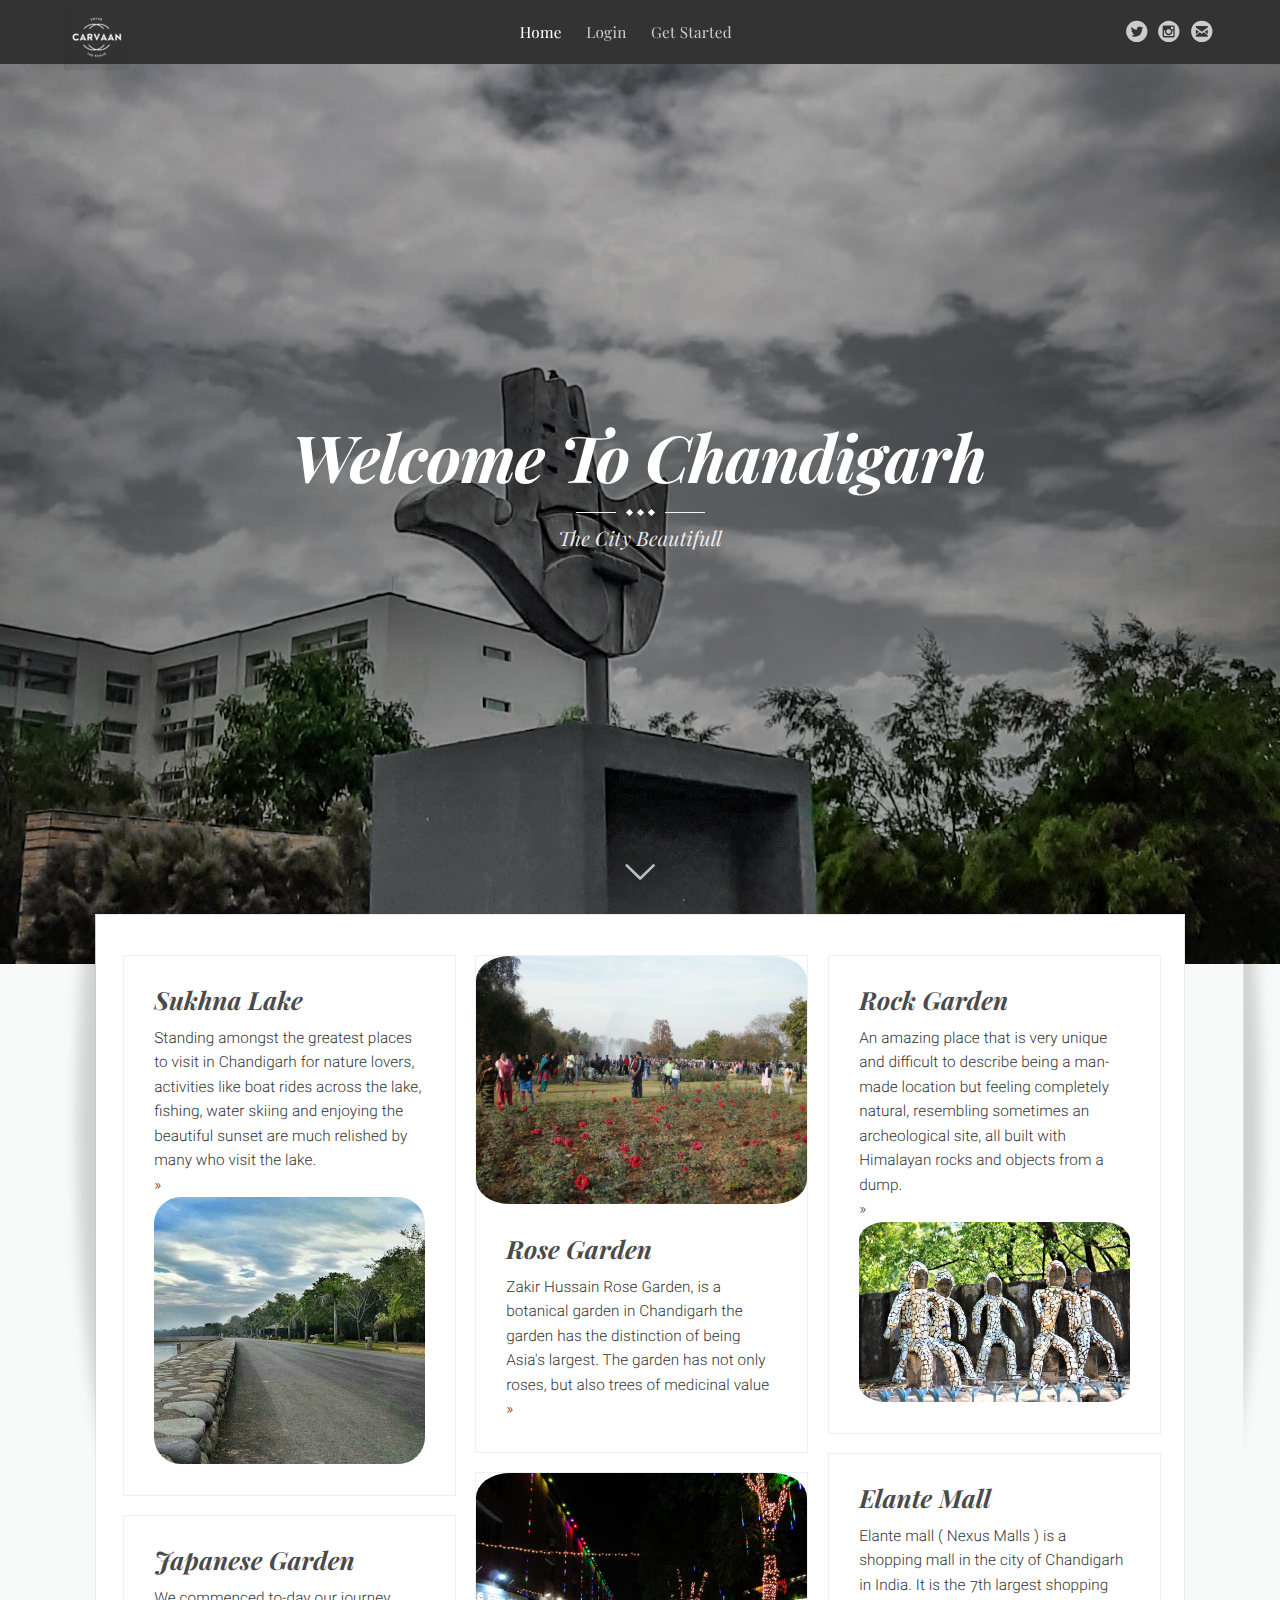
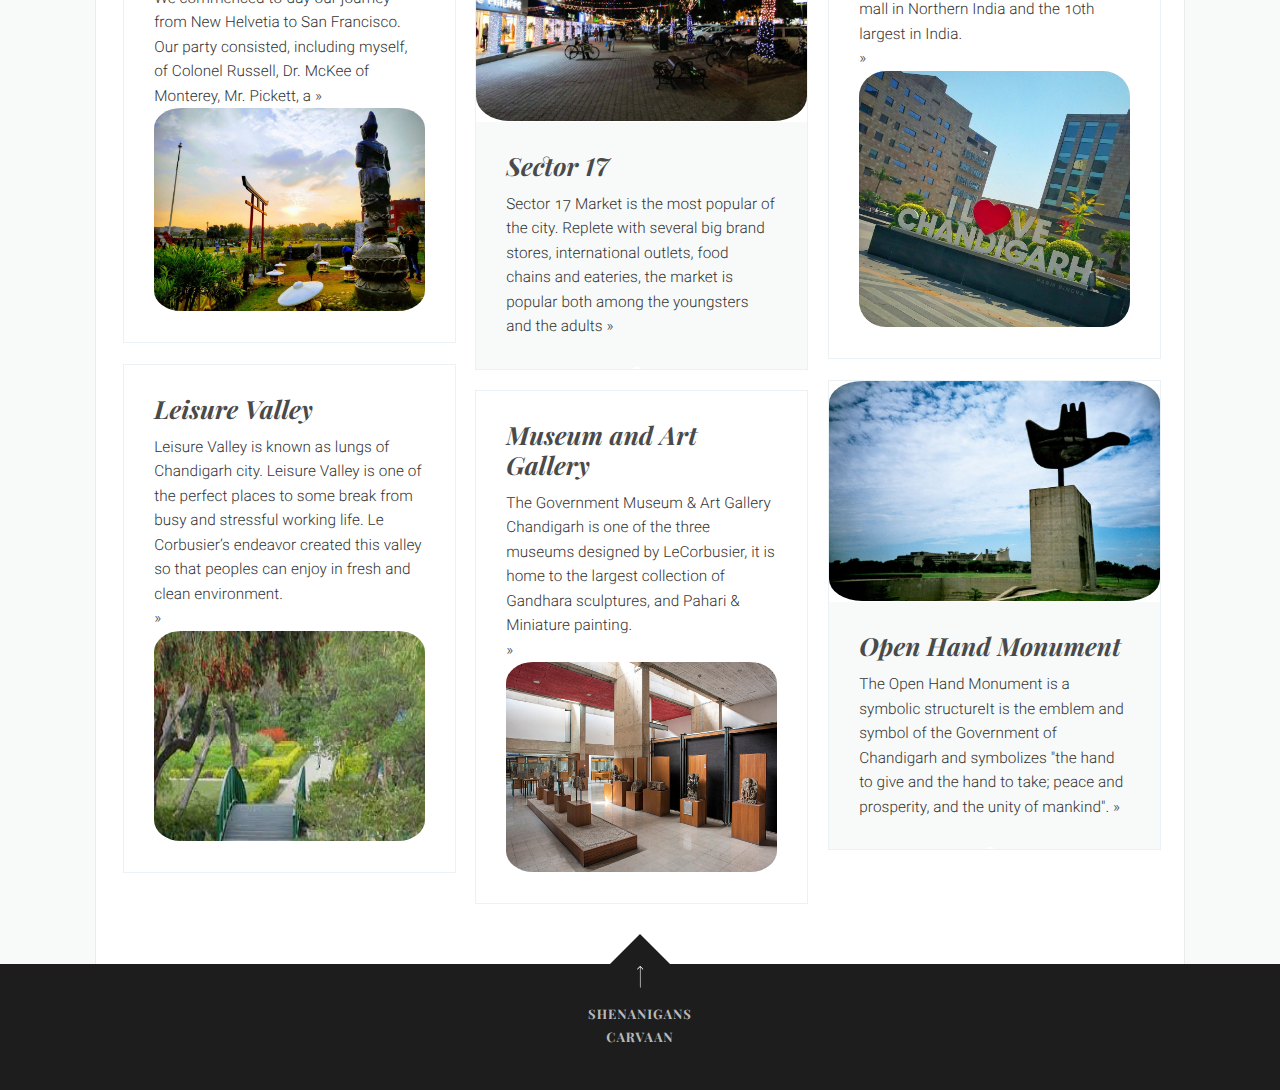
<file: index.html>
<!DOCTYPE html>
<html>
  <head>
    <meta charset="utf-8" />
    <meta http-equiv="X-UA-Compatible" content="IE=edge" />
    <title>Carvaan</title>
    <meta
      name="description"
      content="Thoughts, reviews and ideas since 1999."
    />
    <meta name="viewport" content="width=device-width, initial-scale=1.0" />
    <link rel="shortcut icon" href="#" /> 
    <link rel="stylesheet" type="text/css" href="assets/css/screen.css" />
    <link
      rel="stylesheet"
      type="text/css"
      href="https://fonts.googleapis.com/css?family=Roboto:400,300italic,300,400italic,700,700italic|Playfair+Display:400,700,400italic,700italic"
    />
  </head>
  <body class="home-template">
    <div class="site-wrapper">
      <nav class="main-nav overlay clearfix">
        <a class="blog-logo" href="index.html"
          ><img src="assets/img/logo.png" alt="Fashion Critiques"
        /></a>
        <ul id="menu">
          <li class="nav-home nav-current" role="presentation">
            <a href="index.html">Home</a>
          </li>

          <li class="nav-about-us" role="presentation">
            <a href="signin.html">Login</a>
          </li>
          <li class="nav-author-page" role="presentation">
            <a href="getstarted.html">Get Started</a>
          </li>
          <span class="socialheader">
            <a href="https://twitter.com/carvan__" target="blank"
              ><span class="symbol">circletwitterbird</span></a
            >
            <a
              href="https://www.instagram.com/carvan_entertherealm/?utm_medium=copy_link"
              target="blank"
              ><span class="symbol">circleinstagram</span></a
            >

            <a href="carvanenteranotherrealm@gmail.com" target="blank"
              ><span class="symbol">circleemail</span></a
            >
          </span>
        </ul>
      </nav>
      <header
        class="main-header"
        style="background-image: url(/assets/img/chdimage.jpg)"
      >
        <div class="vertical">
          <div class="main-header-content inner">
            <h1 class="page-title">Welcome To Chandigarh</h1>
            <div class="entry-title-divider">
              <span></span><span></span><span></span>
            </div>
            <h2 class="page-description">The City Beautifull</h2>
          </div>
        </div>
        <a class="scroll-down icon-arrow-left" href="#content" data-offset="-45"
          ><span class="hidden">Scroll Down</span></a
        >
      </header>
      <main id="content" class="content" role="main">
        <div class="wraps">
          <img src="/assets/img/shadow.png" class="wrapshadow" />
          <div class="grid">
            <div class="grid-item">
              <article class="post">
                <div class="wrapgriditem">
                  <header class="post-header">
                    <h2 class="post-title">
                      <a href="sukhna2.html">Sukhna Lake</a>
                    </h2>
                  </header>
                  <section class="post-excerpt">
                    <p>
                      Standing amongst the greatest places to visit in
                      Chandigarh for nature lovers, activities like boat rides
                      across the lake, fishing, water skiing and enjoying the
                      beautiful sunset are much relished by many who visit the
                      lake.
                      <br />
                      <a class="read-more" href="sukhna2.html">&raquo;</a>
                    </p>
                  </section>
                  <img
                    style="border-radius: 10%"
                    src="/assets/img/sukhna small 1.jpg"
                  />
                </div>
              </article>
            </div>
            <div class="grid-item">
              <article class="post tag-romance">
                <img
                  style="border-radius: 10%"
                  src="/assets/img/rose small 2.jpg"
                />
                <div class="wrapgriditem">
                  <header class="post-header">
                    <h2 class="post-title">
                      <a href="rose.html">Rose Garden</a>
                    </h2>
                  </header>
                  <section class="post-excerpt">
                    <p>
                      Zakir Hussain Rose Garden, is a botanical garden in
                      Chandigarh the garden has the distinction of being Asia's
                      largest. The garden has not only roses, but also trees of
                      medicinal value
                      <a class="read-more" href="rose.html">&raquo;</a>
                    </p>
                  </section>
                </div>
              </article>
            </div>
            <div class="grid-item">
              <article class="post">
                <div class="wrapgriditem">
                  <header class="post-header">
                    <h2 class="post-title">
                      <a href="rock.html">Rock Garden</a>
                    </h2>
                  </header>
                  <section class="post-excerpt">
                    <p>
                      An amazing place that is very unique and difficult to
                      describe being a man-made location but feeling completely
                      natural, resembling sometimes an archeological site, all
                      built with Himalayan rocks and objects from a dump.
                      <br />
                      <a class="read-more" href="rock.html">&raquo;</a>
                    </p>
                  </section>
                  <img
                    style="border-radius: 10%"
                    src="/assets/img/rock small 2.jpg"
                  />
                </div>
              </article>
            </div>
            <div class="grid-item">
              <article class="post tag-romance">
                <div class="wrapgriditem">
                  <header class="post-header">
                    <h2 class="post-title">
                      <a href="elante.html">Elante Mall</a>
                    </h2>
                  </header>
                  <section class="post-excerpt">
                    <p>
                      Elante mall ( Nexus Malls ) is a shopping mall in the city
                      of Chandigarh in India. It is the 7th largest shopping
                      mall in Northern India and the 10th largest in India.
                      <br />
                      <a class="read-more" href="elante.html">&raquo;</a>
                    </p>
                  </section>
                  <img
                    style="border-radius: 10%"
                    src="assets/img/elante small 2.jpg"
                  />
                </div>
              </article>
            </div>
            <div class="grid-item">
              <article class="post tag-romance featured">
                <img
                  style="border-radius: 10%"
                  src="assets/img/17 small 1.jpg"
                />

                <div class="wrapgriditem">
                  <header class="post-header">
                    <h2 class="post-title">
                      <a href="/17market.html">Sector 17</a>
                    </h2>
                  </header>
                  <section class="post-excerpt">
                    <p>
                      Sector 17 Market is the most popular of the city. Replete
                      with several big brand stores, international outlets, food
                      chains and eateries, the market is popular both among the
                      youngsters and the adults
                      <a class="read-more" href="/17market.html">&raquo;</a>
                    </p>
                  </section>
                </div>
              </article>
            </div>
            <div class="grid-item">
              <article class="post">
                <div class="wrapgriditem">
                  <header class="post-header">
                    <h2 class="post-title">
                      <a href="japan.html">Japanese Garden</a>
                    </h2>
                  </header>
                  <section class="post-excerpt">
                    <p>
                      We commenced to-day our journey from New Helvetia to San
                      Francisco. Our party consisted, including myself, of
                      Colonel Russell, Dr. McKee of Monterey, Mr. Pickett, a
                      <a class="read-more" href="japan.html">&raquo;</a>
                    </p>
                  </section>
                  <img
                    style="border-radius: 10%"
                    src="assets/img/japan small 1.png"
                  />
                </div>
              </article>
            </div>
            <div class="grid-item">
              <article class="post tag-romance">
                <div class="wrapgriditem">
                  <header class="post-header">
                    <h2 class="post-title">
                      <a href="leisure.html">Leisure Valley</a>
                    </h2>
                  </header>
                  <section class="post-excerpt">
                    <p>
                      Leisure Valley is known as lungs of Chandigarh city.
                      Leisure Valley is one of the perfect places to some break
                      from busy and stressful working life. Le Corbusier’s
                      endeavor created this valley so that peoples can enjoy in
                      fresh and clean environment.
                      <br />
                      <a class="read-more" href="leisure.html">&raquo;</a>
                    </p>
                  </section>
                  <img
                    style="border-radius: 10%"
                    src="assets/img/leisure small 1.jpg"
                    width="400"
                    height="210"
                  />
                </div>
              </article>
            </div>
            <div class="grid-item">
              <article class="post featured">
                <img
                style="border-radius: 10%"
                src="assets/img/open small 2.jpg"
              />
                <div class="wrapgriditem">
                  <header class="post-header">
                    <h2 class="post-title">
                      <a href="open.html">Open Hand Monument</a>
                    </h2>
                  </header>
                  <section class="post-excerpt">
                    <p>
                      The Open Hand Monument is a symbolic structureIt is the
                      emblem and symbol of the Government of Chandigarh and
                      symbolizes "the hand to give and the hand to take; peace
                      and prosperity, and the unity of mankind".
                      <a class="read-more" href="open.html">&raquo;</a>
                    </p>
                  </section>

                </div>
              </article>
            </div>
            <div class="grid-item">
              <article class="post">

                <div class="wrapgriditem">
                  <header class="post-header">
                    <h2 class="post-title">
                      <a href="museum.html">Museum and Art Gallery</a>
                    </h2>
                  </header>
                  <section class="post-excerpt">
                    <p>
                      The Government Museum & Art Gallery Chandigarh is one of
                      the three museums designed by LeCorbusier, it is home to
                      the largest collection of Gandhara sculptures, and Pahari
                      & Miniature painting.
                      <br />
                      <a class="read-more" href="museum.html">&raquo;</a>
                    </p>
                  </section>
                  <img
                  style="border-radius: 10%"
                  src="assets/img/museum small 3.jpeg"
                  width="400"
                  height="210"
                />
                </div>
              </article>
            </div>
          </div>
        </div>
      </main>
      <footer class="site-footer clearfix">
        <a href="#top" id="back-to-top" class="back-top"></a>
        <div class="text-center">
          <a href="#">Shenanigans </a> <br />
          <a href="#">Carvaan</a>
        </div>
      </footer>
    </div>
    <script
      type="text/javascript"
      src="https://code.jquery.com/jquery-1.11.3.min.js"
    ></script>
    <script type="text/javascript" src="assets/js/masonry.min.js"></script>
    <script type="text/javascript" src="assets/js/jquery.fitvids.js"></script>
    <script type="text/javascript" src="assets/js/index.js"></script>
  </body>
</html>
</file>
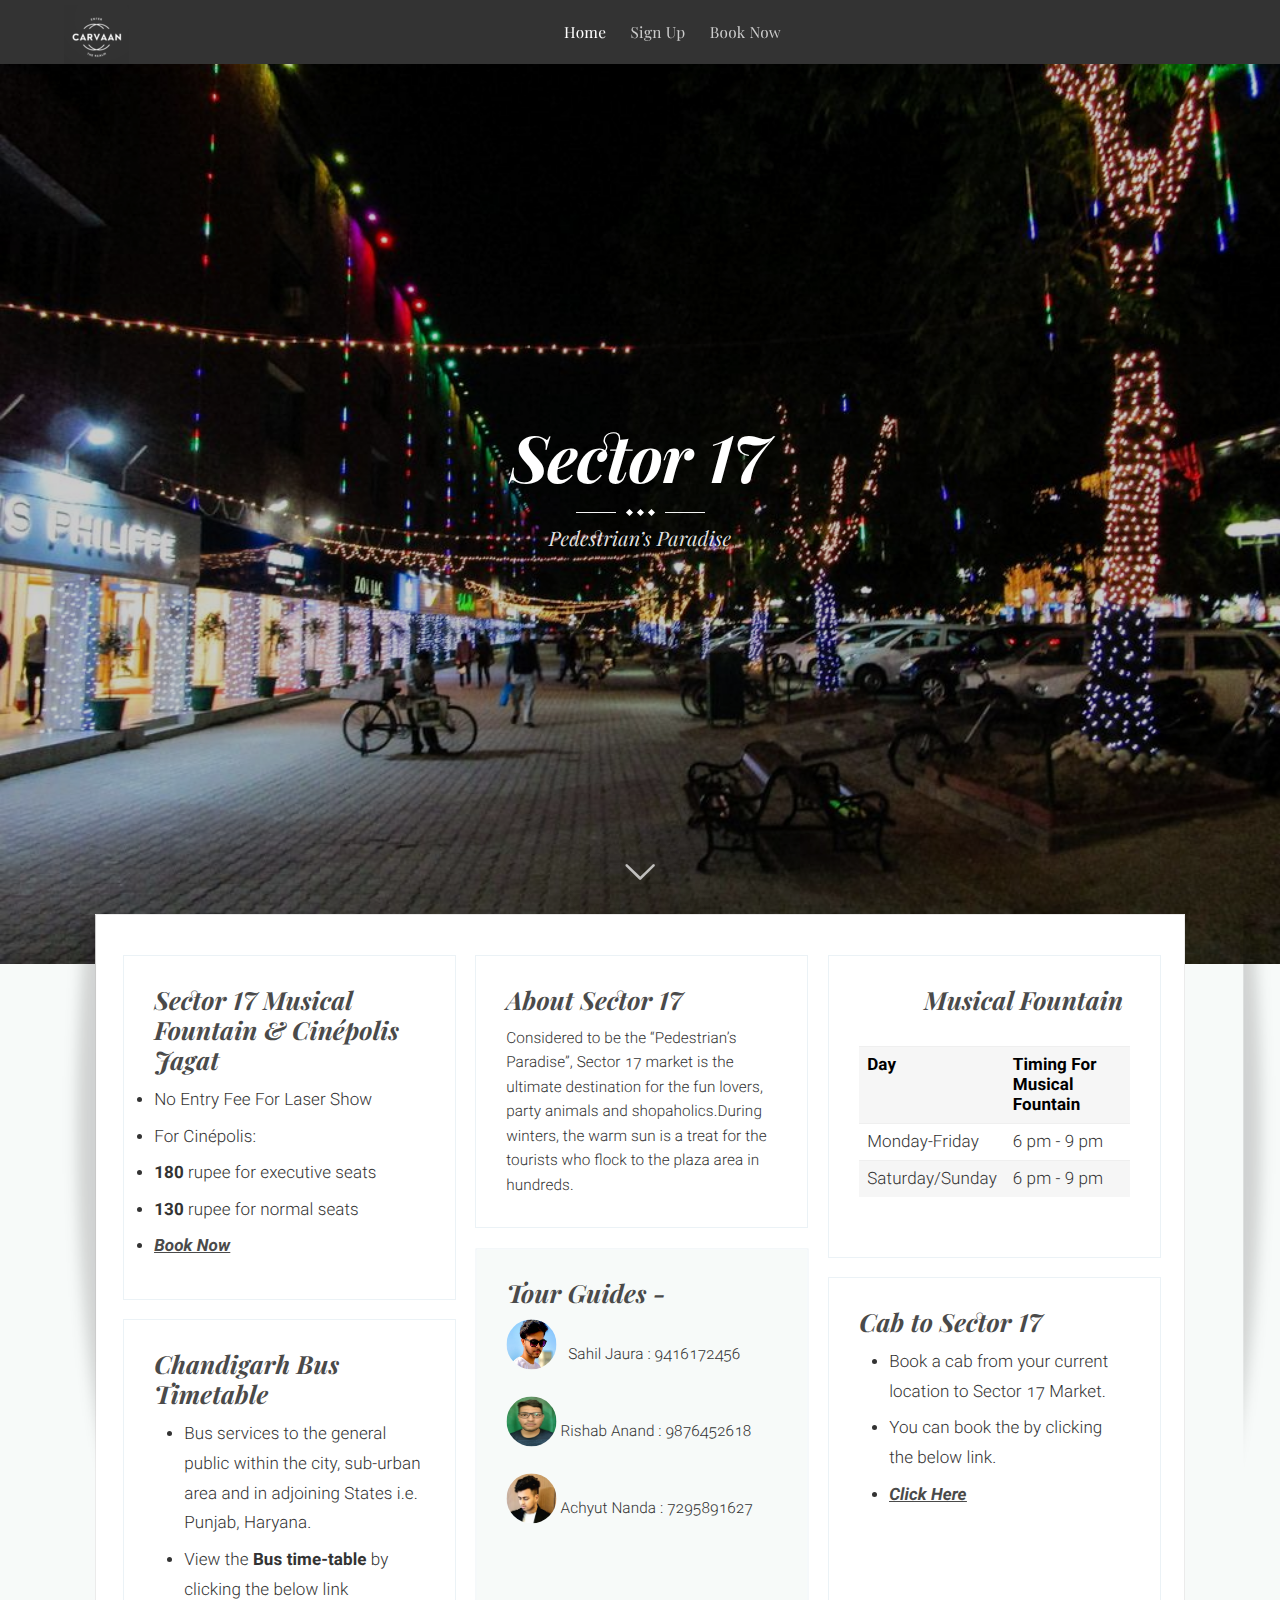
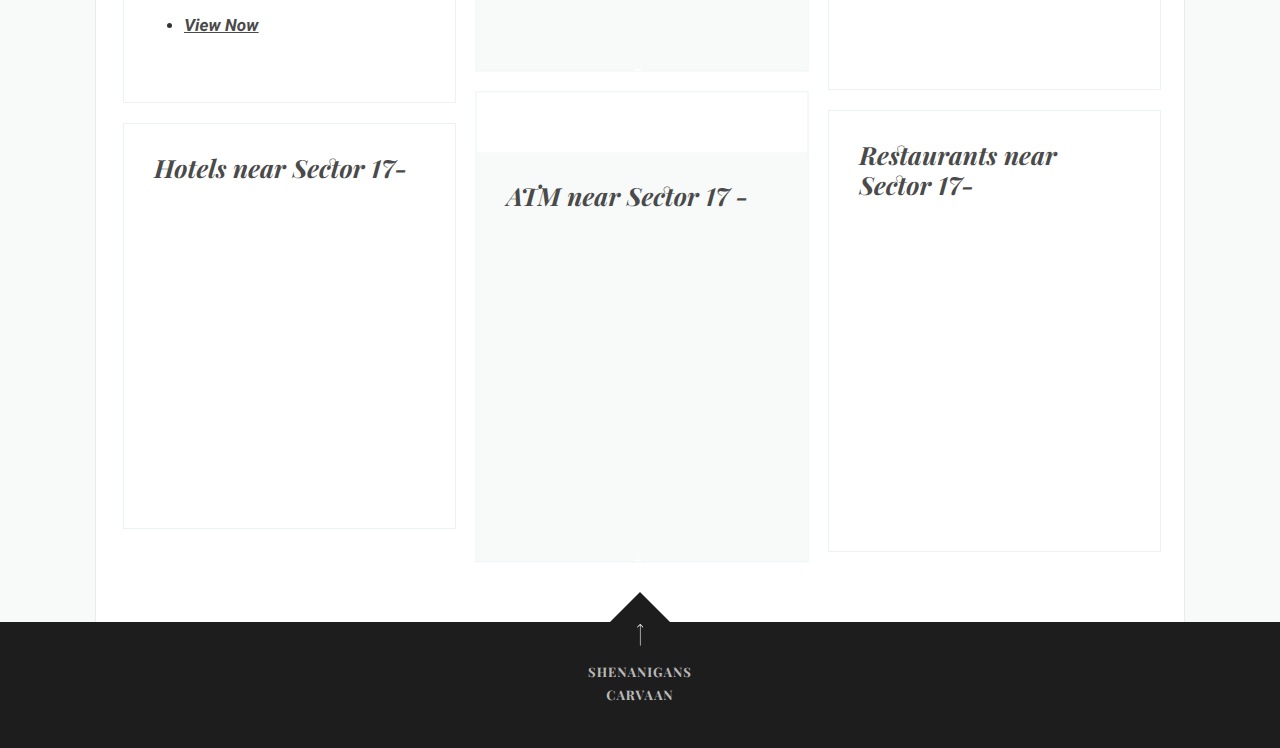
<file: 17market.html>
<!DOCTYPE html>
<html>
  <head>
    <meta charset="utf-8" />
    <meta http-equiv="X-UA-Compatible" content="IE=edge" />
    <title>Sector 17</title>
    <meta
      name="description"
      content="Thoughts, reviews and ideas since 1999."
    />
    <meta name="viewport" content="width=device-width, initial-scale=1.0" />
    <link rel="shortcut icon" href="#" />
    <link rel="stylesheet" type="text/css" href="assets/css/screen.css" />
    <link
      rel="stylesheet"
      type="text/css"
      href="https://fonts.googleapis.com/css?family=Roboto:400,300italic,300,400italic,700,700italic|Playfair+Display:400,700,400italic,700italic"
    />
  </head>
  <body class="home-template">
    <div class="site-wrapper">
      <nav class="main-nav overlay clearfix">
        <a class="blog-logo" href="index.html"
          ><img src="assets/img/logo.png" alt="Fashion Critiques "
        /></a>
        <ul id="menu">
          <li class="nav-home nav-current" role="presentation">
            <a href="index.html">Home</a>
          </li>
          <li class="nav-article-example" role="presentation">
            <a href="getstarted.html" target="blank">Sign Up</a>
          </li>
          <li class="nav-article-example" role="presentation">
            <a
              href="thankyou.html"
              onclick="window.open('https://in.bookmyshow.com/explore/home/chandigarh');"
              >Book Now</a
            >
          </li>
        </ul>
      </nav>

      <header
        class="main-header"
        style="background-image: url(assets/img/17\ small\ 1.jpg)"
      >
        <div class="vertical">
          <div class="main-header-content inner">
            <h1 class="page-title">Sector 17</h1>
            <div class="entry-title-divider">
              <span></span><span></span><span></span>
            </div>
            <h2 class="page-description">
                Pedestrian’s Paradise
            </h2>
          </div>
        </div>
        <a class="scroll-down icon-arrow-left" href="#content" data-offset="-45"
          ><span class="hidden">Scroll Down</span></a
        >
      </header>
      <main id="content" class="content" role="main">
        <div class="wraps">
          <img src="assets/img/shadow.png" class="wrapshadow" />
          <div class="grid">
            <div class="grid-item">
              <article class="post">
                <div class="wrapgriditem">
                  <header class="post-header">
                    <h2 class="post-title">
                      <a
                        href="#"
                        >Sector 17 Musical Fountain & Cinépolis Jagat </a
                      >
                    </h2>
                  </header>
                  <section class="post-excerpt">
                    <p>
                      <li>No Entry Fee For Laser Show</li>
                      <li>For Cinépolis:</li>
                      <li><b>180</b> rupee for executive seats</li>
                      <li><b>130</b> rupee for normal seats</li>
                      <li>
                        <a
                          href="thankyou.html"
                          onclick="window.open('https://in.bookmyshow.com/explore/home/chandigarh');"
                          ><b><i><u>Book Now</u></i></b></a
                        >
                      </li>
                    </p>
                  </section>
                </div>
              </article>
            </div>
            <div class="grid-item">
              <article class="post tag-romance">
                <a href="#"></a>
                <div class="wrapgriditem">
                  <header class="post-header">
                    <h2 class="post-title">
                      <a
                        href="#"
                        >About Sector 17</a
                      >
                    </h2>
                  </header>
                  <section class="post-excerpt">
                    <p>
                        Considered to be the “Pedestrian’s Paradise”, Sector 17 market is the ultimate destination for the fun lovers, party animals and shopaholics.During winters, the warm sun is a treat for the tourists who flock to the plaza area in hundreds. 

                      <a class="read-more" href="article.html"></a>
                    </p>
                  </section>
                </div>
              </article>
            </div>
            <div class="grid-item">
              <article class="post">
                <div class="wrapgriditem">
                  <header class="post-header">
                    <h2 class="post-title">
                      <a
                        href="#"
                        >&nbsp;&nbsp;&nbsp;&nbsp;&nbsp;&nbsp;&nbsp;&nbsp;&nbsp; Musical Fountain</a
                      >
                    </h2>
                  </header>
                  <section class="post-excerpt">
                    <table>
                      <tr>
                        <th>Day</th>
                        <th>Timing For Musical Fountain</th>
                      </tr>
                      <tr>
                        <td>Monday-Friday</td>
                        <td>6 pm - 9 pm</td>
                      </tr>
                      <tr>
                        <td>Saturday/Sunday</td>
                        <td>6 pm - 9 pm</td>
                      </tr>
                    </table>
                  </section>
                </div>
              </article>
            </div>

            <div class="grid-item">
              <article class="post tag-romance featured">
                <div class="wrapgriditem">
                  <header class="post-header">
                    <h2 class="post-title">
                      <a href="#">Tour Guides -</a>
                    </h2>
                  </header>
                  <section class="post-excerpt">
                    <p>
                        <img style="border-radius: 50%;" src="/assets/img/sahil.jpg" alt="" width="50" height="50" > &nbsp; Sahil Jaura : 9416172456
                    </p>
                    <br>
                    <p>
                        <img style="border-radius: 50%;" src="/assets/img/rishabh.jpeg" alt="" width="50" height="50" > Rishab Anand : 9876452618

                    </p>
                    <br>
                    <p>
                        <img style="border-radius: 50%;" src="/assets/img/nanda.jpeg" alt="" width="50" height="50" > Achyut Nanda : 7295891627

                    </p>
                    <br><br><br><br>
                  </section>
                </div>
              </article>
            </div>
            <div class="grid-item">
                <article class="post tag-romance">
                  <div class="wrapgriditem">
                    <header class="post-header">
                      <h2 class="post-title">
                        <a href="#">Cab to Sector 17 </a>
                      </h2>
                    </header>
                    <section class="post-excerpt">
                      <p>
                          <ul>
                              <li>Book a cab from your current location to Sector 17 Market.</li>
                              <li>You can book the by clicking the below link.</li>
                              <li><b><u><i><a href="https://m.uber.com/looking?drop%5B0%5D=%7B%22latitude%22%3A30.739471%2C%22longitude%22%3A76.78253330000001%2C%22addressLine1%22%3A%22Sector%2017%20Market%22%2C%22addressLine2%22%3A%22Jan%20Marg%2C%20Shopping%20Plaza%2C%20Sector%2017%2C%20Chandigarh%2C%20India%22%2C%22id%22%3A%22ChIJQexoUwrtDzkR1EnqQLuQwj4%22%2C%22provider%22%3A%22google_places%22%2C%22index%22%3A0%7D&pickup=%7B%22latitude%22%3A30.7672898%2C%22longitude%22%3A76.7869762%2C%22addressLine1%22%3A%22Punjab%20Engineering%20College%22%2C%22addressLine2%22%3A%22Sector%2012%2C%20Chandigarh%2C%20India%22%2C%22id%22%3A%22ChIJS0BchILyDzkR6cbcy_dLhMA%22%2C%22provider%22%3A%22google_places%22%2C%22index%22%3A0%7D&vehicle=2021" target="blank">Click Here</a></i></u></b></li>
                          </ul>
                      </p>
                      <br><br><br><br>
                    </section>
  
                  </div>
                </article>
              </div>

            <div class="grid-item">
              <article class="post">
                
                <div class="wrapgriditem">
                  <header class="post-header">
                    <h2 class="post-title">
                      <a href="https://chdctu.gov.in/" target="blank">Chandigarh Bus Timetable</a>
                    </h2>
                  </header>
                  <section class="post-excerpt">
                    <p>
            <ul>
                <li>
                    Bus services to the general public within the city, sub-urban area and in adjoining States i.e. Punjab, Haryana.
                </li>
                <li>View the <b>Bus time-table</b> by clicking the below link</li>
                <li>
                    <a href="https://ctucitybus.com/#/ViewLocations" target="blank"
                    ><b><i><u>View Now</u></i></b></a
                    >
                </li>
            </ul>
                    </p>
                  </section>
                </div>
              </article>
            </div>
            <div class="grid-item">
                <article class="post featured">
                  
                    <br>
                    <br>
                  <div class="wrapgriditem">
                    <header class="post-header">
                      <h2 class="post-title">
                        <a href="#">ATM near Sector 17 -</a>
                      </h2>
                    </header>
                    <section class="post-excerpt">
                        <iframe src="https://www.google.com/maps/embed?pb=!1m16!1m12!1m3!1d6858.429959958449!2d76.77791687446768!3d30.740462279613013!2m3!1f0!2f0!3f0!3m2!1i1024!2i768!4f13.1!2m1!1satms%20near%20Sector%2017%20market!5e0!3m2!1sen!2sin!4v1648835836302!5m2!1sen!2sin" width="280" height="260" style="border:0;" allowfullscreen="" loading="lazy" referrerpolicy="no-referrer-when-downgrade"></iframe>
                    </section>
                  </div>
                </article>
              </div>
              <div class="grid-item">
                <article class="post tag-romance">
                  <div class="wrapgriditem">
                    <header class="post-header">
                      <h2 class="post-title">
                        <a href="#">Restaurants near Sector 17-</a>
                      </h2>
                    </header>
                    <section class="post-excerpt">
                        <iframe src="https://www.google.com/maps/embed?pb=!1m16!1m12!1m3!1d6858.429970417773!2d76.77791687392077!3d30.740462132688332!2m3!1f0!2f0!3f0!3m2!1i1024!2i768!4f13.1!2m1!1srestraunts%20near%20Sector%2017%20market!5e0!3m2!1sen!2sin!4v1648835902490!5m2!1sen!2sin" width="280" height="260" style="border:0;" allowfullscreen="" loading="lazy" referrerpolicy="no-referrer-when-downgrade"></iframe>
                    </section>
                    
                  </div>
                </article>
              </div>

            <div class="grid-item">
              <article class="post">
                <div class="wrapgriditem">
                  <header class="post-header">
                    <h2 class="post-title">
                      <a href="#">Hotels near Sector 17-</a>
                    </h2>
                  </header>
                  <section class="post-excerpt">
                    <p>
                        <iframe src="https://www.google.com/maps/embed?pb=!1m16!1m12!1m3!1d6858.429949499136!2d76.77791687501467!3d30.74046242653754!2m3!1f0!2f0!3f0!3m2!1i1024!2i768!4f13.1!2m1!1sHotels%20near%20Sector%2017%20market!5e0!3m2!1sen!2sin!4v1648835703569!5m2!1sen!2sin" width="280" height="260" style="border:0;" allowfullscreen="" loading="lazy" referrerpolicy="no-referrer-when-downgrade"></iframe>
                    </p>
                  </section>
                </div>
              </article>
            </div>
          </div>
        </div>
      </main>
      <footer class="site-footer clearfix">
        <a href="#top" id="back-to-top" class="back-top"></a>
        <div class="text-center">
            <a href="#">Shenanigans </a> <br />
            <a href="#">Carvaan</a>
          </div>
      </footer>
    </div>
    <script
      type="text/javascript"
      src="https://code.jquery.com/jquery-1.11.3.min.js"
    ></script>
    <script type="text/javascript" src="assets/js/masonry.min.js"></script>
    <script type="text/javascript" src="assets/js/jquery.fitvids.js"></script>
    <script type="text/javascript" src="assets/js/index.js"></script>
  </body>
</html>
</file>
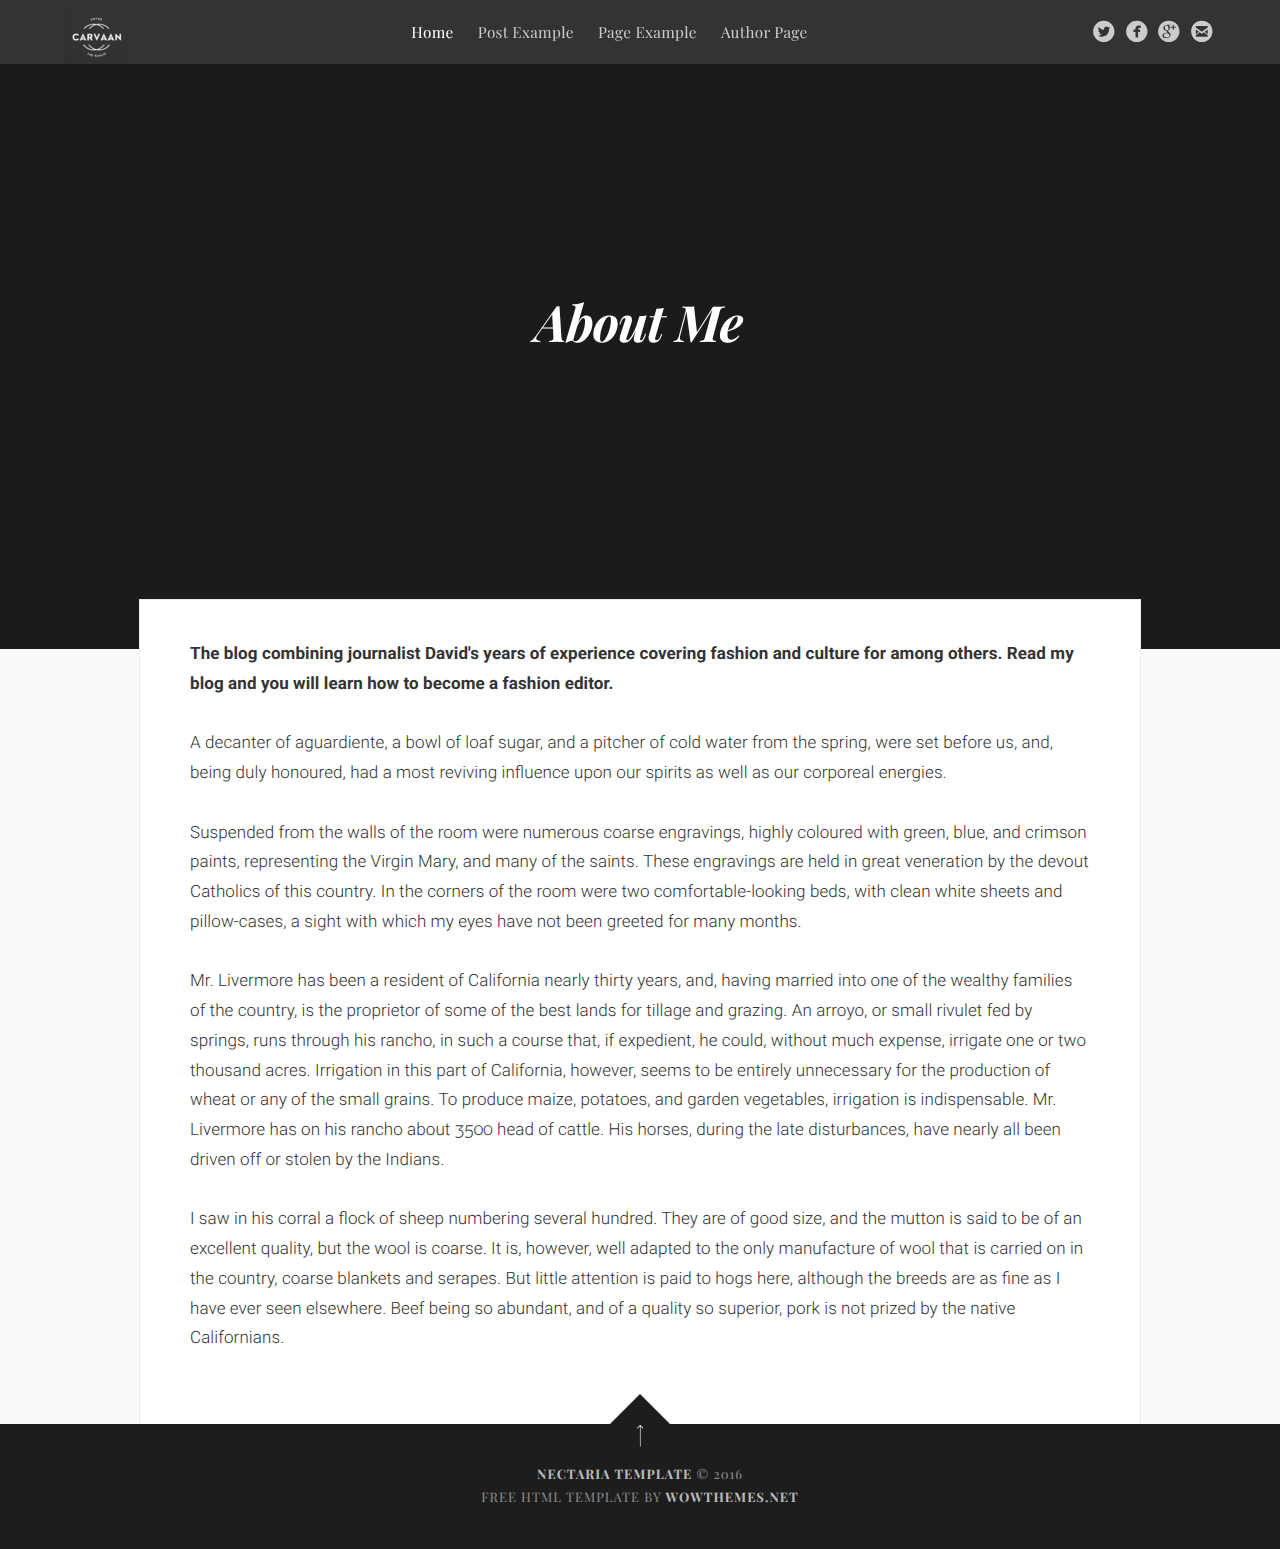
<file: about.html>
<!DOCTYPE html>
<html>
<head>
<meta charset="utf-8"/>
<meta http-equiv="X-UA-Compatible" content="IE=edge"/>
<title>Nectaria - Free HTML Template by WowThemes.net</title>
<meta name="description" content="Thoughts, reviews and ideas since 1999."/>
<meta name="viewport" content="width=device-width, initial-scale=1.0"/>
<link rel="shortcut icon" href="#">
<link rel="stylesheet" type="text/css" href="assets/css/screen.css"/>
<link rel="stylesheet" type="text/css" href="https://fonts.googleapis.com/css?family=Roboto:400,300italic,300,400italic,700,700italic|Playfair+Display:400,700,400italic,700italic"/>
</head>
<body class="post-template page-template page">
<div class="site-wrapper">
	<nav class="main-nav overlay clearfix">
	<a class="blog-logo" href="index.html"><img src="assets/img/logo.png" alt="Fashion Critiques"/></a>
	<ul id="menu">
		<li class="nav-home nav-current" role="presentation"><a href="index.html">Home</a></li>
		<li class="nav-article-example" role="presentation"><a href="article.html">Post Example</a></li>
		<li class="nav-about-us" role="presentation"><a href="about.html">Page Example</a></li>
		<li class="nav-author-page" role="presentation"><a href="author.html">Author Page</a></li>
		<span class="socialheader">
		<a href="#"><span class='symbol'>circletwitterbird</span></a>
		<a href="#"><span class='symbol'>circlefacebook</span></a>
		<a href="#"><span class='symbol'>circlegoogleplus</span></a>
		<a href="mailto:wowthemesnet@gmail.com"><span class='symbol'>circleemail</span></a>
		</span>
	</ul>
	</nav>
	<header class="main-header post-head " style="background-image: url(http://s3.amazonaws.com/caymandemo/wp-content/uploads/sites/10/2015/10/10174958/fas-compressor.jpg)">
	<div class="vertical">
		<div class="main-header-content inner">
			<h1 class="post-title">About Me</h1>
		</div>
	</div>
	</header>
	<main class="content" role="main">
	<article class="post tag-fashion tag-art page">
	<section class="post-content">
	<p>
		<strong>The blog combining journalist David's years of experience covering fashion and culture for among others. Read my blog and you will learn how to become a fashion editor.</strong>
	</p>
	<p>
		A decanter of aguardiente, a bowl of loaf sugar, and a pitcher of cold water from the spring, were set before us, and, being duly honoured, had a most reviving influence upon our spirits as well as our corporeal energies.
	</p>
	<p>
		Suspended from the walls of the room were numerous coarse engravings, highly coloured with green, blue, and crimson paints, representing the Virgin Mary, and many of the saints. These engravings are held in great veneration by the devout Catholics of this country. In the corners of the room were two comfortable-looking beds, with clean white sheets and pillow-cases, a sight with which my eyes have not been greeted for many months.
	</p>
	<p>
		Mr. Livermore has been a resident of California nearly thirty years, and, having married into one of the wealthy families of the country, is the proprietor of some of the best lands for tillage and grazing. An arroyo, or small rivulet fed by springs, runs through his rancho, in such a course that, if expedient, he could, without much expense, irrigate one or two thousand acres. Irrigation in this part of California, however, seems to be entirely unnecessary for the production of wheat or any of the small grains. To produce maize, potatoes, and garden vegetables, irrigation is indispensable. Mr. Livermore has on his rancho about 3500 head of cattle. His horses, during the late disturbances, have nearly all been driven off or stolen by the Indians.
	</p>
	<p>
		I saw in his corral a flock of sheep numbering several hundred. They are of good size, and the mutton is said to be of an excellent quality, but the wool is coarse. It is, however, well adapted to the only manufacture of wool that is carried on in the country, coarse blankets and serapes. But little attention is paid to hogs here, although the breeds are as fine as I have ever seen elsewhere. Beef being so abundant, and of a quality so superior, pork is not prized by the native Californians.
	</p>
	</section>
	</article>
	</main>
	<footer class="site-footer clearfix">
	<a href="#top" id="back-to-top" class="back-top"></a>
	<div class="text-center">
		<a href="index.html">Nectaria Template</a> &copy; 2016<br/>
		Free HTML Template by <a href="https://wowthemes.net">WowThemes.net</a>
	</div>
	</footer>
</div>
<script type="text/javascript" src="https://code.jquery.com/jquery-1.11.3.min.js"></script>
<script type="text/javascript" src="assets/js/masonry.min.js"></script>
<script type="text/javascript" src="assets/js/jquery.fitvids.js"></script>
<script type="text/javascript" src="assets/js/index.js"></script>
</body>
</html>
</file>
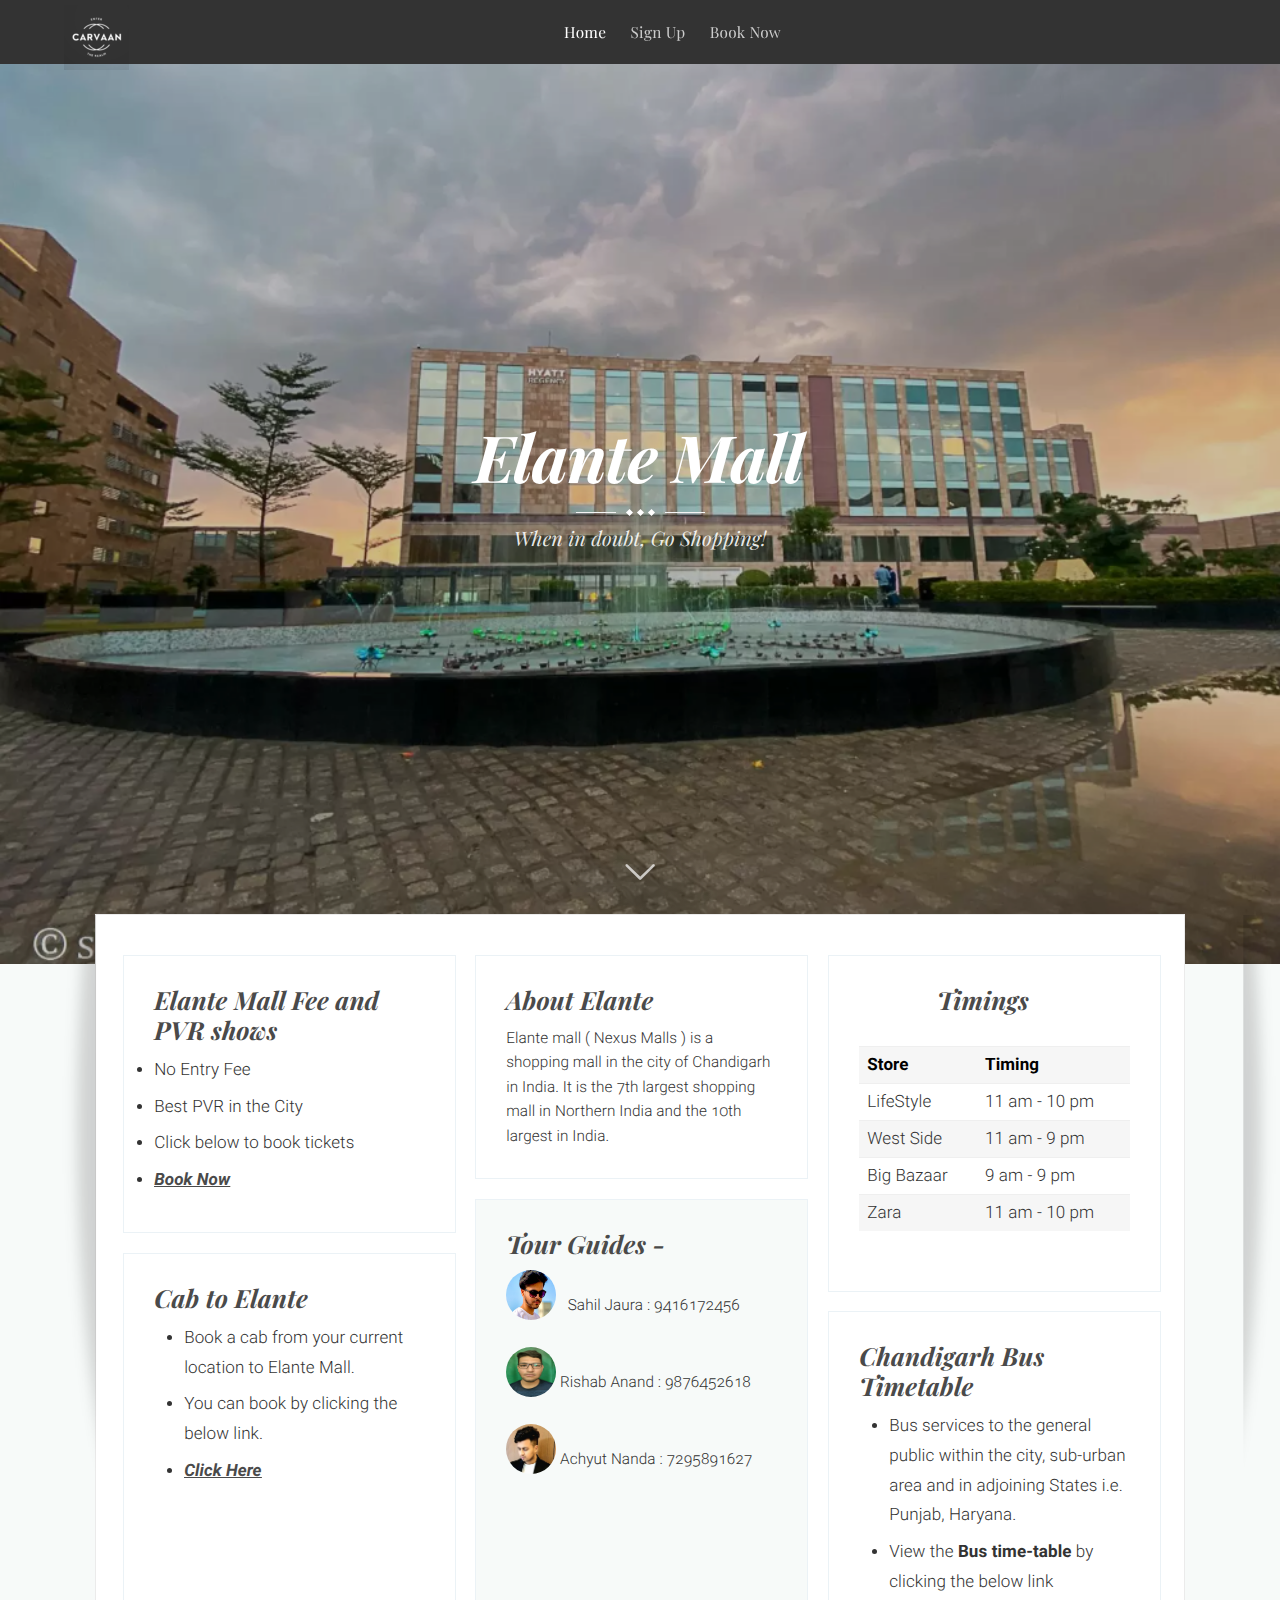
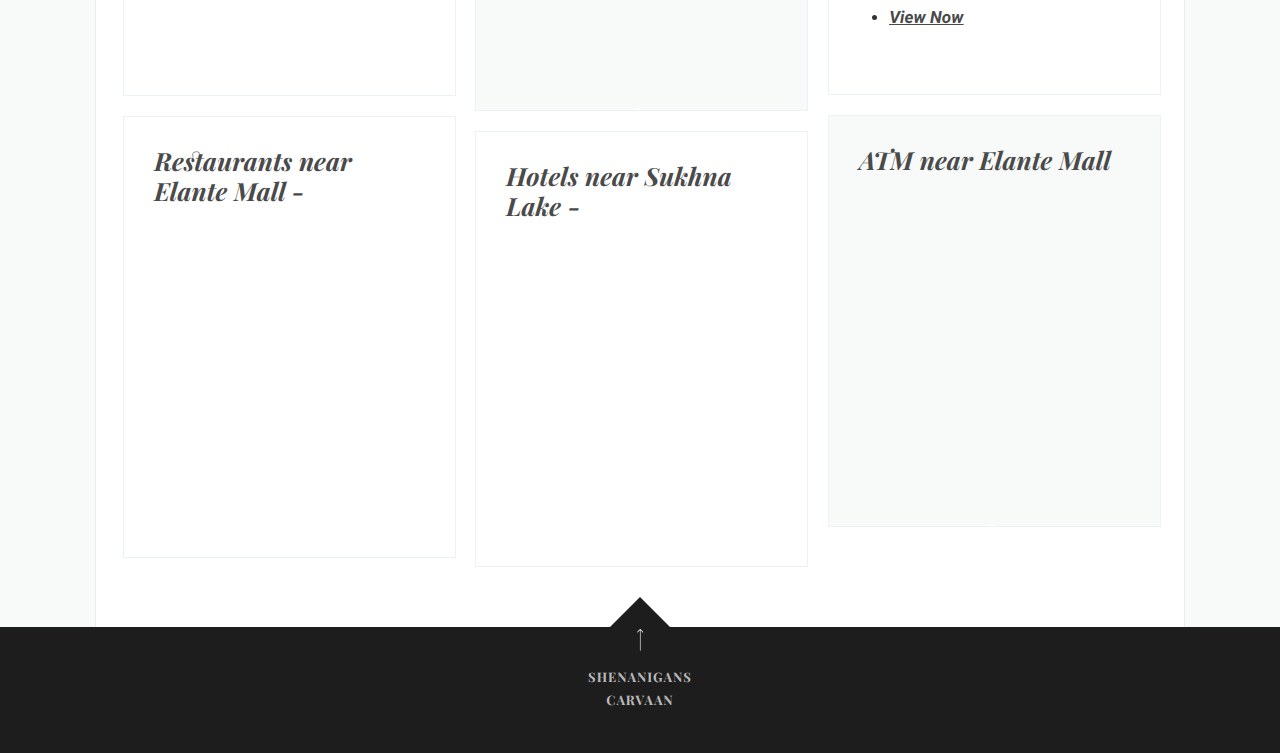
<file: elante.html>
<!DOCTYPE html>
<html>
  <head>
    <meta charset="utf-8" />
    <meta http-equiv="X-UA-Compatible" content="IE=edge" />
    <title>Elante</title>
    <meta
      name="description"
      content="Thoughts, reviews and ideas since 1999."
    />
    <meta name="viewport" content="width=device-width, initial-scale=1.0" />
    <link rel="shortcut icon" href="#" />
    <link rel="stylesheet" type="text/css" href="assets/css/screen.css" />
    <link
      rel="stylesheet"
      type="text/css"
      href="https://fonts.googleapis.com/css?family=Roboto:400,300italic,300,400italic,700,700italic|Playfair+Display:400,700,400italic,700italic"
    />
  </head>
  <body class="home-template">
    <div class="site-wrapper">
      <nav class="main-nav overlay clearfix">
        <a class="blog-logo" href="index.html"
          ><img src="assets/img/logo.png" alt="Fashion Critiques "
        /></a>
        <ul id="menu">
          <li class="nav-home nav-current" role="presentation">
            <a href="index.html">Home</a>
          </li>
          <li class="nav-article-example" role="presentation">
            <a href="getstarted.html" target="blank">Sign Up</a>
          </li>
          <li class="nav-article-example" role="presentation">
            <a href="https://in.bookmyshow.com/explore/home/chandigarh?utm_source=google&utm_medium=cpc&utm_campaign=BAU_Movies_Search_Brand_Focus_Exact_2021&utm_adgroup=Brand_Core&utm_term=bookmyshow&gclid=CjwKCAjwxZqSBhAHEiwASr9n9K-R1Fd6G8mfOPr6IsffGDXu-igahdhSbxkp349x6S-bnpqlT8OjmBoCXugQAvD_BwE" target="blank">Book Now</a>
          </li>
        </ul>
      </nav>

      <header
        class="main-header"
        style="background-image: url(assets/img/elant\ small\ 4.png)"
      >
        <div class="vertical">
          <div class="main-header-content inner">
            <h1 class="page-title">Elante Mall</h1>
            <div class="entry-title-divider">
              <span></span><span></span><span></span>
            </div>
            <h2 class="page-description">
              When in doubt, Go Shopping!
            </h2>
          </div>
        </div>
        <a class="scroll-down icon-arrow-left" href="#content" data-offset="-45"
          ><span class="hidden">Scroll Down</span></a
        >
      </header>
      <main id="content" class="content" role="main">
        <div class="wraps">
          <img src="assets/img/shadow.png" class="wrapshadow" />
          <div class="grid">
            <div class="grid-item">
              <article class="post">
                <div class="wrapgriditem">
                  <header class="post-header">
                    <h2 class="post-title">
                      <a
                        href="#"
                        
                        >Elante Mall Fee and PVR shows</a
                      >
                    </h2>
                  </header>
                  <section class="post-excerpt">
                    <p>
                      <li>No Entry Fee</li>
                      <li>Best PVR in the City</li>
                      <li>Click below to book tickets</li>
                        <li><a href="https://in.bookmyshow.com/explore/home/chandigarh?utm_source=google&utm_medium=cpc&utm_campaign=BAU_Movies_Search_Brand_Focus_Exact_2021&utm_adgroup=Brand_Core&utm_term=bookmyshow&gclid=CjwKCAjwxZqSBhAHEiwASr9n9K-R1Fd6G8mfOPr6IsffGDXu-igahdhSbxkp349x6S-bnpqlT8OjmBoCXugQAvD_BwE" target="blank"><b><i><u>Book Now</u></i></b></a></li>
                    </p>
                  </section>
                </div>
              </article>
            </div>
            <div class="grid-item">
              <article class="post tag-romance">
                <a href="article.html"></a>
                <div class="wrapgriditem">
                  <header class="post-header">
                    <h2 class="post-title">
                      <a
                        href="https://en.wikipedia.org/wiki/Elante_Mall"
                        target="blank"
                        >About Elante</a
                      >
                    </h2>
                  </header>
                  <section class="post-excerpt">
                    <p>
                        Elante mall ( Nexus Malls ) is a shopping mall in the city of Chandigarh in India. It is the 7th largest shopping mall in Northern India and the 10th largest in India.
                    </p>
                  </section>
                </div>
              </article>
            </div>
            <div class="grid-item">
              <article class="post">
                <div class="wrapgriditem">
                  <header class="post-header">
                    <h2 class="post-title">
                      <a
                        href="#"
                        
                        >&nbsp;&nbsp;&nbsp;&nbsp;&nbsp;&nbsp;&nbsp;&nbsp;&nbsp;&nbsp;&nbsp;&nbsp;Timings</a
                      >
                    </h2>
                  </header>
                  <section class="post-excerpt">
                    <table>
                      <tr>
                        <th>Store</th>
                        <th>Timing</th>
                      </tr>
                      <tr>
                        <td>LifeStyle</td>
                        <td>11 am - 10 pm</td>
                      </tr>
                      <tr>
                        <td>West Side</td>
                        <td>11 am - 9 pm</td>
                      </tr>
                      <tr>
                        <td>Big Bazaar</td>
                        <td>9 am - 9 pm</td>
                      </tr>
                      <tr>
                        <td>Zara</td>
                        <td>11 am - 10 pm</td>
                      </tr>
                    </table>
                  </section>
                </div>
              </article>
            </div>

            <div class="grid-item">
              <article class="post tag-romance featured">
                <div class="wrapgriditem">
                  <header class="post-header">
                    <h2 class="post-title">
                      <a href="#">Tour Guides -</a>
                    </h2>
                  </header>
                  <section class="post-excerpt">
                    <p>
                        <img style="border-radius: 50%;" src="/assets/img/sahil.jpg" alt="" width="50" height="50" > &nbsp; Sahil Jaura : 9416172456
                    </p>
                    <br>
                    <p>
                        <img style="border-radius: 50%;" src="/assets/img/rishabh.jpeg" alt="" width="50" height="50" > Rishab Anand : 9876452618

                    </p>
                    <br>
                    <p>
                        <img style="border-radius: 50%;" src="/assets/img/nanda.jpeg" alt="" width="50" height="50" > Achyut Nanda : 7295891627

                    </p>
                    <br><br><br><br><br><br><br>
                  </section>
                </div>
              </article>
            </div>
            <div class="grid-item">
                <article class="post tag-romance">
                  <div class="wrapgriditem">
                    <header class="post-header">
                      <h2 class="post-title">
                        <a href="#">Cab to Elante </a>
                      </h2>
                    </header>
                    <section class="post-excerpt">
                      <p>
                          <ul>
                              <li>Book a cab from your current location to Elante Mall.</li>
                              <li>You can book by clicking the below link.</li>
                              <li><b><u><i><a href="https://m.uber.com/looking?drop%5B0%5D=%7B%22latitude%22%3A30.70549299999999%2C%22longitude%22%3A76.8012561%2C%22addressLine1%22%3A%22Elante%20Mall%22%2C%22addressLine2%22%3A%22Purv%20Marg%2C%20Industrial%20Area%20Phase%20I%2C%20Chandigarh%2C%20India%22%2C%22id%22%3A%22ChIJK0UCjOnsDzkR6yaSfFCcyfM%22%2C%22provider%22%3A%22google_places%22%2C%22index%22%3A0%7D&pickup=%7B%22latitude%22%3A30.7672898%2C%22longitude%22%3A76.7869762%2C%22addressLine1%22%3A%22Punjab%20Engineering%20College%22%2C%22addressLine2%22%3A%22Sector%2012%2C%20Chandigarh%2C%20India%22%2C%22id%22%3A%22ChIJS0BchILyDzkR6cbcy_dLhMA%22%2C%22provider%22%3A%22google_places%22%2C%22index%22%3A0%7D&vehicle=2021" target="blank">Click Here</a></i></u></b></li>
                          </ul>
                      </p>
                      <br><br><br><br><br>
                    </section>
  
                  </div>
                </article>
              </div>

            <div class="grid-item">
              <article class="post">
                
                <div class="wrapgriditem">
                  <header class="post-header">
                    <h2 class="post-title">
                      <a href="https://chdctu.gov.in/" target="blank">Chandigarh Bus Timetable</a>
                    </h2>
                  </header>
                  <section class="post-excerpt">
                    <p>
            <ul>
                <li>
                    Bus services to the general public within the city, sub-urban area and in adjoining States i.e. Punjab, Haryana.
                </li>
                <li>View the <b>Bus time-table</b> by clicking the below link</li>
                <li>
                    <a href="https://ctucitybus.com/#/ViewLocations" target="blank"
                    ><b><i><u>View Now</u></i></b></a
                    >
                </li>
            </ul>
                    </p>
                  </section>
                </div>
              </article>
            </div>
            <div class="grid-item">
                <article class="post featured">
                  
  
                  <div class="wrapgriditem">
                    <header class="post-header">
                      <h2 class="post-title">
                        <a href="#">ATM near Elante Mall </a>
                      </h2>
                    </header>
                    <section class="post-excerpt">
                        <iframe src="https://www.google.com/maps/embed?pb=!1m16!1m12!1m3!1d109693.66718408285!2d76.73005910292288!3d30.776625435503117!2m3!1f0!2f0!3f0!3m2!1i1024!2i768!4f13.1!2m1!1satm%20near%20elante%20mall!5e0!3m2!1sen!2sin!4v1648830799788!5m2!1sen!2sin" width="280" height="260" style="border:0;" allowfullscreen="" loading="lazy" referrerpolicy="no-referrer-when-downgrade"></iframe>
                    </section>
                  </div>
                </article>
              </div>
              <div class="grid-item">
                <article class="post tag-romance">
                  <div class="wrapgriditem">
                    <header class="post-header">
                      <h2 class="post-title">
                        <a href="#" target="blank">Restaurants near Elante Mall -</a>
                      </h2>
                    </header>
                    <section class="post-excerpt">
                        <iframe src="https://www.google.com/maps/embed?pb=!1m16!1m12!1m3!1d3430.4558121450827!2d76.79891981513084!3d30.705583881646618!2m3!1f0!2f0!3f0!3m2!1i1024!2i768!4f13.1!2m1!1srestaurants%20near%20elante%20mall!5e0!3m2!1sen!2sin!4v1648830918754!5m2!1sen!2sin" width="280" height="260" style="border:0;" allowfullscreen="" loading="lazy" referrerpolicy="no-referrer-when-downgrade"></iframe>
                    </section>
                    
                  </div>
                </article>
              </div>

            <div class="grid-item">
              <article class="post">
                <div class="wrapgriditem">
                  <header class="post-header">
                    <h2 class="post-title">
                      <a href="#">Hotels near Sukhna Lake -</a>
                    </h2>
                  </header>
                  <section class="post-excerpt">
                    <p>
                        <iframe src="https://www.google.com/maps/embed?pb=!1m16!1m12!1m3!1d13722.503231749171!2d76.78857468275942!3d30.70080270637076!2m3!1f0!2f0!3f0!3m2!1i1024!2i768!4f13.1!2m1!1shotels%20near%20elante%20mall!5e0!3m2!1sen!2sin!4v1648831009105!5m2!1sen!2sin" width="280" height="260" style="border:0;" allowfullscreen="" loading="lazy" referrerpolicy="no-referrer-when-downgrade"></iframe>
                    </p>
                  </section>
                </div>
              </article>
            </div>
          </div>
        </div>
      </main>
      <footer class="site-footer clearfix">
        <a href="#top" id="back-to-top" class="back-top"></a>
        <div class="text-center">
            <a href="#">Shenanigans </a> <br />
            <a href="#">Carvaan</a>
          </div>
      </footer>
    </div>
    <script
      type="text/javascript"
      src="https://code.jquery.com/jquery-1.11.3.min.js"
    ></script>
    <script type="text/javascript" src="assets/js/masonry.min.js"></script>
    <script type="text/javascript" src="assets/js/jquery.fitvids.js"></script>
    <script type="text/javascript" src="assets/js/index.js"></script>
  </body>
</html>
</file>
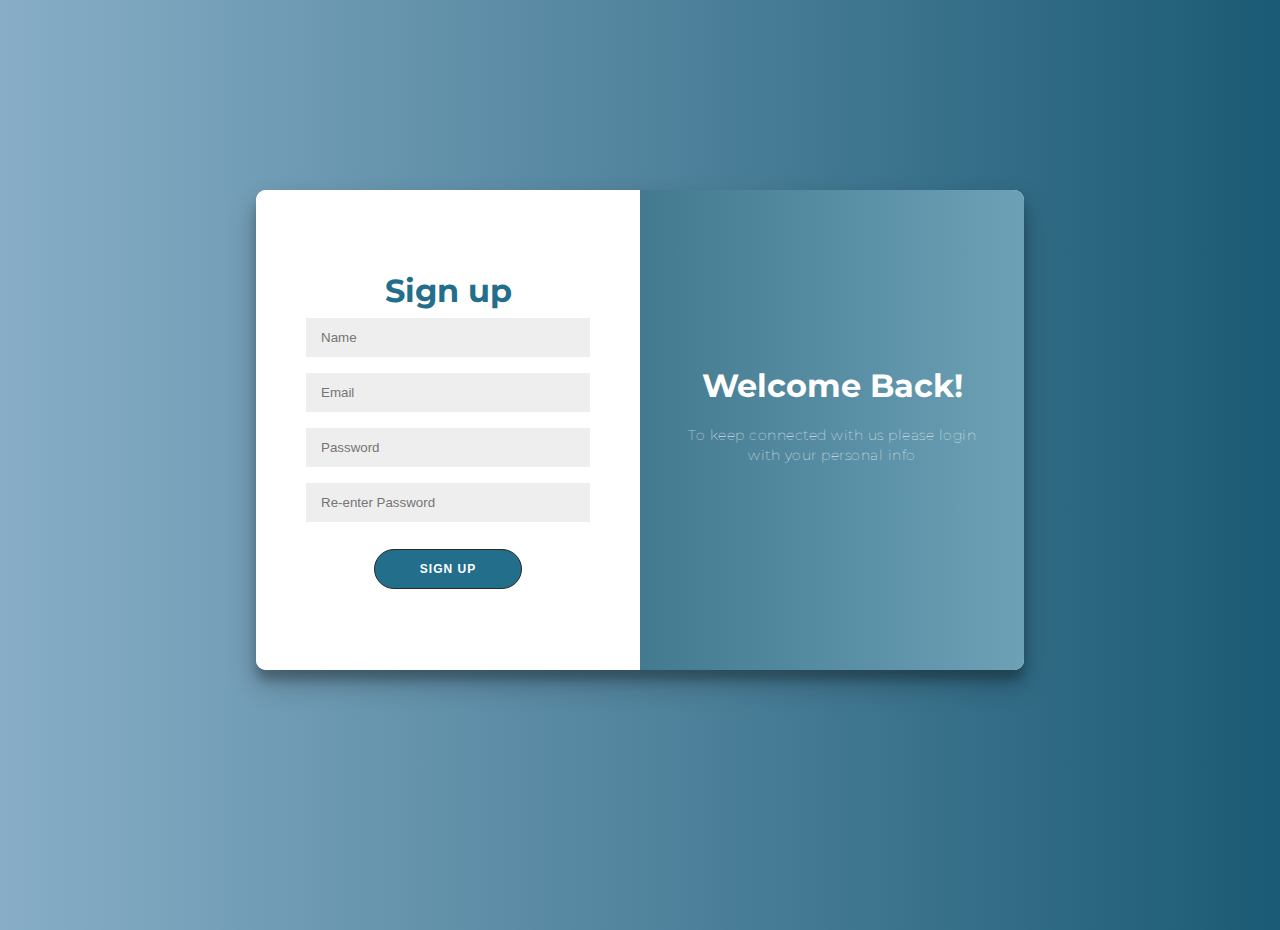
<file: getstarted.html>
<!DOCTYPE html>
<html>
<head>
	<meta charset="utf-8">
	<meta name="viewport" content="width=device-width, initial-scale=1">
	<title>Sign in</title>
	<link rel="stylesheet" type="text/css" href="assets/css/sign.css">
</head>
<body>
<div class="container" id="container">
	<div class="form-container sign-in-container">
		<form action="#">
			<h1 style="color: #226e8b;">Sign up</h1>
			<input type="text" placeholder="Name" />
			<input type="email" placeholder="Email" />
			<input type="password" placeholder="Password" />
			<input type="password" placeholder="Re-enter Password" />
			<br>
			<button>Sign Up</button>
		</form>
	</div>
	<div class="overlay-container">
		<div class="overlay">
			<div class="overlay-panel overlay-right">
				<h1>Welcome Back!</h1>
				<p>To keep connected with us please login with your personal info</p>
			</div>
	</div>
</div>
</body>
</html>
</file>
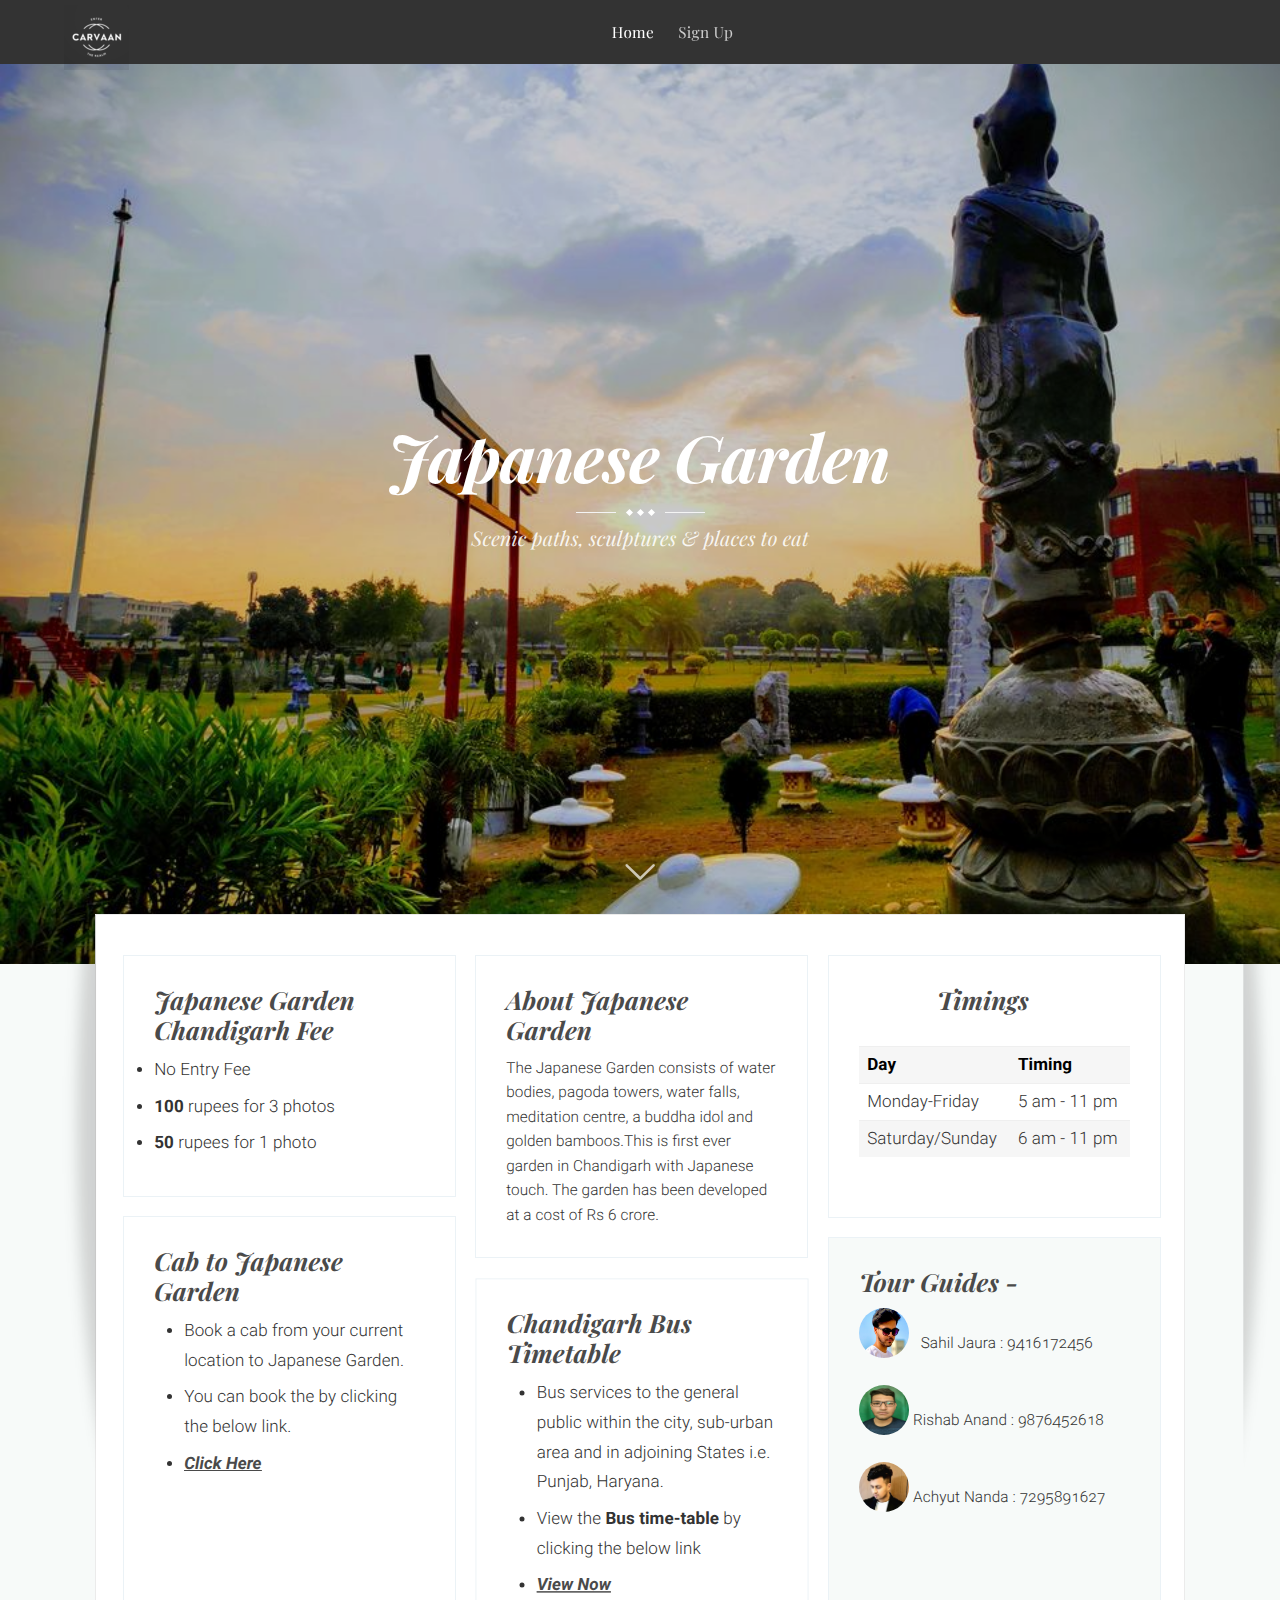
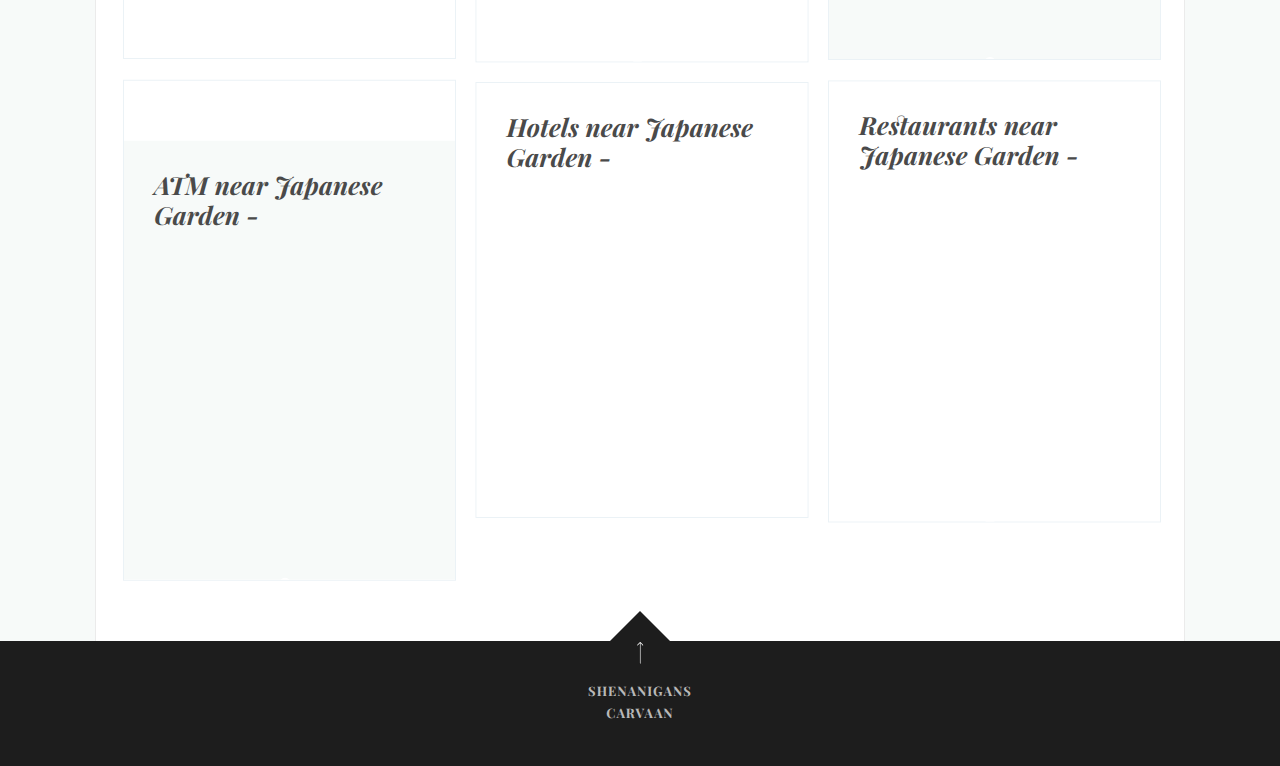
<file: japan.html>
<!DOCTYPE html>
<html>
  <head>
    <meta charset="utf-8" />
    <meta http-equiv="X-UA-Compatible" content="IE=edge" />
    <title>Japanese Garden</title>
    <meta
      name="description"
      content="Thoughts, reviews and ideas since 1999."
    />
    <meta name="viewport" content="width=device-width, initial-scale=1.0" />
    <link rel="shortcut icon" href="#" />
    <link rel="stylesheet" type="text/css" href="assets/css/screen.css" />
    <link
      rel="stylesheet"
      type="text/css"
      href="https://fonts.googleapis.com/css?family=Roboto:400,300italic,300,400italic,700,700italic|Playfair+Display:400,700,400italic,700italic"
    />
  </head>
  <body class="home-template">
    <div class="site-wrapper">
      <nav class="main-nav overlay clearfix">
        <a class="blog-logo" href="index.html"
          ><img src="assets/img/logo.png" alt="Fashion Critiques "
        /></a>
        <ul id="menu">
          <li class="nav-home nav-current" role="presentation">
            <a href="index.html">Home</a>
          </li>
          <li class="nav-article-example" role="presentation">
            <a href="getstarted.html" target="blank">Sign Up</a>
          </li>

        </ul>
      </nav>

      <header
        class="main-header"
        style="background-image: url(assets/img/japan\ small\ 1.png)"
      >
        <div class="vertical">
          <div class="main-header-content inner">
            <h1 class="page-title">Japanese Garden</h1>
            <div class="entry-title-divider">
              <span></span><span></span><span></span>
            </div>
            <h2 class="page-description">
              Scenic paths, sculptures & places to eat
            </h2>
          </div>
        </div>
        <a class="scroll-down icon-arrow-left" href="#content" data-offset="-45"
          ><span class="hidden">Scroll Down</span></a
        >
      </header>
      <main id="content" class="content" role="main">
        <div class="wraps">
          <img src="assets/img/shadow.png" class="wrapshadow" />
          <div class="grid">
            <div class="grid-item">
              <article class="post">
                <div class="wrapgriditem">
                  <header class="post-header">
                    <h2 class="post-title">
                      <a
                        href="#"
                        >Japanese Garden Chandigarh Fee</a
                      >
                    </h2>
                  </header>
                  <section class="post-excerpt">
                    <p>
                      <li>No Entry Fee</li>
                      <li><b>100</b> rupees for 3 photos</li>
                      <li><b>50</b> rupees for 1 photo</li>

                    </p>
                  </section>
                </div>
              </article>
            </div>
            <div class="grid-item">
              <article class="post tag-romance">
                <a href="#"></a>
                <div class="wrapgriditem">
                  <header class="post-header">
                    <h2 class="post-title">
                      <a
                        href="#"
                        >About Japanese Garden</a
                      >
                    </h2>
                  </header>
                  <section class="post-excerpt">
                    <p>
                      The Japanese Garden consists of water bodies, pagoda towers, water falls, meditation centre, a buddha idol and golden bamboos.This is first ever garden in Chandigarh with Japanese touch. The garden has been developed at a cost of Rs 6 crore.

                      <a class="read-more" href="article.html"></a>
                    </p>
                  </section>
                </div>
              </article>
            </div>
            <div class="grid-item">
              <article class="post">
                <div class="wrapgriditem">
                  <header class="post-header">
                    <h2 class="post-title">
                      <a
                        href="#"
                        >&nbsp;&nbsp;&nbsp;&nbsp;&nbsp;&nbsp;&nbsp;&nbsp;&nbsp;&nbsp;&nbsp;&nbsp;Timings</a
                      >
                    </h2>
                  </header>
                  <section class="post-excerpt">
                    <table>
                      <tr>
                        <th>Day</th>
                        <th>Timing</th>
                      </tr>
                      <tr>
                        <td>Monday-Friday</td>
                        <td>5 am - 11 pm</td>
                      </tr>
                      <tr>
                        <td>Saturday/Sunday</td>
                        <td>6 am - 11 pm</td>
                      </tr>
                    </table>
                  </section>
                </div>
              </article>
            </div>


            <div class="grid-item">
                <article class="post tag-romance">
                  <div class="wrapgriditem">
                    <header class="post-header">
                      <h2 class="post-title">
                        <a href="#">Cab to Japanese Garden </a>
                      </h2>
                    </header>
                    <section class="post-excerpt">
                      <p>
                          <ul>
                              <li>Book a cab from your current location to Japanese Garden.</li>
                              <li>You can book the by clicking the below link.</li>
                              <li><b><u><i><a href="https://m.uber.com/looking?drop%5B0%5D=%7B%22latitude%22%3A30.7043941%2C%22longitude%22%3A76.78424389999999%2C%22addressLine1%22%3A%22Japanese%20Garden%22%2C%22addressLine2%22%3A%22Purv%20Marg%2C%2031B%2C%20Sector%2031%2C%20Chandigarh%2C%20India%22%2C%22id%22%3A%22ChIJwQ5G21ztDzkR7bK3OMO5Bso%22%2C%22provider%22%3A%22google_places%22%2C%22index%22%3A0%7D&pickup=%7B%22latitude%22%3A30.7672898%2C%22longitude%22%3A76.7869762%2C%22addressLine1%22%3A%22Punjab%20Engineering%20College%22%2C%22addressLine2%22%3A%22Sector%2012%2C%20Chandigarh%2C%20India%22%2C%22id%22%3A%22ChIJS0BchILyDzkR6cbcy_dLhMA%22%2C%22provider%22%3A%22google_places%22%2C%22index%22%3A0%7D&vehicle=2021" target="blank">Click Here</a></i></u></b></li>
                          </ul>
                      </p>
                      <br><br><br><br>
                    </section>
  
                  </div>
                </article>
              </div>
              <div class="grid-item">
                <article class="post tag-romance featured">
                  <div class="wrapgriditem">
                    <header class="post-header">
                      <h2 class="post-title">
                        <a href="#">Tour Guides -</a>
                      </h2>
                    </header>
                    <section class="post-excerpt">
                      <p>
                          <img style="border-radius: 50%;" src="/assets/img/sahil.jpg" alt="" width="50" height="50" > &nbsp; Sahil Jaura : 9416172456
                      </p>
                      <br>
                      <p>
                          <img style="border-radius: 50%;" src="/assets/img/rishabh.jpeg" alt="" width="50" height="50" > Rishab Anand : 9876452618
  
                      </p>
                      <br>
                      <p>
                          <img style="border-radius: 50%;" src="/assets/img/nanda.jpeg" alt="" width="50" height="50" > Achyut Nanda : 7295891627
  
                      </p>
                      <br><br><br><br>
                    </section>
                  </div>
                </article>
              </div>

            <div class="grid-item">
              <article class="post">
                
                <div class="wrapgriditem">
                  <header class="post-header">
                    <h2 class="post-title">
                      <a href="https://chdctu.gov.in/" target="blank">Chandigarh Bus Timetable</a>
                    </h2>
                  </header>
                  <section class="post-excerpt">
                    <p>
            <ul>
                <li>
                    Bus services to the general public within the city, sub-urban area and in adjoining States i.e. Punjab, Haryana.
                </li>
                <li>View the <b>Bus time-table</b> by clicking the below link</li>
                <li>
                    <a href="https://ctucitybus.com/#/ViewLocations" target="blank"
                    ><b><i><u>View Now</u></i></b></a
                    >
                </li>
            </ul>
                    </p>
                  </section>
                </div>
              </article>
            </div>

            <div class="grid-item">
                <article class="post featured">
                  
                    <br>
                    <br>
                  <div class="wrapgriditem">
                    <header class="post-header">
                      <h2 class="post-title">
                        <a href="#">ATM near Japanese Garden -</a>
                      </h2>
                    </header>
                    <section class="post-excerpt">
                      <iframe src="https://www.google.com/maps/embed?pb=!1m16!1m12!1m3!1d13712.950118015904!2d76.78997125705835!3d30.767912195303545!2m3!1f0!2f0!3f0!3m2!1i1024!2i768!4f13.1!2m1!1satms%20near%20japanese%20garden!5e0!3m2!1sen!2sin!4v1648833423817!5m2!1sen!2sin" width="280" height="260" style="border:0;" allowfullscreen="" loading="lazy" referrerpolicy="no-referrer-when-downgrade"></iframe>
                    </section>
                  </div>
                </article>
              </div>
              <div class="grid-item">
                <article class="post tag-romance">
                  <div class="wrapgriditem">
                    <header class="post-header">
                      <h2 class="post-title">
                        <a href="#">Restaurants near Japanese Garden -</a>
                      </h2>
                    </header>
                    <section class="post-excerpt">
                      <iframe src="https://www.google.com/maps/embed?pb=!1m16!1m12!1m3!1d54851.8033208582!2d76.76370647181758!3d30.76790719711489!2m3!1f0!2f0!3f0!3m2!1i1024!2i768!4f13.1!2m1!1sRestraunts%20near%20japanese%20garden!5e0!3m2!1sen!2sin!4v1648833520635!5m2!1sen!2sin" width="280" height="260" style="border:0;" allowfullscreen="" loading="lazy" referrerpolicy="no-referrer-when-downgrade"></iframe>
                    </section>
                    
                  </div>
                </article>
              </div>

            <div class="grid-item">
              <article class="post">
                <div class="wrapgriditem">
                  <header class="post-header">
                    <h2 class="post-title">
                      <a href="#">Hotels near Japanese Garden -</a>
                    </h2>
                  </header>
                  <section class="post-excerpt">
                    <p>
                      <iframe src="https://www.google.com/maps/embed?pb=!1m16!1m12!1m3!1d54851.808683296775!2d76.76370643682176!3d30.767897788754635!2m3!1f0!2f0!3f0!3m2!1i1024!2i768!4f13.1!2m1!1sHotels%20near%20japanese%20garden!5e0!3m2!1sen!2sin!4v1648833567910!5m2!1sen!2sin" width="280" height="260" style="border:0;" allowfullscreen="" loading="lazy" referrerpolicy="no-referrer-when-downgrade"></iframe>
                    </p>
                  </section>
                </div>
              </article>
            </div>
          </div>
        </div>
      </main>
      <footer class="site-footer clearfix">
        <a href="#top" id="back-to-top" class="back-top"></a>
        <div class="text-center">
            <a href="#">Shenanigans </a> <br />
            <a href="#">Carvaan</a>
          </div>
      </footer>
    </div>
    <script
      type="text/javascript"
      src="https://code.jquery.com/jquery-1.11.3.min.js"
    ></script>
    <script type="text/javascript" src="assets/js/masonry.min.js"></script>
    <script type="text/javascript" src="assets/js/jquery.fitvids.js"></script>
    <script type="text/javascript" src="assets/js/index.js"></script>
  </body>
</html>
</file>
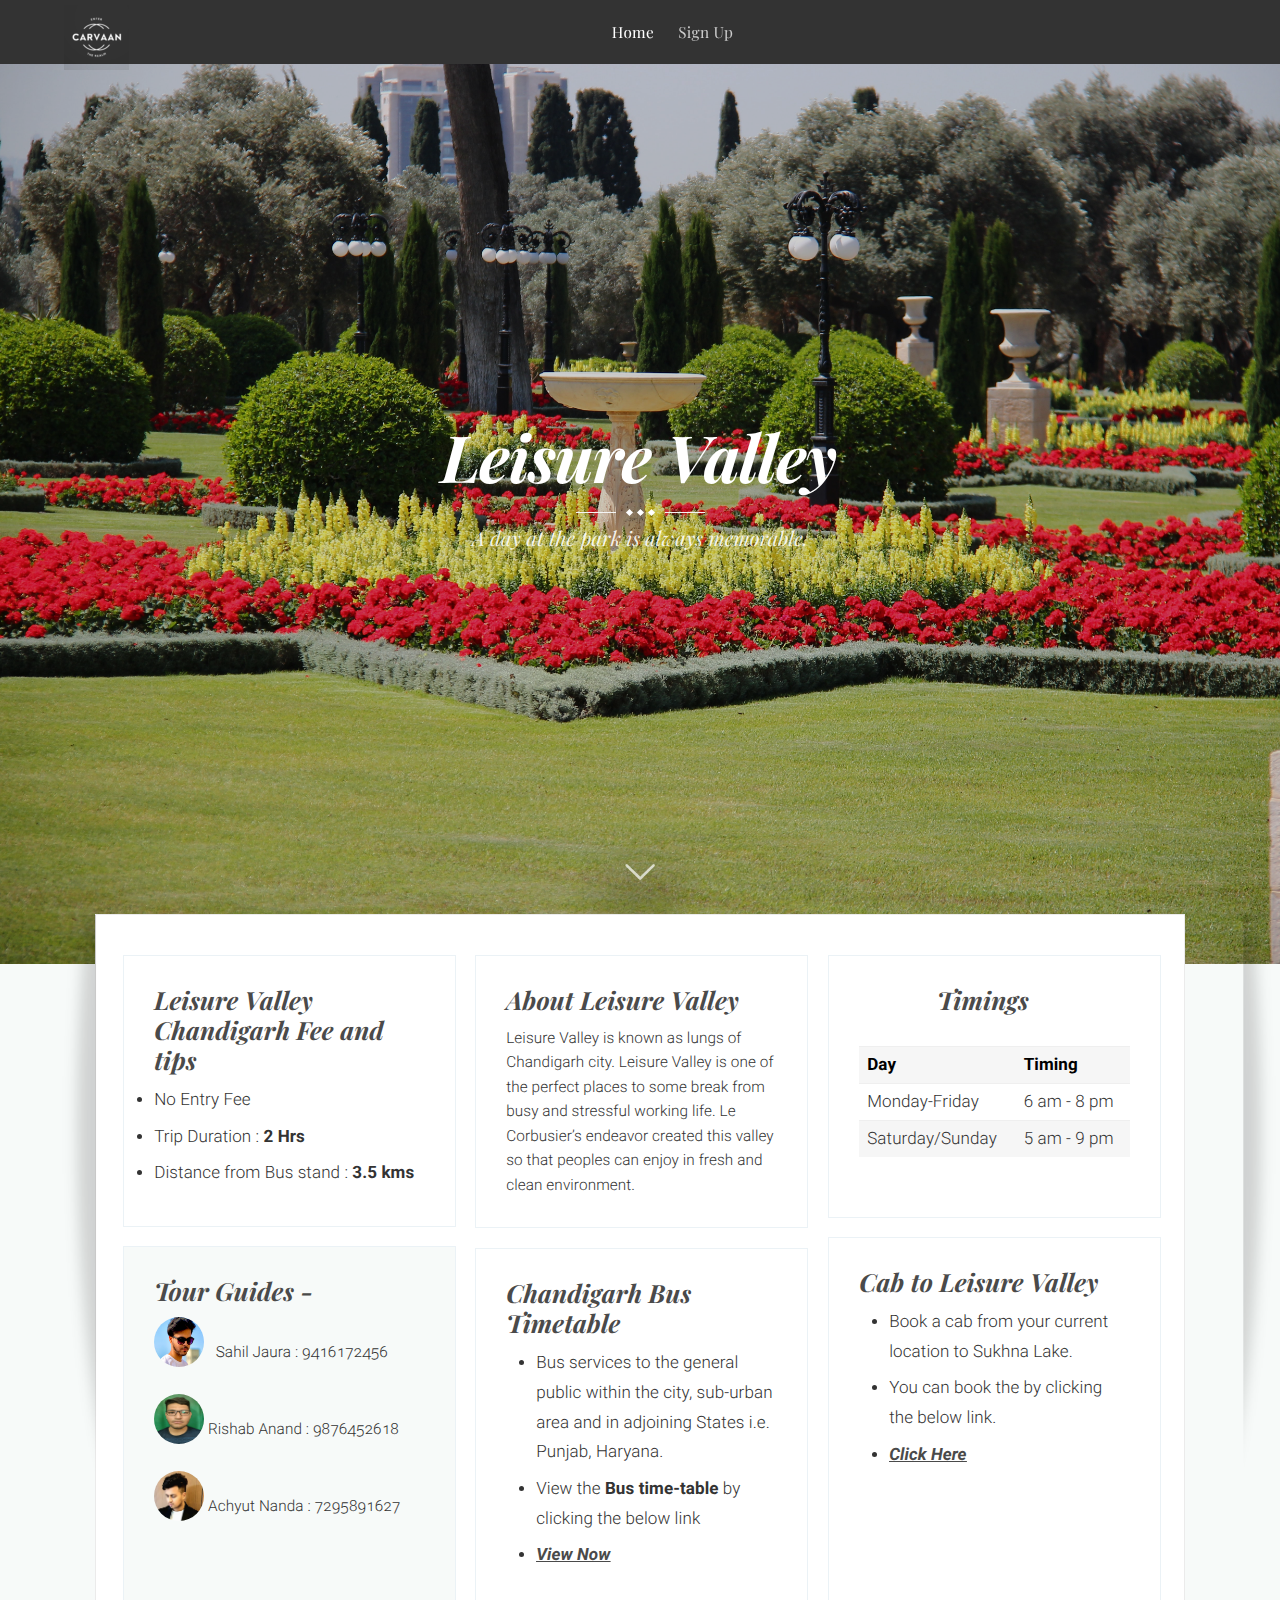
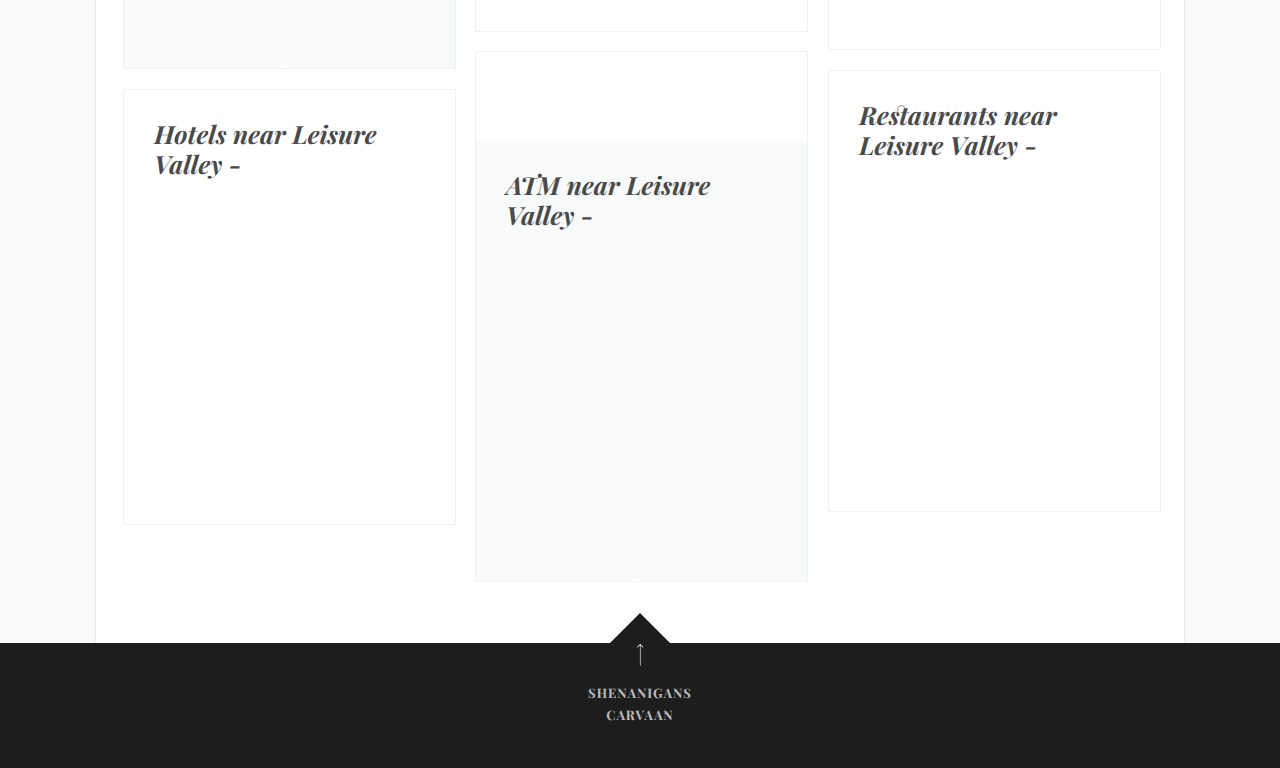
<file: leisure.html>
<!DOCTYPE html>
<html>
  <head>
    <meta charset="utf-8" />
    <meta http-equiv="X-UA-Compatible" content="IE=edge" />
    <title>Leisure Valley</title>
    <meta
      name="description"
      content="Thoughts, reviews and ideas since 1999."
    />
    <meta name="viewport" content="width=device-width, initial-scale=1.0" />
    <link rel="shortcut icon" href="#" />
    <link rel="stylesheet" type="text/css" href="assets/css/screen.css" />
    <link
      rel="stylesheet"
      type="text/css"
      href="https://fonts.googleapis.com/css?family=Roboto:400,300italic,300,400italic,700,700italic|Playfair+Display:400,700,400italic,700italic"
    />
  </head>
  <body class="home-template">
    <div class="site-wrapper">
      <nav class="main-nav overlay clearfix">
        <a class="blog-logo" href="index.html"
          ><img src="assets/img/logo.png" alt="Fashion Critiques "
        /></a>
        <ul id="menu">
          <li class="nav-home nav-current" role="presentation">
            <a href="index.html">Home</a>
          </li>
          <li class="nav-article-example" role="presentation">
            <a href="getstarted.html" target="blank">Sign Up</a>
          </li>

        </ul>
      </nav>

      <header
        class="main-header"
        style="background-image: url(assets/img/leisure\ small\ 3.jpg)"
      >
        <div class="vertical">
          <div class="main-header-content inner">
            <h1 class="page-title">Leisure Valley</h1>
            <div class="entry-title-divider">
              <span></span><span></span><span></span>
            </div>
            <h2 class="page-description">
              A day at the park is always memorable.
            </h2>
          </div>
        </div>
        <a class="scroll-down icon-arrow-left" href="#content" data-offset="-45"
          ><span class="hidden">Scroll Down</span></a
        >
      </header>
      <main id="content" class="content" role="main">
        <div class="wraps">
          <img src="assets/img/shadow.png" class="wrapshadow" />
          <div class="grid">
            <div class="grid-item">
              <article class="post">
                <div class="wrapgriditem">
                  <header class="post-header">
                    <h2 class="post-title">
                      <a
                        href="https://chandigarh.tourismindia.co.in/sukhna-lake-chandigarh"
                        target="blank"
                        >Leisure Valley Chandigarh Fee and tips </a
                      >
                    </h2>
                  </header>
                  <section class="post-excerpt">
                    <p>
                      <li>No Entry Fee</li>
                      <li> Trip Duration : <b>2 Hrs</b></li>
                      <li> Distance from Bus stand : <b>3.5  kms</b></li>
                    </p>
                  </section>
                </div>
              </article>
            </div>
            <div class="grid-item">
              <article class="post tag-romance">
                <a href="article.html"></a>
                <div class="wrapgriditem">
                  <header class="post-header">
                    <h2 class="post-title">
                      <a
                        href="https://en.wikipedia.org/wiki/Sukhna_Lake"
                        target="blank"
                        >About Leisure Valley</a
                      >
                    </h2>
                  </header>
                  <section class="post-excerpt">
                    <p>
                        Leisure Valley is known as lungs of Chandigarh city. Leisure Valley is one of the perfect places to some break from busy and stressful working life. Le Corbusier’s endeavor created this valley so that peoples can enjoy in fresh and clean environment.
                    </p>
                  </section>
                </div>
              </article>
            </div>
            <div class="grid-item">
              <article class="post">
                <div class="wrapgriditem">
                  <header class="post-header">
                    <h2 class="post-title">
                      <a
                        href="https://chandigarh.tourismindia.co.in/sukhna-lake-chandigarh"
                        target="blank"
                        >&nbsp;&nbsp;&nbsp;&nbsp;&nbsp;&nbsp;&nbsp;&nbsp;&nbsp;&nbsp;&nbsp;&nbsp;Timings</a
                      >
                    </h2>
                  </header>
                  <section class="post-excerpt">
                    <table>
                      <tr>
                        <th>Day</th>
                        <th>Timing</th>
                      </tr>
                      <tr>
                        <td>Monday-Friday</td>
                        <td>6 am - 8 pm</td>
                      </tr>
                      <tr>
                        <td>Saturday/Sunday</td>
                        <td>5 am - 9 pm</td>
                      </tr>
                    </table>
                  </section>
                </div>
              </article>
            </div>


            <div class="grid-item">
                <article class="post tag-romance">
                  <div class="wrapgriditem">
                    <header class="post-header">
                      <h2 class="post-title">
                        <a href="#">Cab to Leisure Valley </a>
                      </h2>
                    </header>
                    <section class="post-excerpt">
                      <p>
                          <ul>
                              <li>Book a cab from your current location to Sukhna Lake.</li>
                              <li>You can book the by clicking the below link.</li>
                              <li><b><u><i><a href="https://m.uber.com/looking?drop%5B0%5D=%7B%22latitude%22%3A30.7545855%2C%22longitude%22%3A76.7931175%2C%22addressLine1%22%3A%22Leisure%20Valley%22%2C%22addressLine2%22%3A%2210B%2C%20Sector%2010%2C%20Chandigarh%2C%20India%22%2C%22id%22%3A%22EjFMZWlzdXJlIFZhbGxleSwgMTBCLCBTZWN0b3IgMTAsIENoYW5kaWdhcmgsIEluZGlhIi4qLAoUChIJ7dWWiG_tDzkRQsFMQiC1VDgSFAoSCbtYP8Bv7Q85EWpXjbZ7-dMm%22%2C%22provider%22%3A%22google_places%22%2C%22index%22%3A0%7D&pickup=%7B%22latitude%22%3A30.7672898%2C%22longitude%22%3A76.7869762%2C%22addressLine1%22%3A%22Punjab%20Engineering%20College%22%2C%22addressLine2%22%3A%22Sector%2012%2C%20Chandigarh%2C%20India%22%2C%22id%22%3A%22ChIJS0BchILyDzkR6cbcy_dLhMA%22%2C%22provider%22%3A%22google_places%22%2C%22index%22%3A0%7D&vehicle=2021" target="blank">Click Here</a></i></u></b></li>
                          </ul>
                      </p>
                      <br><br><br><br>
                    </section>
  
                  </div>
                </article>
              </div>
              <div class="grid-item">
                <article class="post tag-romance featured">
                  <div class="wrapgriditem">
                    <header class="post-header">
                      <h2 class="post-title">
                        <a href="#">Tour Guides -</a>
                      </h2>
                    </header>
                    <section class="post-excerpt">
                      <p>
                          <img style="border-radius: 50%;" src="/assets/img/sahil.jpg" alt="" width="50" height="50" > &nbsp; Sahil Jaura : 9416172456
                      </p>
                      <br>
                      <p>
                          <img style="border-radius: 50%;" src="/assets/img/rishabh.jpeg" alt="" width="50" height="50" > Rishab Anand : 9876452618
  
                      </p>
                      <br>
                      <p>
                          <img style="border-radius: 50%;" src="/assets/img/nanda.jpeg" alt="" width="50" height="50" > Achyut Nanda : 7295891627
  
                      </p>
                      <br><br><br><br>
                    </section>
                  </div>
                </article>
              </div>
            <div class="grid-item">
              <article class="post">
                
                <div class="wrapgriditem">
                  <header class="post-header">
                    <h2 class="post-title">
                      <a href="https://chdctu.gov.in/" target="blank">Chandigarh Bus Timetable</a>
                    </h2>
                  </header>
                  <section class="post-excerpt">
                    <p>
            <ul>
                <li>
                    Bus services to the general public within the city, sub-urban area and in adjoining States i.e. Punjab, Haryana.
                </li>
                <li>View the <b>Bus time-table</b> by clicking the below link</li>
                <li>
                    <a href="https://ctucitybus.com/#/ViewLocations" target="blank"
                    ><b><i><u>View Now</u></i></b></a
                    >
                </li>
            </ul>
                    </p>
                  </section>
                </div>
              </article>
            </div>
            <div class="grid-item">
                <article class="post featured">
                  
  <br><br><br>
                  <div class="wrapgriditem">
                    <header class="post-header">
                      <h2 class="post-title">
                        <a href="#">ATM near Leisure Valley -</a>
                      </h2>
                    </header>
                    <section class="post-excerpt">
                        <iframe src="https://www.google.com/maps/embed?pb=!1m16!1m12!1m3!1d13713.868976050784!2d76.77958150908896!3d30.76146306809357!2m3!1f0!2f0!3f0!3m2!1i1024!2i768!4f13.1!2m1!1satm%20near%20Leisure%20Valley%2C%2010B%2C%20Sector%2010%2C%20Chandigarh!5e0!3m2!1sen!2sin!4v1648835314213!5m2!1sen!2sin" width="280" height="260" style="border:0;" allowfullscreen="" loading="lazy" referrerpolicy="no-referrer-when-downgrade"></iframe>
                    </section>
                  </div>
                </article>
              </div>
              <div class="grid-item">
                <article class="post tag-romance">
                  <div class="wrapgriditem">
                    <header class="post-header">
                      <h2 class="post-title">
                        <a href="#" target="blank">Restaurants near Leisure Valley -</a>
                      </h2>
                    </header>
                    <section class="post-excerpt">
                        <iframe src="https://www.google.com/maps/embed?pb=!1m16!1m12!1m3!1d13713.868892290633!2d76.77958151343888!3d30.761463656030905!2m3!1f0!2f0!3f0!3m2!1i1024!2i768!4f13.1!2m1!1srestaurants%20near%20Leisure%20Valley%2C%2010B%2C%20Sector%2010%2C%20Chandigarh!5e0!3m2!1sen!2sin!4v1648835236789!5m2!1sen!2sin" width="280" height="260" style="border:0;" allowfullscreen="" loading="lazy" referrerpolicy="no-referrer-when-downgrade"></iframe>
                    </section>
                    
                  </div>
                </article>
              </div>

            <div class="grid-item">
              <article class="post">
                <div class="wrapgriditem">
                  <header class="post-header">
                    <h2 class="post-title">
                      <a href="#">Hotels near Leisure Valley -</a>
                    </h2>
                  </header>
                  <section class="post-excerpt">
                    <p>
                        <iframe src="https://www.google.com/maps/embed?pb=!1m16!1m12!1m3!1d109779.81733053972!2d76.72728745702346!3d30.70098599299393!2m3!1f0!2f0!3f0!3m2!1i1024!2i768!4f13.1!2m1!1shotels%20near%20Leisure%20Valley%2C%2010B%2C%20Sector%2010%2C%20Chandigarh!5e0!3m2!1sen!2sin!4v1648833949575!5m2!1sen!2sin" width="280" height="260" style="border:0;" allowfullscreen="" loading="lazy" referrerpolicy="no-referrer-when-downgrade"></iframe>
                    </p>
                  </section>
                </div>
              </article>
            </div>
          </div>
        </div>
      </main>
      <footer class="site-footer clearfix">
        <a href="#top" id="back-to-top" class="back-top"></a>
        <div class="text-center">
            <a href="#">Shenanigans </a> <br />
            <a href="#">Carvaan</a>
          </div>
      </footer>
    </div>
    <script
      type="text/javascript"
      src="https://code.jquery.com/jquery-1.11.3.min.js"
    ></script>
    <script type="text/javascript" src="assets/js/masonry.min.js"></script>
    <script type="text/javascript" src="assets/js/jquery.fitvids.js"></script>
    <script type="text/javascript" src="assets/js/index.js"></script>
  </body>
</html>
</file>
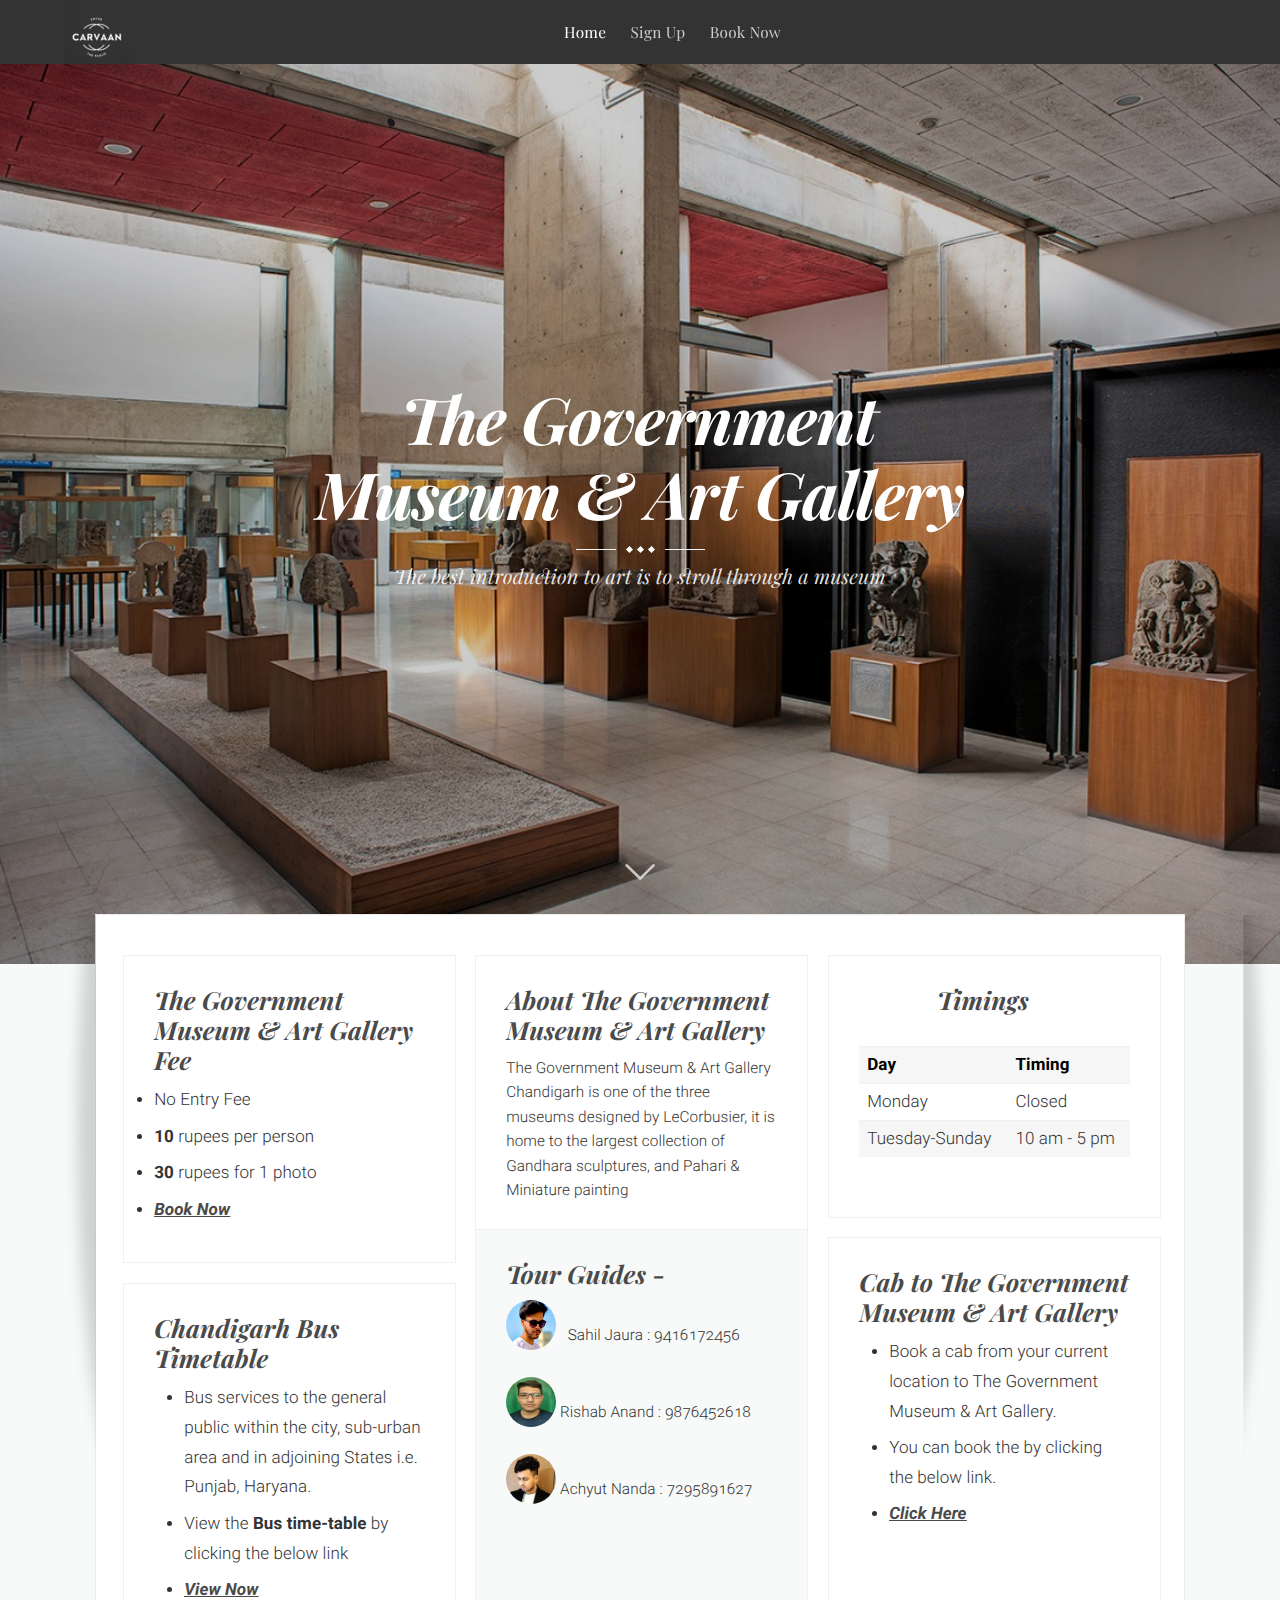
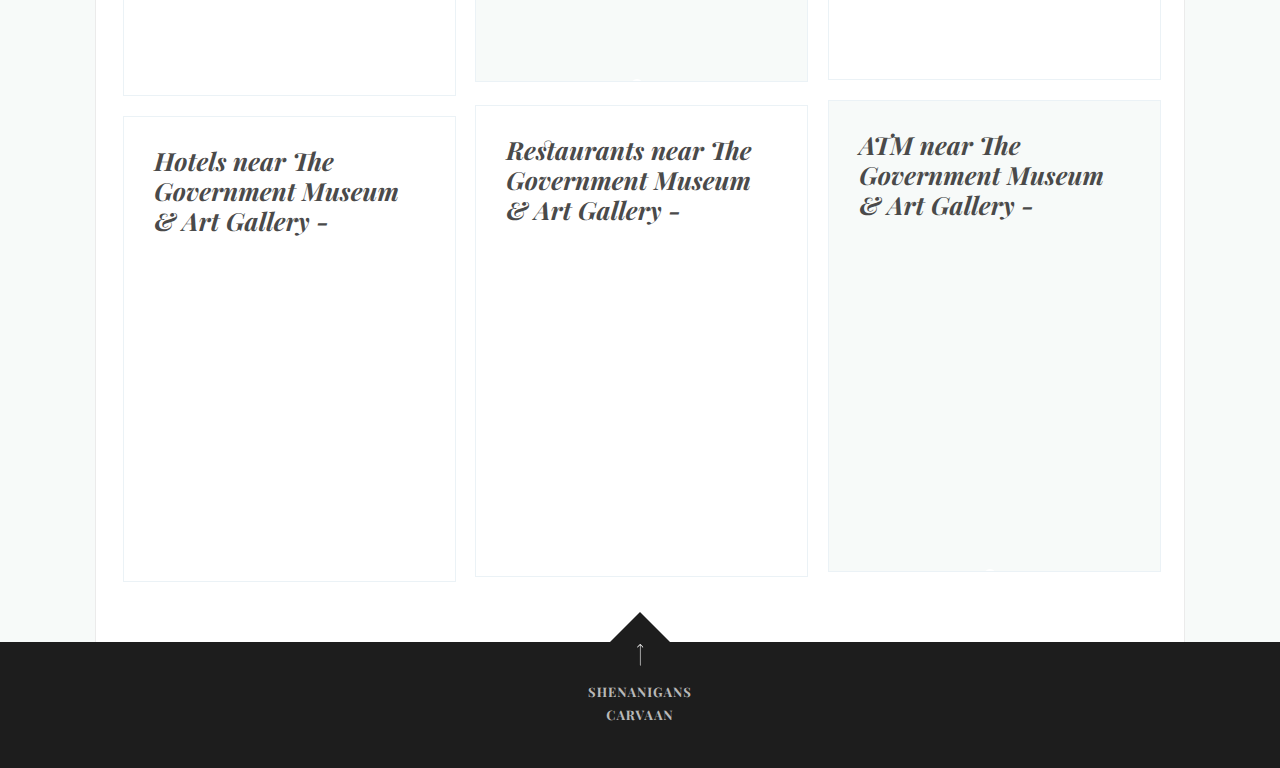
<file: museum.html>
<!DOCTYPE html>
<html>
  <head>
    <meta charset="utf-8" />
    <meta http-equiv="X-UA-Compatible" content="IE=edge" />
    <title>The Government Museum & Art Gallery</title>
    <meta
      name="description"
      content="Thoughts, reviews and ideas since 1999."
    />
    <meta name="viewport" content="width=device-width, initial-scale=1.0" />
    <link rel="shortcut icon" href="#" />
    <link rel="stylesheet" type="text/css" href="assets/css/screen.css" />
    <link
      rel="stylesheet"
      type="text/css"
      href="https://fonts.googleapis.com/css?family=Roboto:400,300italic,300,400italic,700,700italic|Playfair+Display:400,700,400italic,700italic"
    />
  </head>
  <body class="home-template">
    <div class="site-wrapper">
      <nav class="main-nav overlay clearfix">
        <a class="blog-logo" href="index.html"
          ><img src="assets/img/logo.png" alt="Fashion Critiques "
        /></a>
        <ul id="menu">
          <li class="nav-home nav-current" role="presentation">
            <a href="index.html">Home</a>
          </li>
          <li class="nav-article-example" role="presentation">
            <a href="getstarted.html" target="blank">Sign Up</a>
          </li>
          <li class="nav-article-example" role="presentation">
            <a
              href="thankyou.html"
              onclick="window.open('https://rzp.io/l/eJUZgAdw6');"
              >Book Now</a
            >
          </li>
        </ul>
      </nav>

      <header
        class="main-header"
        style="background-image: url(assets/img/museum\ small\ 3.jpeg)"
      >
        <div class="vertical">
          <div class="main-header-content inner">
            <h1 class="page-title">The Government Museum & Art Gallery</h1>
            <div class="entry-title-divider">
              <span></span><span></span><span></span>
            </div>
            <h2 class="page-description">
              The best introduction to art is to stroll through a museum
            </h2>
          </div>
        </div>
        <a class="scroll-down icon-arrow-left" href="#content" data-offset="-45"
          ><span class="hidden">Scroll Down</span></a
        >
      </header>
      <main id="content" class="content" role="main">
        <div class="wraps">
          <img src="assets/img/shadow.png" class="wrapshadow" />
          <div class="grid">
            <div class="grid-item">
              <article class="post">
                <div class="wrapgriditem">
                  <header class="post-header">
                    <h2 class="post-title">
                      <a href = "#">The Government Museum & Art Gallery Fee</a>
                    </h2>
                  </header>
                  <section class="post-excerpt">
                    <p>
                      <li>No Entry Fee</li>
                      <li><b>10</b> rupees per person</li>
                      <li><b>30</b> rupees for 1 photo</li>
                      <li>
                        <a
                          href="thankyou.html"
                          onclick="window.open('https://rzp.io/l/eJUZgAdw6');"
                          ><b><i><u>Book Now</u></i></b></a
                        >
                      </li>
                    </p>
                  </section>
                </div>
              </article>
            </div>
            <div class="grid-item">
              <article class="post tag-romance">
                <a href="article.html"></a>
                <div class="wrapgriditem">
                  <header class="post-header">
                    <h2 class="post-title">
                      <a
                        href="#"
                        >About The Government Museum & Art Gallery</a
                      >
                    </h2>
                  </header>
                  <section class="post-excerpt">
                    <p>
                      The Government Museum & Art Gallery Chandigarh is one of the three museums designed by LeCorbusier, it is home to the largest collection of Gandhara sculptures, and Pahari & Miniature painting
                      <a class="read-more" href="article.html"></a>
                    </p>
                  </section>
                </div>
              </article>
            </div>
            <div class="grid-item">
              <article class="post">
                <div class="wrapgriditem">
                  <header class="post-header">
                    <h2 class="post-title">
                      <a
                        href="#"
                        >&nbsp;&nbsp;&nbsp;&nbsp;&nbsp;&nbsp;&nbsp;&nbsp;&nbsp;&nbsp;&nbsp;&nbsp;Timings</a
                      >
                    </h2>
                  </header>
                  <section class="post-excerpt">
                    <table>
                      <tr>
                        <th>Day</th>
                        <th>Timing</th>
                      </tr>
                      <tr>
                        <td>Monday</td>
                        <td>Closed</td>
                      </tr>
                      <tr>
                        <td>Tuesday-Sunday</td>
                        <td>10 am - 5 pm</td>
                      </tr>
                    </table>
                  </section>
                </div>
              </article>
            </div>

            <!-- <div class="grid-item">
              <article class="post tag-romance featured">
                <div class="wrapgriditem">
                  <header class="post-header">
                    <h2 class="post-title">
                      <a href="#">Tour Guides -</a>
                    </h2>
                  </header>
                  <section class="post-excerpt">
                    <p>
                        <img style="border-radius: 50%;" src="assets/img/sahil.jpg" alt="" width="50" height="50" > &nbsp; Sahil Jaura : 9416172456
                    </p>
                    <br>
                    <p>
                        <img style="border-radius: 50%;" src="assets/img/rishabh.jpeg" alt="" width="50" height="50" > Rishab Anand : 9876452618

                    </p>
                    <br>
                    <p>
                        <img style="border-radius: 50%;" src="assets/img/nanda.jpeg" alt="" width="50" height="50" > Achyut Nanda : 7295891627

                    </p>
                    <br><br><br><br><br>
                  </section>
                </div>
              </article>
            </div> -->
            <div class="grid-item">
              <article class="post tag-romance featured">
                <div class="wrapgriditem">
                  <header class="post-header">
                    <h2 class="post-title">
                      <a href="#">Tour Guides -</a>
                    </h2>
                  </header>
                  <section class="post-excerpt">
                    <p>
                        <img style="border-radius: 50%;" src="assets/img/sahil.jpg" alt="" width="50" height="50" > &nbsp; Sahil Jaura : 9416172456
                    </p>
                    <br>
                    <p>
                        <img style="border-radius: 50%;" src="assets/img/rishabh.jpeg" alt="" width="50" height="50" > Rishab Anand : 9876452618

                    </p>
                    <br>
                    <p>
                        <img style="border-radius: 50%;" src="assets/img/nanda.jpeg" alt="" width="50" height="50" > Achyut Nanda : 7295891627

                    </p>
                    <br><br><br><br><br>
                  </section>
                </div>
              </article>
            </div>
            <div class="grid-item">
                <article class="post tag-romance">
                  <div class="wrapgriditem">
                    <header class="post-header">
                      <h2 class="post-title">
                        <a href="#">Cab to The Government Museum & Art Gallery </a>
                      </h2>
                    </header>
                    <section class="post-excerpt">
                      <p>
                          <ul>
                              <li>Book a cab from your current location to The Government Museum & Art Gallery.</li>
                              <li>You can book the by clicking the below link.</li>
                              <li><b><u><i><a href="https://m.uber.com/looking?drop%5B0%5D=%7B%22latitude%22%3A30.7489118%2C%22longitude%22%3A76.78746749999999%2C%22addressLine1%22%3A%22Government%20Museum%20and%20Art%20Gallery%22%2C%22addressLine2%22%3A%2210C%2C%20Sector%2010%2C%20Chandigarh%2C%20India%22%2C%22id%22%3A%22ChIJH2mMF6btDzkR93BPJEqSmss%22%2C%22provider%22%3A%22google_places%22%2C%22index%22%3A0%7D&pickup=%7B%22latitude%22%3A30.7672898%2C%22longitude%22%3A76.7869762%2C%22addressLine1%22%3A%22Punjab%20Engineering%20College%22%2C%22addressLine2%22%3A%22Sector%2012%2C%20Chandigarh%2C%20India%22%2C%22id%22%3A%22ChIJS0BchILyDzkR6cbcy_dLhMA%22%2C%22provider%22%3A%22google_places%22%2C%22index%22%3A0%7D&vehicle=2021" target="blank">Click Here</a></i></u></b></li>
                          </ul>
                      </p>
                      <br><br><br>
                    </section>
  
                  </div>
                </article>
              </div>


            

            <div class="grid-item">
              <article class="post">
                
                <div class="wrapgriditem">
                  <header class="post-header">
                    <h2 class="post-title">
                      <a href="https://chdctu.gov.in/" target="blank">Chandigarh Bus Timetable</a>
                    </h2>
                  </header>
                  <section class="post-excerpt">
                    <p>
            <ul>
                <li>
                    Bus services to the general public within the city, sub-urban area and in adjoining States i.e. Punjab, Haryana.
                </li>
                <li>View the <b>Bus time-table</b> by clicking the below link</li>
                <li>
                    <a href="https://ctucitybus.com/#/ViewLocations" target="blank"
                    ><b><i><u>View Now</u></i></b></a
                    >
                </li>
            </ul>
                    </p>
                  </section>
                </div>
                <br>
              </article>
            </div>


            <div class="grid-item">
                <article class="post featured">
                  
  
                  <div class="wrapgriditem">
                    <header class="post-header">
                      <h2 class="post-title">
                        <a href="#">ATM near The Government Museum & Art Gallery -</a>
                      </h2>
                    </header>
                    <section class="post-excerpt">
                        <iframe src="https://www.google.com/maps/embed?pb=!1m16!1m12!1m3!1d27431.45706564832!2d76.77881874825196!3d30.748407788723497!2m3!1f0!2f0!3f0!3m2!1i1024!2i768!4f13.1!2m1!1satm%20near%20government%20museum%20chandigarh!5e0!3m2!1sen!2sin!4v1648836124995!5m2!1sen!2sin"  width="280" height="260" style="border:0;" allowfullscreen="" loading="lazy" referrerpolicy="no-referrer-when-downgrade"></iframe>
                    </section>
                  </div>
                </article>
              </div>
              <div class="grid-item">
                <article class="post tag-romance">
                  <div class="wrapgriditem">
                    <header class="post-header">
                      <h2 class="post-title">
                        <a href="#" target="blank">Restaurants near The Government Museum & Art Gallery -</a>
                      </h2>
                    </header>
                    <section class="post-excerpt">
                        <iframe src="https://www.google.com/maps/embed?pb=!1m16!1m12!1m3!1d27431.436725439733!2d76.77881873547234!3d30.748479202966802!2m3!1f0!2f0!3f0!3m2!1i1024!2i768!4f13.1!2m1!1srestraunts%20near%20government%20museum%20chandigarh!5e0!3m2!1sen!2sin!4v1648836158774!5m2!1sen!2sin" width="280" height="260" style="border:0;" allowfullscreen="" loading="lazy" referrerpolicy="no-referrer-when-downgrade"></iframe>
                    </section>
                    
                  </div>
                </article>
              </div>



            <div class="grid-item">
              <article class="post">
                <div class="wrapgriditem">
                  <header class="post-header">
                    <h2 class="post-title">
                      <a href="#">Hotels near The Government Museum & Art Gallery -</a>
                    </h2>
                  </header>
                  <section class="post-excerpt">
                    <p>
                        <iframe src="https://www.google.com/maps/embed?pb=!1m16!1m12!1m3!1d27431.41638520502!2d76.77881872269272!3d30.748550617152222!2m3!1f0!2f0!3f0!3m2!1i1024!2i768!4f13.1!2m1!1shotels%20near%20government%20museum%20chandigarh!5e0!3m2!1sen!2sin!4v1648836188437!5m2!1sen!2sin" width="280" height="260" style="border:0;" allowfullscreen="" loading="lazy" referrerpolicy="no-referrer-when-downgrade"></iframe>
                    </p>
                  </section>
                </div>
              </article>
            </div>
          </div>
        </div>
      </main>
      <footer class="site-footer clearfix">
        <a href="#top" id="back-to-top" class="back-top"></a>
        <div class="text-center">
            <a href="#">Shenanigans </a> <br />
            <a href="#">Carvaan</a>
          </div>
      </footer>
    </div>
    <script
      type="text/javascript"
      src="https://code.jquery.com/jquery-1.11.3.min.js"
    ></script>
    <script type="text/javascript" src="assets/js/masonry.min.js"></script>
    <script type="text/javascript" src="assets/js/jquery.fitvids.js"></script>
    <script type="text/javascript" src="assets/js/index.js"></script>
  </body>
</html>
</file>
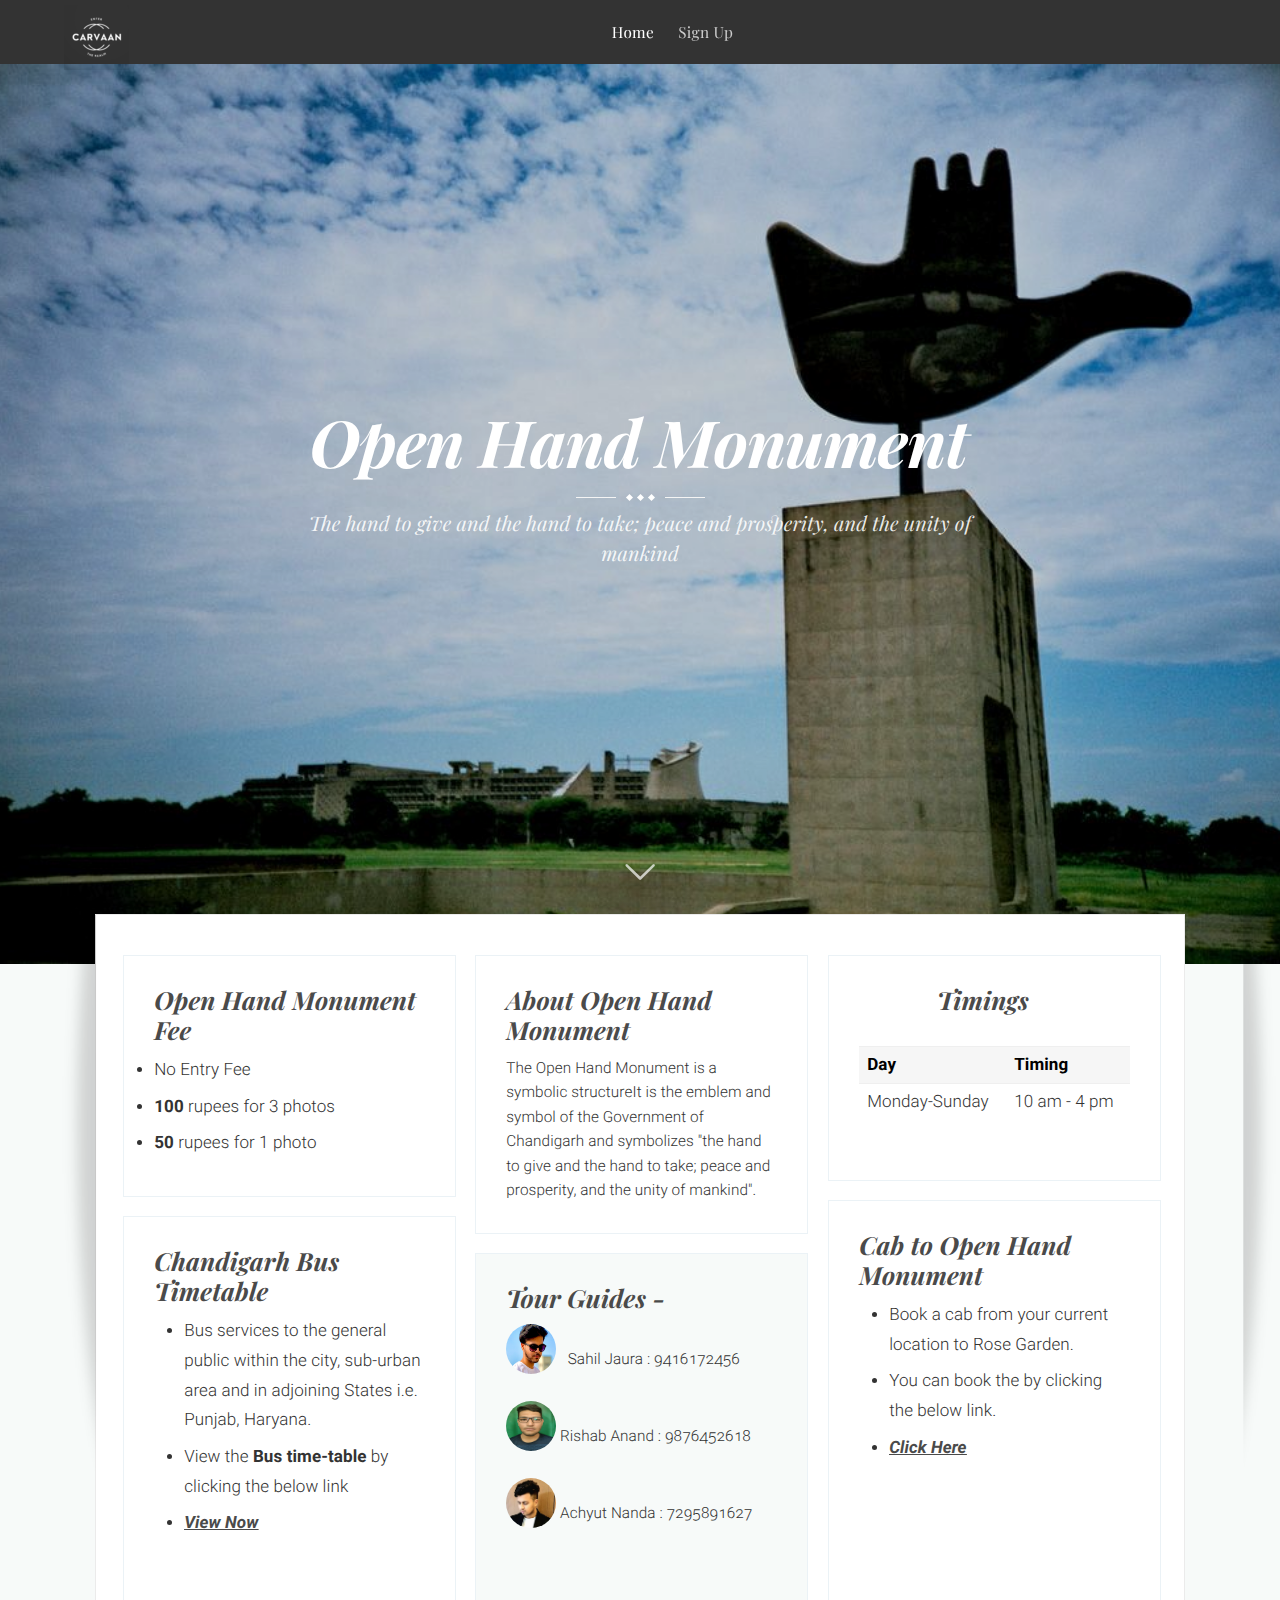
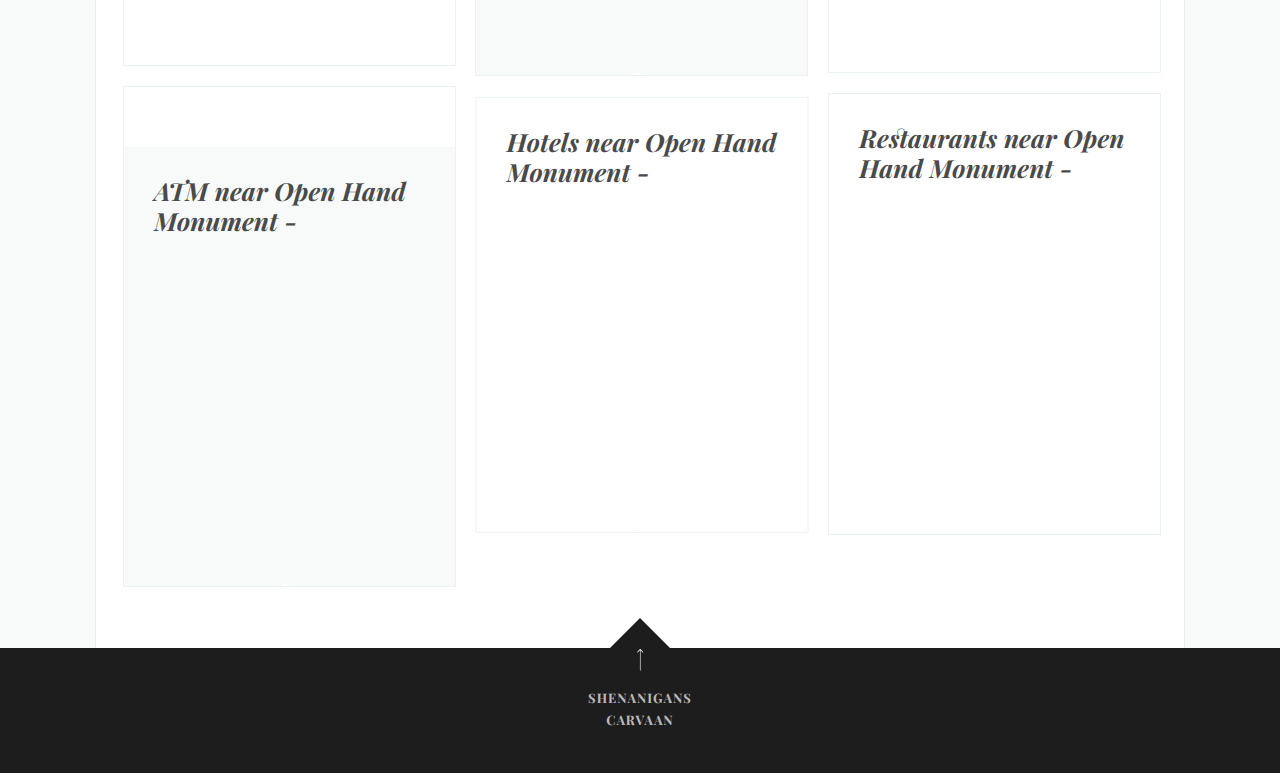
<file: open.html>
<!DOCTYPE html>
<html>
  <head>
    <meta charset="utf-8" />
    <meta http-equiv="X-UA-Compatible" content="IE=edge" />
    <title>Open Hand Monument</title>
    <meta
      name="description"
      content="Thoughts, reviews and ideas since 1999."
    />
    <meta name="viewport" content="width=device-width, initial-scale=1.0" />
    <link rel="shortcut icon" href="#" />
    <link rel="stylesheet" type="text/css" href="assets/css/screen.css" />
    <link
      rel="stylesheet"
      type="text/css"
      href="https://fonts.googleapis.com/css?family=Roboto:400,300italic,300,400italic,700,700italic|Playfair+Display:400,700,400italic,700italic"
    />
  </head>
  <body class="home-template">
    <div class="site-wrapper">
      <nav class="main-nav overlay clearfix">
        <a class="blog-logo" href="index.html"
          ><img src="assets/img/logo.png" alt="Fashion Critiques "
        /></a>
        <ul id="menu">
          <li class="nav-home nav-current" role="presentation">
            <a href="index.html">Home</a>
          </li>
          <li class="nav-article-example" role="presentation">
            <a href="getstarted.html" target="blank">Sign Up</a>
          </li>

        </ul>
      </nav>

      <header
        class="main-header"
        style="background-image: url(assets/img/open\ small\ 2.jpg)"
      >
        <div class="vertical">
          <div class="main-header-content inner">
            <h1 class="page-title">Open Hand Monument</h1>
            <div class="entry-title-divider">
              <span></span><span></span><span></span>
            </div>
            <h2 class="page-description">
              The hand to give and the hand to take; peace and prosperity, and the unity of mankind
            </h2>
          </div>
        </div>
        <a class="scroll-down icon-arrow-left" href="#content" data-offset="-45"
          ><span class="hidden">Scroll Down</span></a
        >
      </header>
      <main id="content" class="content" role="main">
        <div class="wraps">
          <img src="assets/img/shadow.png" class="wrapshadow" />
          <div class="grid">
            <div class="grid-item">
              <article class="post">
                <div class="wrapgriditem">
                  <header class="post-header">
                    <h2 class="post-title">
                      <a href = "#">Open Hand Monument Fee</a>
                    </h2>
                  </header>
                  <section class="post-excerpt">
                    <p>
                      <li>No Entry Fee</li>
                      <li><b>100</b> rupees for 3 photos</li>
                      <li><b>50</b> rupees for 1 photo</li>

                    </p>
                  </section>
                </div>
              </article>
            </div>
            <div class="grid-item">
              <article class="post tag-romance">
                <a href="article.html"></a>
                <div class="wrapgriditem">
                  <header class="post-header">
                    <h2 class="post-title">
                      <a
                        href="#"
                        >About Open Hand Monument</a
                      >
                    </h2>
                  </header>
                  <section class="post-excerpt">
                    <p>
                      The Open Hand Monument is a symbolic structureIt is the emblem and symbol of the Government of Chandigarh and symbolizes "the hand to give and the hand to take; peace and prosperity, and the unity of mankind".

                      <a class="read-more" href="article.html"></a>
                    </p>
                  </section>
                </div>
              </article>
            </div>
            <div class="grid-item">
              <article class="post">
                <div class="wrapgriditem">
                  <header class="post-header">
                    <h2 class="post-title">
                      <a
                        href="#"
                        >&nbsp;&nbsp;&nbsp;&nbsp;&nbsp;&nbsp;&nbsp;&nbsp;&nbsp;&nbsp;&nbsp;&nbsp;Timings</a
                      >
                    </h2>
                  </header>
                  <section class="post-excerpt">
                    <table>
                      <tr>
                        <th>Day</th>
                        <th>Timing</th>
                      </tr>
                      <tr>
                        <td>Monday-Sunday</td>
                        <td>10 am - 4 pm</td>
                      </tr>
                    </table>
                  </section>
                </div>
              </article>
            </div>

            <div class="grid-item">
                <article class="post tag-romance">
                  <div class="wrapgriditem">
                    <header class="post-header">
                      <h2 class="post-title">
                        <a href="#">Cab to Open Hand Monument </a>
                      </h2>
                    </header>
                    <section class="post-excerpt">
                      <p>
                          <ul>
                              <li>Book a cab from your current location to Rose Garden.</li>
                              <li>You can book the by clicking the below link.</li>
                              <li><b><u><i><a href="https://m.uber.com/looking?drop%5B0%5D=%7B%22latitude%22%3A30.75909830000001%2C%22longitude%22%3A76.8075052%2C%22addressLine1%22%3A%22Open%20Hand%20Monument%22%2C%22addressLine2%22%3A%22Uttar%20Marg%2C%20Capitol%20Complex%2C%20Sector%201%2C%20Chandigarh%2C%20India%22%2C%22id%22%3A%22ChIJx9Ky5WftDzkRDNu7jb-fZgQ%22%2C%22provider%22%3A%22google_places%22%2C%22index%22%3A0%7D&pickup=%7B%22latitude%22%3A30.7672898%2C%22longitude%22%3A76.7869762%2C%22addressLine1%22%3A%22Punjab%20Engineering%20College%22%2C%22addressLine2%22%3A%22Sector%2012%2C%20Chandigarh%2C%20India%22%2C%22id%22%3A%22ChIJS0BchILyDzkR6cbcy_dLhMA%22%2C%22provider%22%3A%22google_places%22%2C%22index%22%3A0%7D&vehicle=2021" target="blank">Click Here</a></i></u></b></li>
                          </ul>
                      </p>
                      <br><br><br><br><br>
                    </section>
  
                  </div>
                </article>
              </div>

            <div class="grid-item">
              <article class="post">
                
                <div class="wrapgriditem">
                  <header class="post-header">
                    <h2 class="post-title">
                      <a href="https://chdctu.gov.in/" target="blank">Chandigarh Bus Timetable</a>
                    </h2>
                  </header>
                  <section class="post-excerpt">
                    <p>
            <ul>
                <li>
                    Bus services to the general public within the city, sub-urban area and in adjoining States i.e. Punjab, Haryana.
                </li>
                <li>View the <b>Bus time-table</b> by clicking the below link</li>
                <li>
                    <a href="https://ctucitybus.com/#/ViewLocations" target="blank"
                    ><b><i><u>View Now</u></i></b></a
                    >
                </li>
                <br>
            </ul>
                    </p>
                    <br>
                  </section>
                </div>
              </article>
            </div>

            <div class="grid-item">
              <article class="post tag-romance featured">
                <div class="wrapgriditem">
                  <header class="post-header">
                    <h2 class="post-title">
                      <a href="#">Tour Guides -</a>
                    </h2>
                  </header>
                  <section class="post-excerpt">
                    <p>
                        <img style="border-radius: 50%;" src="assets/img/sahil.jpg" alt="" width="50" height="50" > &nbsp; Sahil Jaura : 9416172456
                    </p>
                    <br>
                    <p>
                        <img style="border-radius: 50%;" src="assets/img/rishabh.jpeg" alt="" width="50" height="50" > Rishab Anand : 9876452618

                    </p>
                    <br>
                    <p>
                        <img style="border-radius: 50%;" src="assets/img/nanda.jpeg" alt="" width="50" height="50" > Achyut Nanda : 7295891627

                    </p>
                    <br><br><br><br>
                  </section>
                </div>
              </article>
            </div>            
            <div class="grid-item">
                <article class="post featured">
                  
  <br><br>
                  <div class="wrapgriditem">
                    <header class="post-header">
                      <h2 class="post-title">
                        <a href="#">ATM near Open Hand Monument -</a>
                      </h2>
                    </header>
                    <section class="post-excerpt">
                        <iframe src="https://www.google.com/maps/embed?pb=!1m16!1m12!1m3!1d25477.78859436235!2d76.7894822255488!3d30.76295311779354!2m3!1f0!2f0!3f0!3m2!1i1024!2i768!4f13.1!2m1!1satm%20near%20open%20hand%20monument%20chandigarh!5e0!3m2!1sen!2sin!4v1648833385040!5m2!1sen!2sin" width="280" height="260" style="border:0;" allowfullscreen="" loading="lazy" referrerpolicy="no-referrer-when-downgrade"></iframe>
                    </section>
                  </div>
                </article>
              </div>
              <div class="grid-item">
                <article class="post tag-romance">
                  <div class="wrapgriditem">
                    <header class="post-header">
                      <h2 class="post-title">
                        <a href="#" target="blank">Restaurants near Open Hand Monument -</a>
                      </h2>
                    </header>
                    <section class="post-excerpt">
                        <iframe src="https://www.google.com/maps/embed?pb=!1m16!1m12!1m3!1d27427.29444108907!2d76.78948221452308!3d30.763019600220385!2m3!1f0!2f0!3f0!3m2!1i1024!2i768!4f13.1!2m1!1srestraunts%20near%20open%20hand%20monument%20chandigarh!5e0!3m2!1sen!2sin!4v1648833425819!5m2!1sen!2sin" width="280" height="260" style="border:0;" allowfullscreen="" loading="lazy" referrerpolicy="no-referrer-when-downgrade"></iframe>
                    </section>
                    
                  </div>
                </article>
              </div>

            <div class="grid-item">
              <article class="post">
                <div class="wrapgriditem">
                  <header class="post-header">
                    <h2 class="post-title">
                      <a href="#">Hotels near Open Hand Monument -</a>
                    </h2>
                  </header>
                  <section class="post-excerpt">
                    <p>
                        <iframe src="https://www.google.com/maps/embed?pb=!1m16!1m12!1m3!1d27427.27409553657!2d76.78948220174543!3d30.763091002619028!2m3!1f0!2f0!3f0!3m2!1i1024!2i768!4f13.1!2m1!1shotels%20near%20open%20hand%20monument%20chandigarh!5e0!3m2!1sen!2sin!4v1648833464161!5m2!1sen!2sin" width="280" height="260" style="border:0;" allowfullscreen="" loading="lazy" referrerpolicy="no-referrer-when-downgrade"></iframe>
                    </p>
                  </section>
                </div>
              </article>
            </div>
          </div>
        </div>
      </main>
      <footer class="site-footer clearfix">
        <a href="#top" id="back-to-top" class="back-top"></a>
        <div class="text-center">
            <a href="#">Shenanigans </a> <br />
            <a href="#">Carvaan</a>
          </div>
      </footer>
    </div>
    <script
      type="text/javascript"
      src="https://code.jquery.com/jquery-1.11.3.min.js"
    ></script>
    <script type="text/javascript" src="assets/js/masonry.min.js"></script>
    <script type="text/javascript" src="assets/js/jquery.fitvids.js"></script>
    <script type="text/javascript" src="assets/js/index.js"></script>
  </body>
</html>
</file>
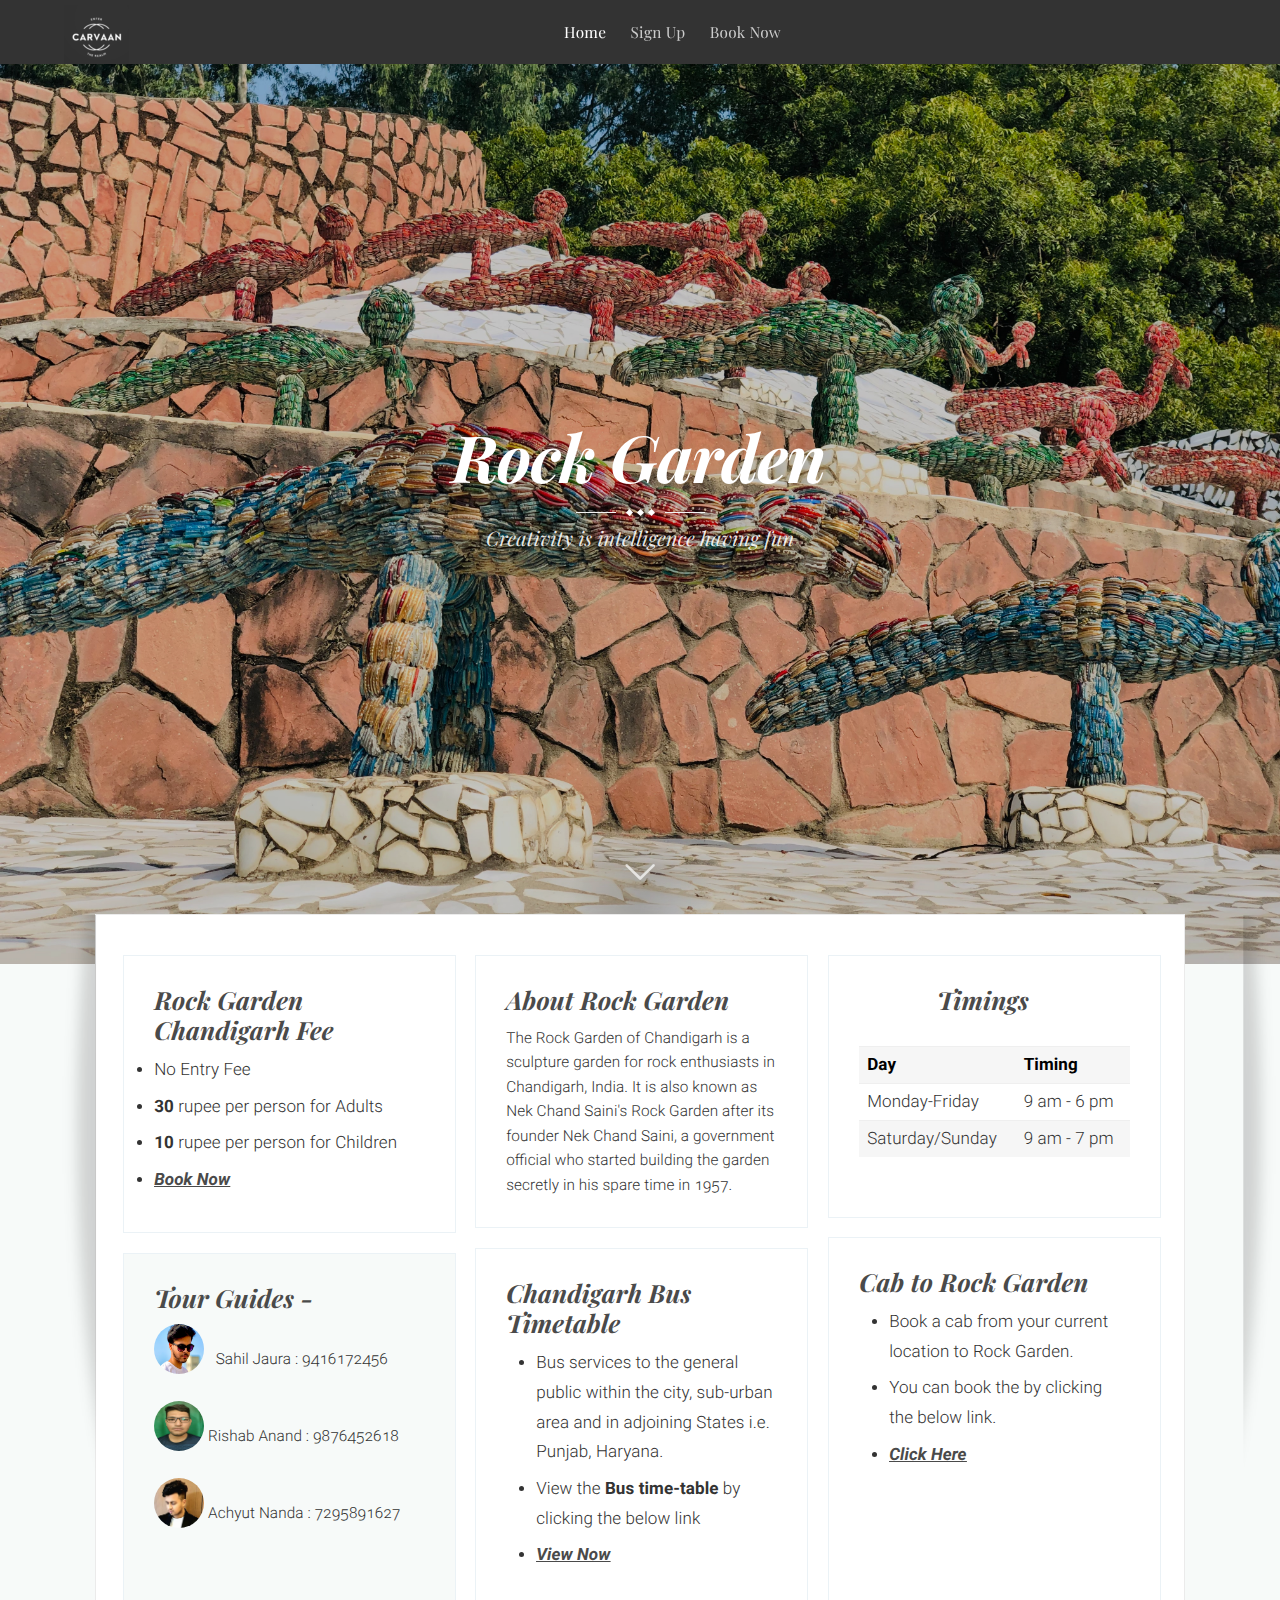
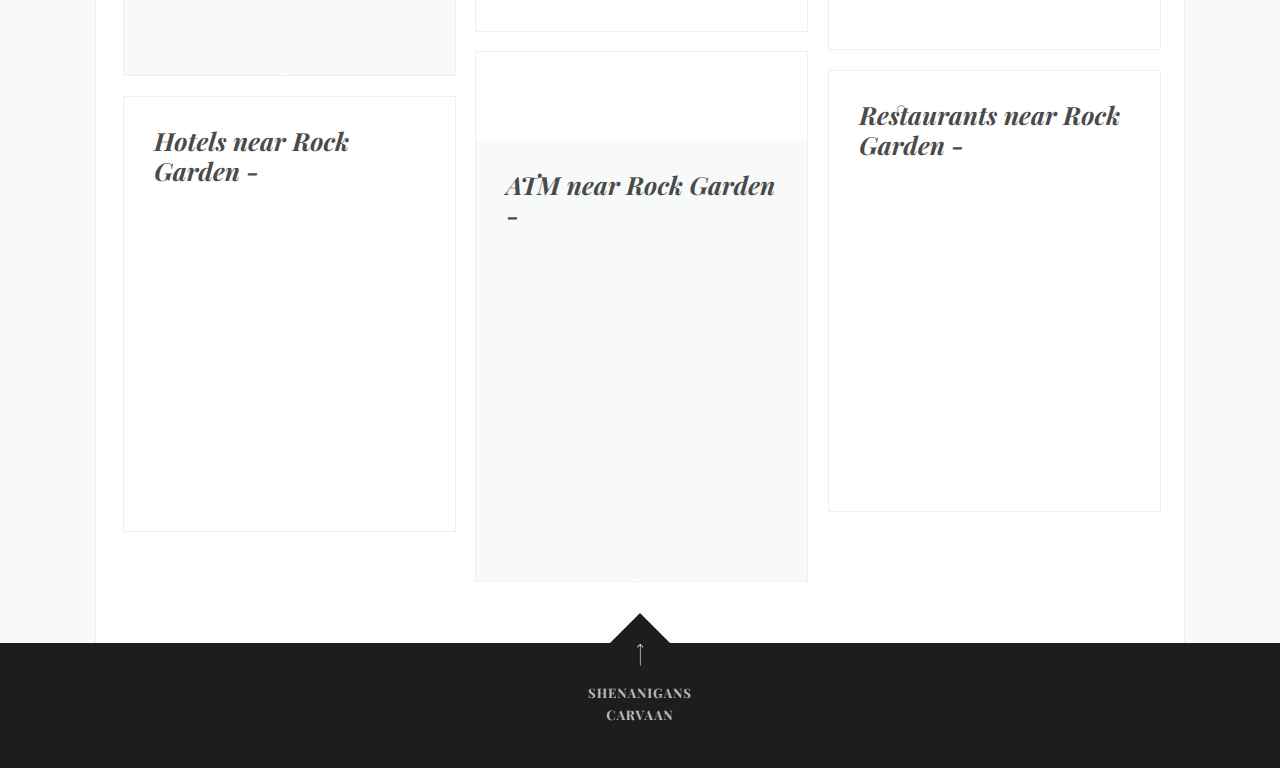
<file: rock.html>
<!DOCTYPE html>
<html>
  <head>
    <meta charset="utf-8" />
    <meta http-equiv="X-UA-Compatible" content="IE=edge" />
    <title>Rock Garden</title>
    <meta
      name="description"
      content="Thoughts, reviews and ideas since 1999."
    />
    <meta name="viewport" content="width=device-width, initial-scale=1.0" />
    <link rel="shortcut icon" href="#" />
    <link rel="stylesheet" type="text/css" href="assets/css/screen.css" />
    <link
      rel="stylesheet"
      type="text/css"
      href="https://fonts.googleapis.com/css?family=Roboto:400,300italic,300,400italic,700,700italic|Playfair+Display:400,700,400italic,700italic"
    />
  </head>
  <body class="home-template">
    <div class="site-wrapper">
      <nav class="main-nav overlay clearfix">
        <a class="blog-logo" href="index.html"
          ><img src="assets/img/logo.png" alt="Fashion Critiques "
        /></a>
        <ul id="menu">
          <li class="nav-home nav-current" role="presentation">
            <a href="index.html">Home</a>
          </li>
          <li class="nav-article-example" role="presentation">
            <a href="getstarted.html" target="blank">Sign Up</a>
          </li>
          <li class="nav-article-example" role="presentation">
            <a
              href="thankyou.html"
              onclick="window.open('https://rzp.io/l/iR0B2PBf4');"
              >Book Now</a
            >
          </li>
        </ul>
      </nav>

      <header
        class="main-header"
        style="background-image: url(assets/img/rock\ small\ 3.jpg)"
      >
        <div class="vertical">
          <div class="main-header-content inner">
            <h1 class="page-title">Rock Garden</h1>
            <div class="entry-title-divider">
              <span></span><span></span><span></span>
            </div>
            <h2 class="page-description">
                Creativity is intelligence having fun
            </h2>
          </div>
        </div>
        <a class="scroll-down icon-arrow-left" href="#content" data-offset="-45"
          ><span class="hidden">Scroll Down</span></a
        >
      </header>
      <main id="content" class="content" role="main">
        <div class="wraps">
          <img src="assets/img/shadow.png" class="wrapshadow" />
          <div class="grid">
            <div class="grid-item">
              <article class="post">
                <div class="wrapgriditem">
                  <header class="post-header">
                    <h2 class="post-title">
                      <a
                        href="#"
                        target="blank"
                        >Rock Garden Chandigarh Fee</a
                      >
                    </h2>
                  </header>
                  <section class="post-excerpt">
                    <p>
                      <li>No Entry Fee</li>
                      <li><b>30</b> rupee per person for Adults</li>
                      <li><b>10</b> rupee per person for Children</li>
                      <li>
                        <a
                          href="thankyou.html"
                          onclick="window.open('https://rzp.io/l/iR0B2PBf4');"
                          ><b><i><u>Book Now</u></i></b></a
                        >
                      </li>
                    </p>
                  </section>
                </div>
              </article>
            </div>
            <div class="grid-item">
              <article class="post tag-romance">
                <a href="article.html"></a>
                <div class="wrapgriditem">
                  <header class="post-header">
                    <h2 class="post-title">
                      <a
                        href="#"
                        target="blank"
                        >About Rock Garden</a
                      >
                    </h2>
                  </header>
                  <section class="post-excerpt">
                    <p>
                        The Rock Garden of Chandigarh is a sculpture garden for rock enthusiasts in Chandigarh, India. It is also known as Nek Chand Saini's Rock Garden after its founder Nek Chand Saini, a government official who started building the garden secretly in his spare time in 1957.

                      <a class="read-more" href="article.html"></a>
                    </p>
                  </section>
                </div>
              </article>
            </div>
            <div class="grid-item">
              <article class="post">
                <div class="wrapgriditem">
                  <header class="post-header">
                    <h2 class="post-title">
                      <a
                        href="#"
                        target="blank"
                        >&nbsp;&nbsp;&nbsp;&nbsp;&nbsp;&nbsp;&nbsp;&nbsp;&nbsp;&nbsp;&nbsp;&nbsp;Timings</a
                      >
                    </h2>
                  </header>
                  <section class="post-excerpt">
                    <table>
                      <tr>
                        <th>Day</th>
                        <th>Timing</th>
                      </tr>
                      <tr>
                        <td>Monday-Friday</td>
                        <td>9 am - 6 pm</td>
                      </tr>
                      <tr>
                        <td>Saturday/Sunday</td>
                        <td>9 am - 7 pm</td>
                      </tr>
                    </table>
                  </section>
                </div>
              </article>
            </div>


            <div class="grid-item">
                <article class="post tag-romance">
                  <div class="wrapgriditem">
                    <header class="post-header">
                      <h2 class="post-title">
                        <a href="#">Cab to Rock Garden </a>
                      </h2>
                    </header>
                    <section class="post-excerpt">
                      <p>
                          <ul>
                              <li>Book a cab from your current location to Rock Garden.</li>
                              <li>You can book the by clicking the below link.</li>
                              <li><b><u><i><a href="https://m.uber.com/looking?drop%5B0%5D=%7B%22latitude%22%3A30.752535%2C%22longitude%22%3A76.8101038%2C%22addressLine1%22%3A%22Rock%20Garden%2C%20Sector%201%22%2C%22addressLine2%22%3A%22Chandigarh%2C%20India%22%2C%22id%22%3A%22ChIJHd27EkTtDzkRpTq5mNfGk2M%22%2C%22provider%22%3A%22google_places%22%2C%22index%22%3A0%7D&pickup=%7B%22latitude%22%3A30.7672898%2C%22longitude%22%3A76.7869762%2C%22addressLine1%22%3A%22Punjab%20Engineering%20College%22%2C%22addressLine2%22%3A%22Sector%2012%2C%20Chandigarh%2C%20India%22%2C%22id%22%3A%22ChIJS0BchILyDzkR6cbcy_dLhMA%22%2C%22provider%22%3A%22google_places%22%2C%22index%22%3A0%7D&vehicle=2021" target="blank">Click Here</a></i></u></b></li>
                          </ul>
                      </p>
                      <br><br><br><br>
                    </section>
  
                  </div>
                </article>
              </div>

            <div class="grid-item">
              <article class="post">
                
                <div class="wrapgriditem">
                  <header class="post-header">
                    <h2 class="post-title">
                      <a href="https://chdctu.gov.in/" target="blank">Chandigarh Bus Timetable</a>
                    </h2>
                  </header>
                  <section class="post-excerpt">
                    <p>
            <ul>
                <li>
                    Bus services to the general public within the city, sub-urban area and in adjoining States i.e. Punjab, Haryana.
                </li>
                <li>View the <b>Bus time-table</b> by clicking the below link</li>
                <li>
                    <a href="https://ctucitybus.com/#/ViewLocations" target="blank"
                    ><b><i><u>View Now</u></i></b></a
                    >
                </li>
            </ul>
                    </p>
                  </section>
                </div>
              </article>
            </div>
            <div class="grid-item">
              <article class="post tag-romance featured">
                <div class="wrapgriditem">
                  <header class="post-header">
                    <h2 class="post-title">
                      <a href="#">Tour Guides -</a>
                    </h2>
                  </header>
                  <section class="post-excerpt">
                    <p>
                        <img style="border-radius: 50%;" src="/assets/img/sahil.jpg" alt="" width="50" height="50" > &nbsp; Sahil Jaura : 9416172456
                    </p>
                    <br>
                    <p>
                        <img style="border-radius: 50%;" src="/assets/img/rishabh.jpeg" alt="" width="50" height="50" > Rishab Anand : 9876452618

                    </p>
                    <br>
                    <p>
                        <img style="border-radius: 50%;" src="/assets/img/nanda.jpeg" alt="" width="50" height="50" > Achyut Nanda : 7295891627

                    </p>
                    <br><br><br><br>
                  </section>
                </div>
              </article>
            </div>
            <div class="grid-item">
                <article class="post featured">
                  
                    <br>
                    <br>
                    <br>
                  <div class="wrapgriditem">
                    <header class="post-header">
                      <h2 class="post-title">
                        <a href="#">ATM near Rock Garden -</a>
                      </h2>
                    </header>
                    <section class="post-excerpt">
                        <iframe src="https://www.google.com/maps/embed?pb=!1m16!1m12!1m3!1d13711.70575748444!2d76.79134454807397!3d30.77664396189611!2m3!1f0!2f0!3f0!3m2!1i1024!2i768!4f13.1!2m1!1satms%20near%20rock%20garden!5e0!3m2!1sen!2sin!4v1648827700319!5m2!1sen!2sin" width="280" height="260" style="border:0;" allowfullscreen="" loading="lazy" referrerpolicy="no-referrer-when-downgrade"></iframe>
                    </section>
                  </div>
                </article>
              </div>
              <div class="grid-item">
                <article class="post tag-romance">
                  <div class="wrapgriditem">
                    <header class="post-header">
                      <h2 class="post-title">
                        <a href="#" target="blank">Restaurants near Rock Garden -</a>
                      </h2>
                    </header>
                    <section class="post-excerpt">
                        <iframe src="https://www.google.com/maps/embed?pb=!1m16!1m12!1m3!1d54853.63587097152!2d76.77314784760478!3d30.764691849953337!2m3!1f0!2f0!3f0!3m2!1i1024!2i768!4f13.1!2m1!1srestraunts%20near%20rock%20garden!5e0!3m2!1sen!2sin!4v1648827804602!5m2!1sen!2sin" width="280" height="260" style="border:0;" allowfullscreen="" loading="lazy" referrerpolicy="no-referrer-when-downgrade"></iframe>
                    </section>
                    
                  </div>
                </article>
              </div>

            <div class="grid-item">
              <article class="post">
                <div class="wrapgriditem">
                  <header class="post-header">
                    <h2 class="post-title">
                      <a href="#">Hotels near Rock Garden -</a>
                    </h2>
                  </header>
                  <section class="post-excerpt">
                    <p>
                        <iframe src="https://www.google.com/maps/embed?pb=!1m16!1m12!1m3!1d26650.599659211694!2d76.80548632495399!3d30.748175070321054!2m3!1f0!2f0!3f0!3m2!1i1024!2i768!4f13.1!2m1!1sHotels%20near%20rock%20garden!5e0!3m2!1sen!2sin!4v1648827851169!5m2!1sen!2sin" width="280" height="260" style="border:0;" allowfullscreen="" loading="lazy" referrerpolicy="no-referrer-when-downgrade"></iframe>
                    </p>
                  </section>
                </div>
              </article>
            </div>
          </div>
        </div>
      </main>
      <footer class="site-footer clearfix">
        <a href="#top" id="back-to-top" class="back-top"></a>
        <div class="text-center">
            <a href="#">Shenanigans </a> <br />
            <a href="#">Carvaan</a>
          </div>
      </footer>
    </div>
    <script
      type="text/javascript"
      src="https://code.jquery.com/jquery-1.11.3.min.js"
    ></script>
    <script type="text/javascript" src="assets/js/masonry.min.js"></script>
    <script type="text/javascript" src="assets/js/jquery.fitvids.js"></script>
    <script type="text/javascript" src="assets/js/index.js"></script>
  </body>
</html>
</file>
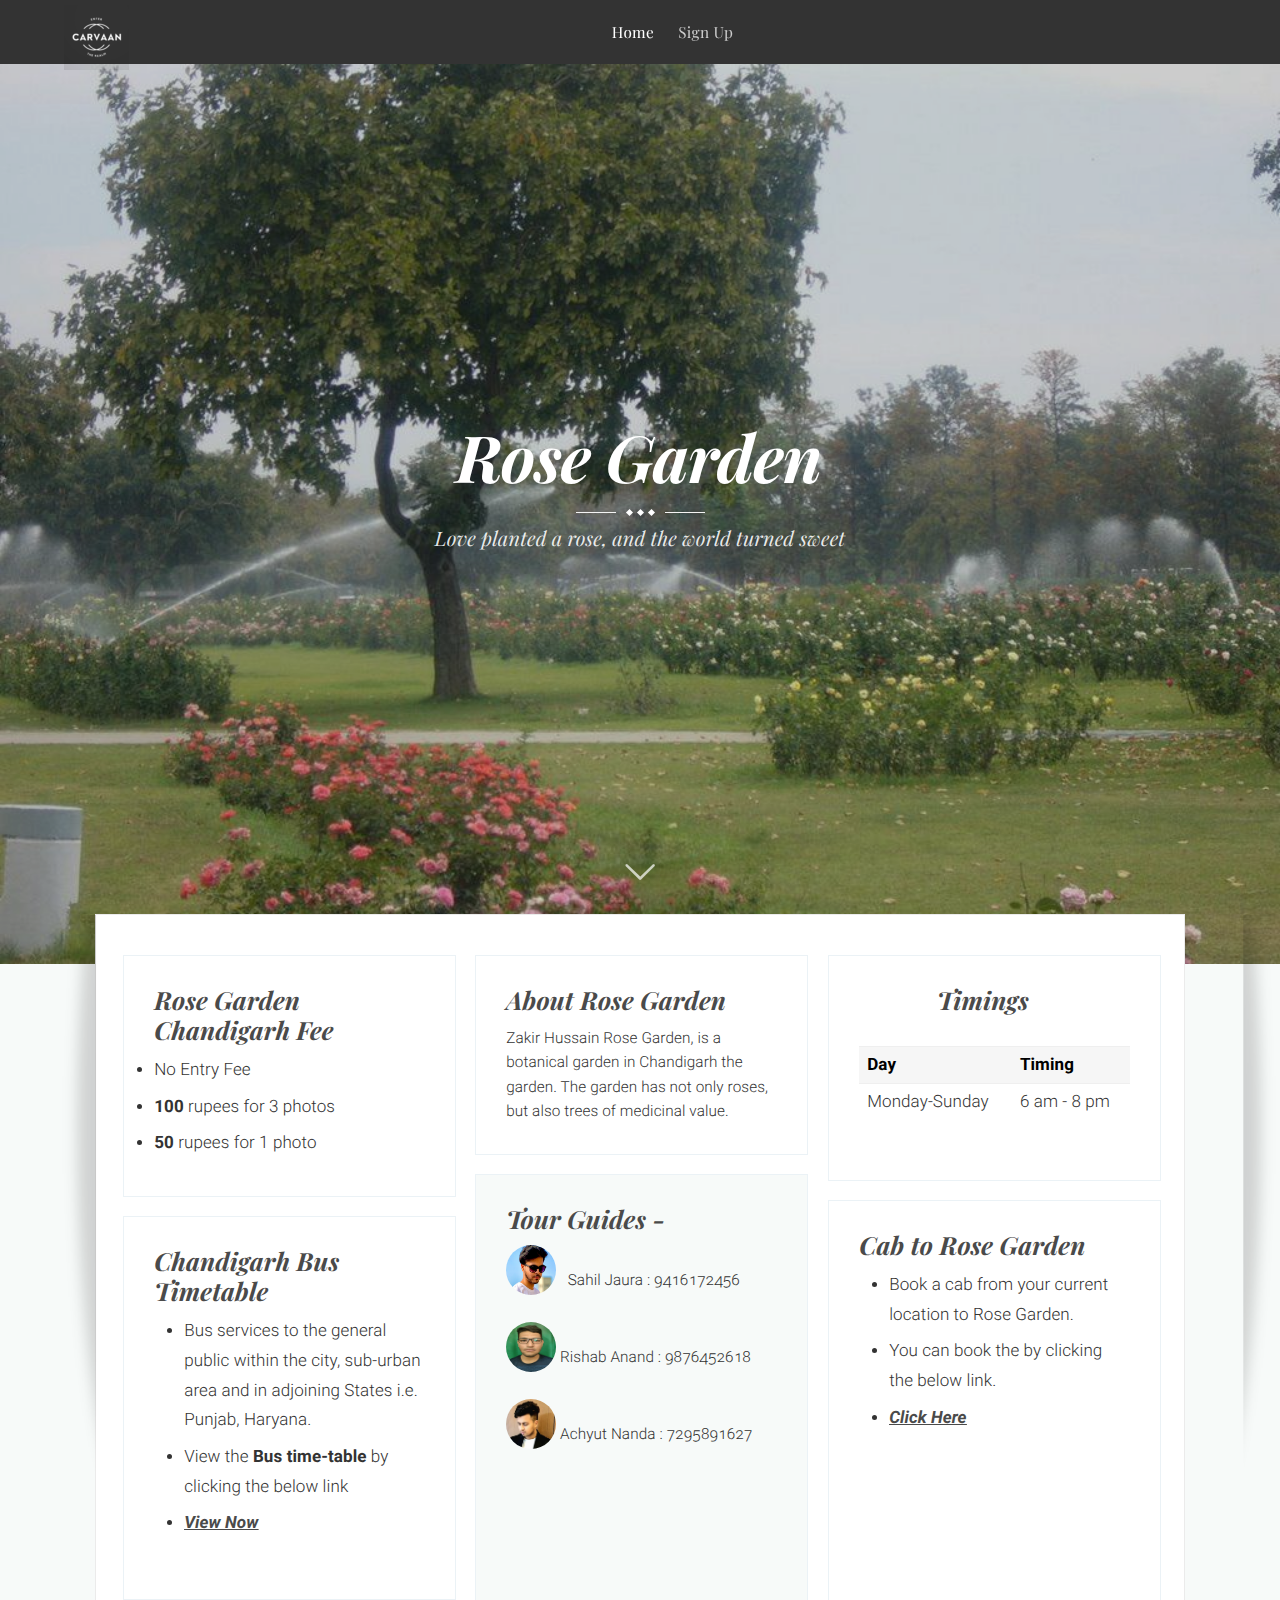
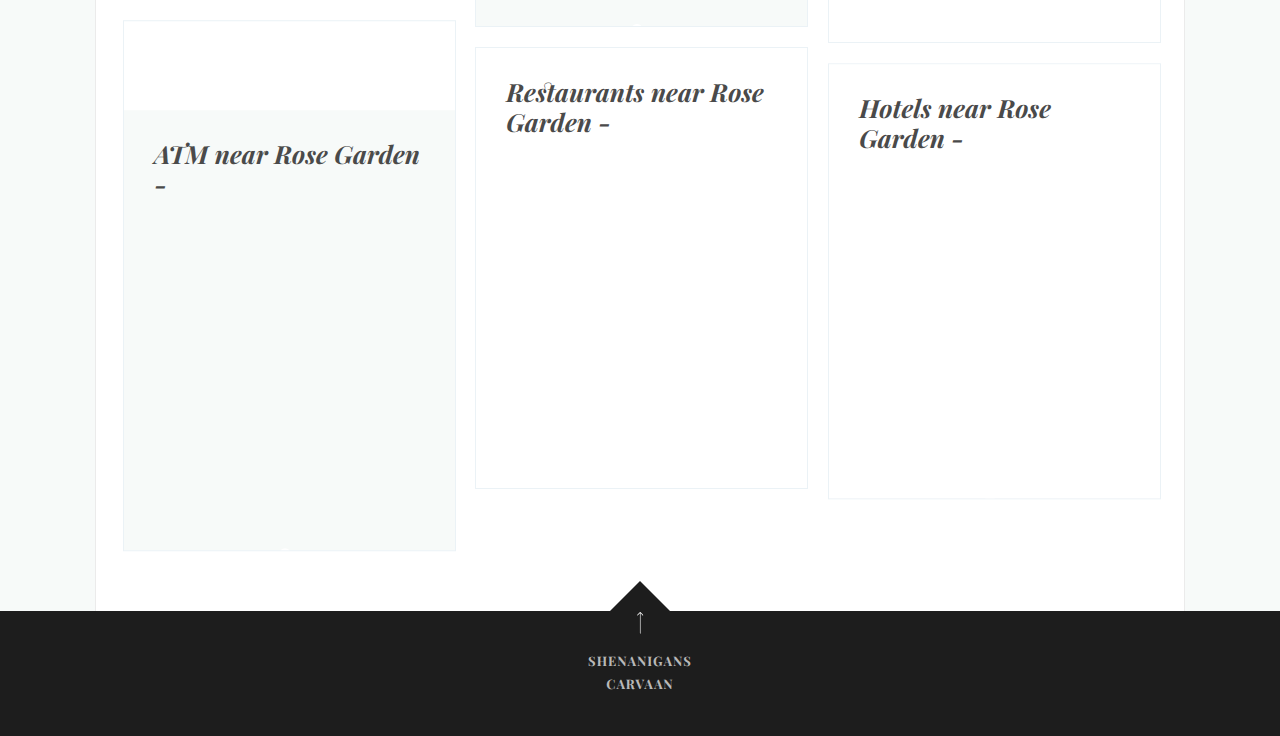
<file: rose.html>
<!DOCTYPE html>
<html>
  <head>
    <meta charset="utf-8" />
    <meta http-equiv="X-UA-Compatible" content="IE=edge" />
    <title>Rose Garden</title>
    <meta
      name="description"
      content="Thoughts, reviews and ideas since 1999."
    />
    <meta name="viewport" content="width=device-width, initial-scale=1.0" />
    <link rel="shortcut icon" href="#" />
    <link rel="stylesheet" type="text/css" href="assets/css/screen.css" />
    <link
      rel="stylesheet"
      type="text/css"
      href="https://fonts.googleapis.com/css?family=Roboto:400,300italic,300,400italic,700,700italic|Playfair+Display:400,700,400italic,700italic"
    />
  </head>
  <body class="home-template">
    <div class="site-wrapper">
      <nav class="main-nav overlay clearfix">
        <a class="blog-logo" href="index.html"
          ><img src="assets/img/logo.png" alt="Fashion Critiques "
        /></a>
        <ul id="menu">
          <li class="nav-home nav-current" role="presentation">
            <a href="index.html">Home</a>
          </li>
          <li class="nav-article-example" role="presentation">
            <a href="getstarted.html" target="blank">Sign Up</a>
          </li>

        </ul>
      </nav>

      <header
        class="main-header"
        style="background-image: url(assets/img/rose\ small\ 1.jpg)"
      >
        <div class="vertical">
          <div class="main-header-content inner">
            <h1 class="page-title">Rose Garden</h1>
            <div class="entry-title-divider">
              <span></span><span></span><span></span>
            </div>
            <h2 class="page-description">
              Love planted a rose, and the world turned sweet
            </h2>
          </div>
        </div>
        <a class="scroll-down icon-arrow-left" href="#content" data-offset="-45"
          ><span class="hidden">Scroll Down</span></a
        >
      </header>
      <main id="content" class="content" role="main">
        <div class="wraps">
          <img src="assets/img/shadow.png" class="wrapshadow" />
          <div class="grid">
            <div class="grid-item">
              <article class="post">
                <div class="wrapgriditem">
                  <header class="post-header">
                    <h2 class="post-title">
                      <a href = "#">Rose Garden Chandigarh Fee</a>
                    </h2>
                  </header>
                  <section class="post-excerpt">
                    <p>
                      <li>No Entry Fee</li>
                      <li><b>100</b> rupees for 3 photos</li>
                      <li><b>50</b> rupees for 1 photo</li>

                    </p>
                  </section>
                </div>
              </article>
            </div>
            <div class="grid-item">
              <article class="post tag-romance">
                <a href="article.html"></a>
                <div class="wrapgriditem">
                  <header class="post-header">
                    <h2 class="post-title">
                      <a
                        href="#"
                        >About Rose Garden</a
                      >
                    </h2>
                  </header>
                  <section class="post-excerpt">
                    <p>
                      Zakir Hussain Rose Garden, is a botanical garden in Chandigarh the garden. The garden has not only roses, but also trees of medicinal value.

                      <a class="read-more" href="article.html"></a>
                    </p>
                  </section>
                </div>
              </article>
            </div>
            <div class="grid-item">
              <article class="post">
                <div class="wrapgriditem">
                  <header class="post-header">
                    <h2 class="post-title">
                      <a
                        href="#"
                        >&nbsp;&nbsp;&nbsp;&nbsp;&nbsp;&nbsp;&nbsp;&nbsp;&nbsp;&nbsp;&nbsp;&nbsp;Timings</a
                      >
                    </h2>
                  </header>
                  <section class="post-excerpt">
                    <table>
                      <tr>
                        <th>Day</th>
                        <th>Timing</th>
                      </tr>
                      <tr>
                        <td>Monday-Sunday</td>
                        <td>6 am - 8 pm</td>
                      </tr>
                    </table>
                  </section>
                </div>
              </article>
            </div>

            <div class="grid-item">
              <article class="post tag-romance featured">
                <div class="wrapgriditem">
                  <header class="post-header">
                    <h2 class="post-title">
                      <a href="#">Tour Guides -</a>
                    </h2>
                  </header>
                  <section class="post-excerpt">
                    <p>
                        <img style="border-radius: 50%;" src="assets/img/sahil.jpg" alt="" width="50" height="50" > &nbsp; Sahil Jaura : 9416172456
                    </p>
                    <br>
                    <p>
                        <img style="border-radius: 50%;" src="assets/img/rishabh.jpeg" alt="" width="50" height="50" > Rishab Anand : 9876452618

                    </p>
                    <br>
                    <p>
                        <img style="border-radius: 50%;" src="assets/img/nanda.jpeg" alt="" width="50" height="50" > Achyut Nanda : 7295891627

                    </p>
                    <br><br><br><br><br>
                  </section>
                </div>
              </article>
            </div>
            <div class="grid-item">
                <article class="post tag-romance">
                  <div class="wrapgriditem">
                    <header class="post-header">
                      <h2 class="post-title">
                        <a href="#">Cab to Rose Garden </a>
                      </h2>
                    </header>
                    <section class="post-excerpt">
                      <p>
                          <ul>
                              <li>Book a cab from your current location to Rose Garden.</li>
                              <li>You can book the by clicking the below link.</li>
                              <li><b><u><i><a href="https://m.uber.com/looking?drop%5B0%5D=%7B%22latitude%22%3A30.7120968%2C%22longitude%22%3A76.7208455%2C%22addressLine1%22%3A%22Rose%20Garden%22%2C%22addressLine2%22%3A%22Phase%203B-1%2C%20Sector%2060%2C%20Sahibzada%20Ajit%20Singh%20Nagar%2C%20Chandigarh%2C%20India%22%2C%22id%22%3A%22ChIJQVUWQIjuDzkR42G51GCENt4%22%2C%22provider%22%3A%22google_places%22%2C%22index%22%3A0%7D&pickup=%7B%22latitude%22%3A30.7672898%2C%22longitude%22%3A76.7869762%2C%22addressLine1%22%3A%22Punjab%20Engineering%20College%22%2C%22addressLine2%22%3A%22Sector%2012%2C%20Chandigarh%2C%20India%22%2C%22id%22%3A%22ChIJS0BchILyDzkR6cbcy_dLhMA%22%2C%22provider%22%3A%22google_places%22%2C%22index%22%3A0%7D&vehicle=2021" target="blank">Click Here</a></i></u></b></li>
                          </ul>
                      </p>
                      <br><br><br><br><br>
                    </section>
  
                  </div>
                </article>
              </div>

            <div class="grid-item">
              <article class="post">
                
                <div class="wrapgriditem">
                  <header class="post-header">
                    <h2 class="post-title">
                      <a href="https://chdctu.gov.in/" target="blank">Chandigarh Bus Timetable</a>
                    </h2>
                  </header>
                  <section class="post-excerpt">
                    <p>
            <ul>
                <li>
                    Bus services to the general public within the city, sub-urban area and in adjoining States i.e. Punjab, Haryana.
                </li>
                <li>View the <b>Bus time-table</b> by clicking the below link</li>
                <li>
                    <a href="https://ctucitybus.com/#/ViewLocations" target="blank"
                    ><b><i><u>View Now</u></i></b></a
                    >
                </li>
            </ul>
                    </p>
                  </section>
                </div>
              </article>
            </div>
            <div class="grid-item">
                <article class="post featured">
                  
  <br><br><br>
                  <div class="wrapgriditem">
                    <header class="post-header">
                      <h2 class="post-title">
                        <a href="#">ATM near Rose Garden -</a>
                      </h2>
                    </header>
                    <section class="post-excerpt">
                        <iframe src="https://www.google.com/maps/embed?pb=!1m16!1m12!1m3!1d13716.024727920878!2d76.77494642008871!3d30.74632784778474!2m3!1f0!2f0!3f0!3m2!1i1024!2i768!4f13.1!2m1!1satm%20near%20rose%20garden%20chandigarh!5e0!3m2!1sen!2sin!4v1648830702732!5m2!1sen!2sin" width="280" height="260" style="border:0;" allowfullscreen="" loading="lazy" referrerpolicy="no-referrer-when-downgrade"></iframe>
                    </section>
                  </div>
                </article>
              </div>
              <div class="grid-item">
                <article class="post tag-romance">
                  <div class="wrapgriditem">
                    <header class="post-header">
                      <h2 class="post-title">
                        <a href="#" target="blank">Restaurants near Rose Garden -</a>
                      </h2>
                    </header>
                    <section class="post-excerpt">
                        <iframe src="https://www.google.com/maps/embed?pb=!1m16!1m12!1m3!1d54860.11376423862!2d76.76757512623847!3d30.75332346802061!2m3!1f0!2f0!3f0!3m2!1i1024!2i768!4f13.1!2m1!1srestaurants%20near%20rose%20garden%20chandigarh!5e0!3m2!1sen!2sin!4v1648830945886!5m2!1sen!2sin" width="280" height="260" style="border:0;" allowfullscreen="" loading="lazy" referrerpolicy="no-referrer-when-downgrade"></iframe>
                    </section>
                    
                  </div>
                </article>
              </div>

            <div class="grid-item">
              <article class="post">
                <div class="wrapgriditem">
                  <header class="post-header">
                    <h2 class="post-title">
                      <a href="#">Hotels near Rose Garden -</a>
                    </h2>
                  </header>
                  <section class="post-excerpt">
                    <p>
                        <iframe src="https://www.google.com/maps/embed?pb=!1m16!1m12!1m3!1d43651.65829007373!2d76.7675751586017!3d30.753212039391016!2m3!1f0!2f0!3f0!3m2!1i1024!2i768!4f13.1!2m1!1shotels%20near%20rose%20garden%20chandigarh!5e0!3m2!1sen!2sin!4v1648830847736!5m2!1sen!2sin" width="280" height="260" style="border:0;" allowfullscreen="" loading="lazy" referrerpolicy="no-referrer-when-downgrade"></iframe>
                    </p>
                  </section>
                </div>
              </article>
            </div>
          </div>
        </div>
      </main>
      <footer class="site-footer clearfix">
        <a href="#top" id="back-to-top" class="back-top"></a>
        <div class="text-center">
            <a href="#">Shenanigans </a> <br />
            <a href="#">Carvaan</a>
          </div>
      </footer>
    </div>
    <script
      type="text/javascript"
      src="https://code.jquery.com/jquery-1.11.3.min.js"
    ></script>
    <script type="text/javascript" src="assets/js/masonry.min.js"></script>
    <script type="text/javascript" src="assets/js/jquery.fitvids.js"></script>
    <script type="text/javascript" src="assets/js/index.js"></script>
  </body>
</html>
</file>
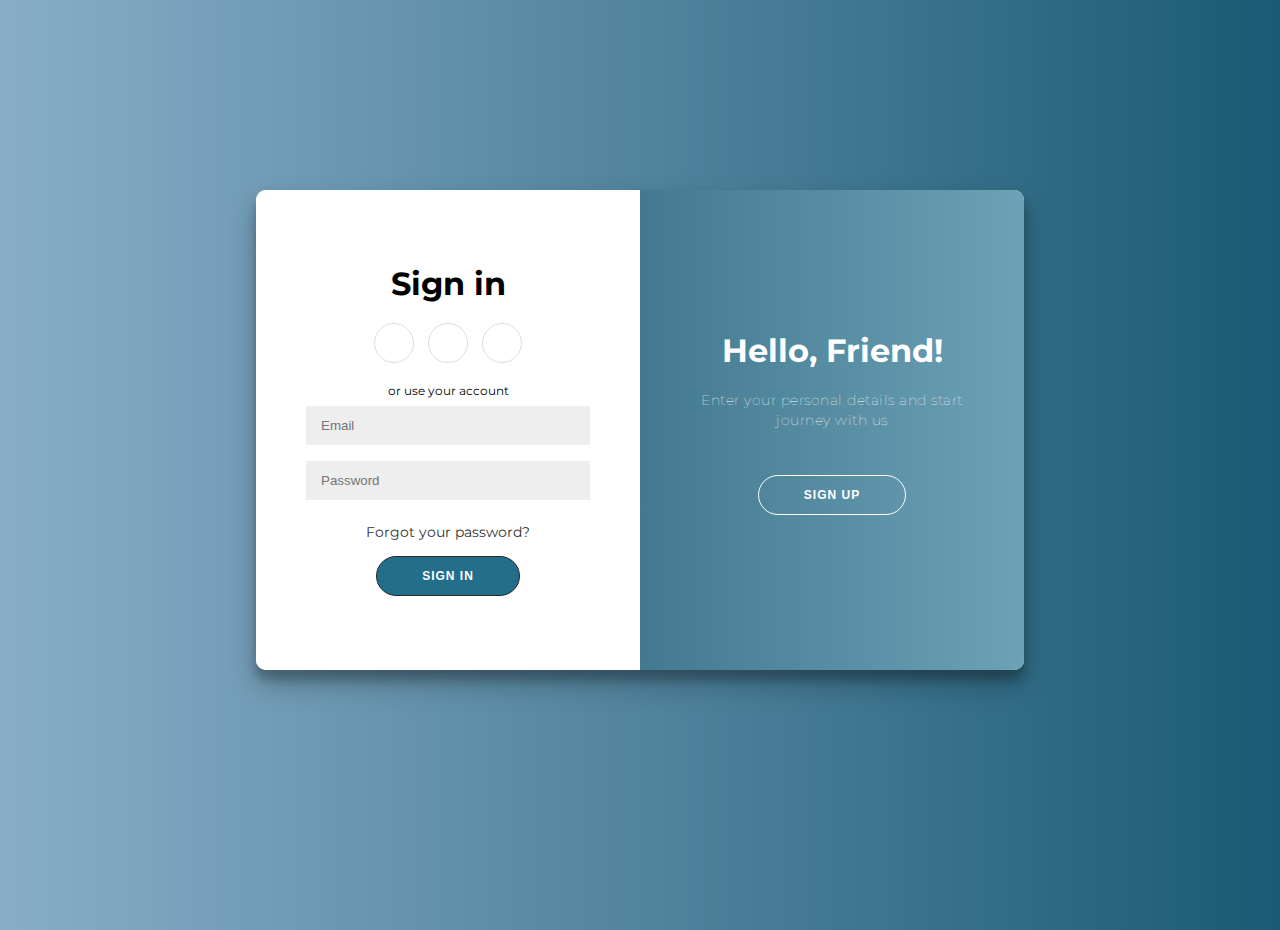
<file: signin.html>
<!DOCTYPE html>
<html>
  <head>
    <meta charset="utf-8" />
    <meta name="viewport" content="width=device-width, initial-scale=1" />
    <title></title>
    <link rel="stylesheet" type="text/css" href="assets/css/sign.css" />
  </head>
  <body>
    <div class="container" id="container">
      <div class="form-container sign-in-container">
        <form action="#">
          <h1>Sign in</h1>
          <div class="social-container">
            <a href="#" class="social"><i class="fab fa-facebook-f"></i></a>
            <a href="#" class="social"><i class="fab fa-google-plus-g"></i></a>
            <a href="#" class="social"><i class="fab fa-linkedin-in"></i></a>
          </div>
          <span>or use your account</span>
          <input type="email" placeholder="Email" />
          <input type="password" placeholder="Password" />
          <a href="#">Forgot your password?</a>
          <button>Sign In</button>
        </form>
      </div>
      <div class="overlay-container">
        <div class="overlay">
          <div class="overlay-panel overlay-right">
            <h1>Hello, Friend!</h1>
            <p>Enter your personal details and start journey with us</p>
            <a href="getstarted.html"
              ><button class="ghost" id="signUp">Sign Up</button></a
            >
          </div>
        </div>
      </div>
    </div>
  </body>
</html>
</file>
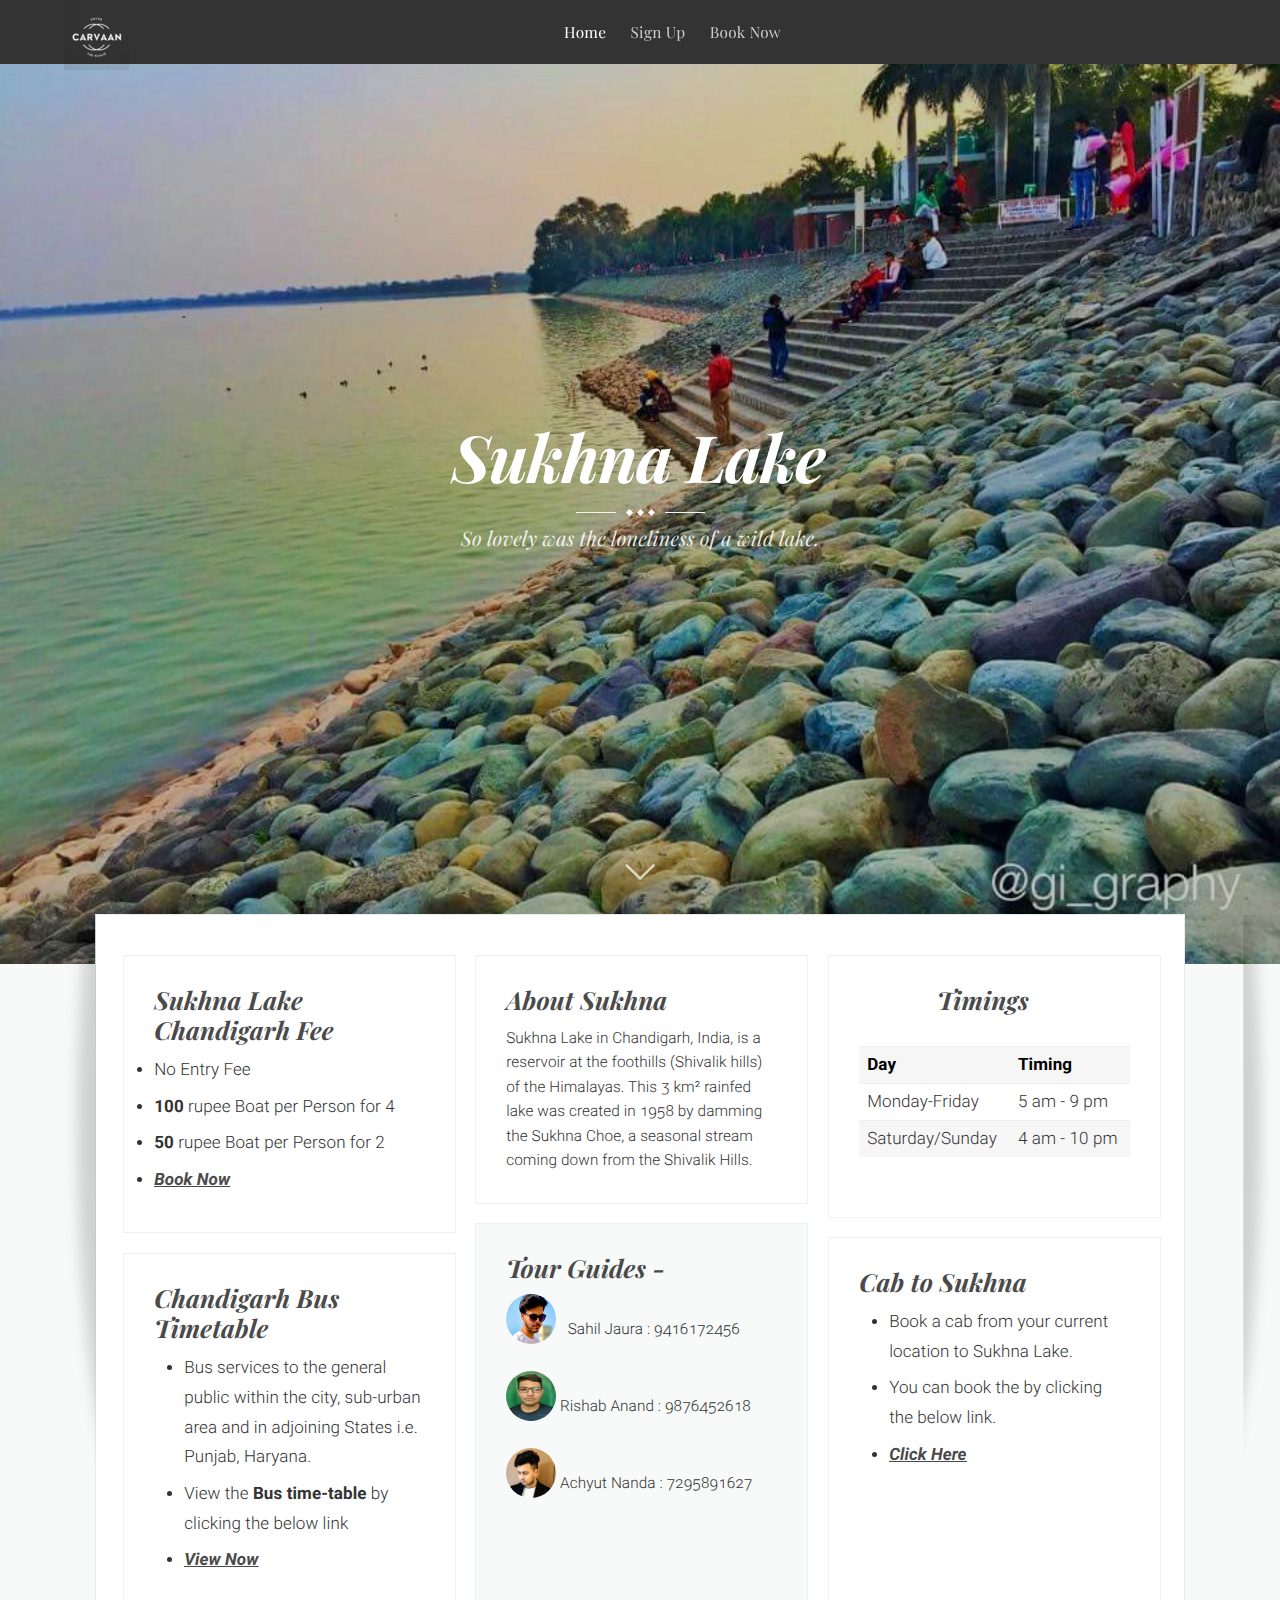
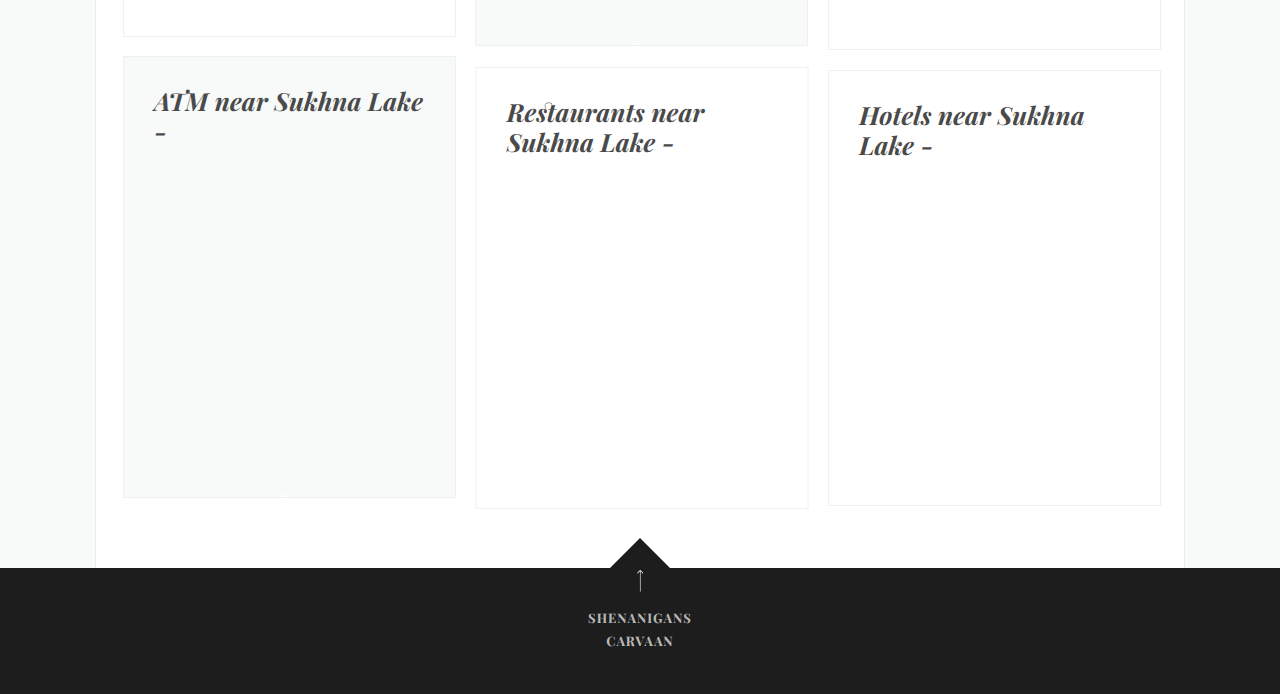
<file: sukhna2.html>
<!DOCTYPE html>
<html>
  <head>
    <meta charset="utf-8" />
    <meta http-equiv="X-UA-Compatible" content="IE=edge" />
    <title>Sukhna Lake</title>
    <meta
      name="description"
      content="Thoughts, reviews and ideas since 1999."
    />
    <meta name="viewport" content="width=device-width, initial-scale=1.0" />
    <link rel="shortcut icon" href="#" />
    <link rel="stylesheet" type="text/css" href="assets/css/screen.css" />
    <link
      rel="stylesheet"
      type="text/css"
      href="https://fonts.googleapis.com/css?family=Roboto:400,300italic,300,400italic,700,700italic|Playfair+Display:400,700,400italic,700italic"
    />
  </head>
  <body class="home-template">
    <div class="site-wrapper">
      <nav class="main-nav overlay clearfix">
        <a class="blog-logo" href="index.html"
          ><img src="assets/img/logo.png" alt="Fashion Critiques "
        /></a>
        <ul id="menu">
          <li class="nav-home nav-current" role="presentation">
            <a href="index.html">Home</a>
          </li>
          <li class="nav-article-example" role="presentation">
            <a href="getstarted.html" target="blank">Sign Up</a>
          </li>
          <li class="nav-article-example" role="presentation">
            <a
              href="thankyou.html"
              onclick="window.open('https://rzp.io/l/eJUZgAdw6');"
              >Book Now</a
            >
          </li>
        </ul>
      </nav>

      <header
        class="main-header"
        style="background-image: url(assets/img/sukhna\ small\ 2.jpg)"
      >
        <div class="vertical">
          <div class="main-header-content inner">
            <h1 class="page-title">Sukhna Lake</h1>
            <div class="entry-title-divider">
              <span></span><span></span><span></span>
            </div>
            <h2 class="page-description">
              So lovely was the loneliness of a wild lake.
            </h2>
          </div>
        </div>
        <a class="scroll-down icon-arrow-left" href="#content" data-offset="-45"
          ><span class="hidden">Scroll Down</span></a
        >
      </header>
      <main id="content" class="content" role="main">
        <div class="wraps">
          <img src="assets/img/shadow.png" class="wrapshadow" />
          <div class="grid">
            <div class="grid-item">
              <article class="post">
                <div class="wrapgriditem">
                  <header class="post-header">
                    <h2 class="post-title">
                      <a
                        href="https://chandigarh.tourismindia.co.in/sukhna-lake-chandigarh"
                        target="blank"
                        >Sukhna Lake Chandigarh Fee</a
                      >
                    </h2>
                  </header>
                  <section class="post-excerpt">
                    <p>
                      <li>No Entry Fee</li>
                      <li><b>100</b> rupee Boat per Person for 4</li>
                      <li><b>50</b> rupee Boat per Person for 2</li>
                      <li>
                        <a
                          href="thankyou.html"
                          onclick="window.open('https://rzp.io/l/eJUZgAdw6');"
                          ><b><i><u>Book Now</u></i></b></a
                        >
                      </li>
                    </p>
                  </section>
                </div>
              </article>
            </div>
            <div class="grid-item">
              <article class="post tag-romance">
                <a href="article.html"></a>
                <div class="wrapgriditem">
                  <header class="post-header">
                    <h2 class="post-title">
                      <a
                        href="https://en.wikipedia.org/wiki/Sukhna_Lake"
                        target="blank"
                        >About Sukhna</a
                      >
                    </h2>
                  </header>
                  <section class="post-excerpt">
                    <p>
                      Sukhna Lake in Chandigarh, India, is a reservoir at the
                      foothills (Shivalik hills) of the Himalayas. This 3 km²
                      rainfed lake was created in 1958 by damming the Sukhna
                      Choe, a seasonal stream coming down from the Shivalik
                      Hills.

                      <a class="read-more" href="article.html"></a>
                    </p>
                  </section>
                </div>
              </article>
            </div>
            <div class="grid-item">
              <article class="post">
                <div class="wrapgriditem">
                  <header class="post-header">
                    <h2 class="post-title">
                      <a
                        href="https://chandigarh.tourismindia.co.in/sukhna-lake-chandigarh"
                        target="blank"
                        >&nbsp;&nbsp;&nbsp;&nbsp;&nbsp;&nbsp;&nbsp;&nbsp;&nbsp;&nbsp;&nbsp;&nbsp;Timings</a
                      >
                    </h2>
                  </header>
                  <section class="post-excerpt">
                    <table>
                      <tr>
                        <th>Day</th>
                        <th>Timing</th>
                      </tr>
                      <tr>
                        <td>Monday-Friday</td>
                        <td>5 am - 9 pm</td>
                      </tr>
                      <tr>
                        <td>Saturday/Sunday</td>
                        <td>4 am - 10 pm</td>
                      </tr>
                    </table>
                  </section>
                </div>
              </article>
            </div>

            <div class="grid-item">
              <article class="post tag-romance featured">
                <div class="wrapgriditem">
                  <header class="post-header">
                    <h2 class="post-title">
                      <a href="#">Tour Guides -</a>
                    </h2>
                  </header>
                  <section class="post-excerpt">
                    <p>
                        <img style="border-radius: 50%;" src="/assets/img/sahil.jpg" alt="" width="50" height="50" > &nbsp; Sahil Jaura : 9416172456
                    </p>
                    <br>
                    <p>
                        <img style="border-radius: 50%;" src="/assets/img/rishabh.jpeg" alt="" width="50" height="50" > Rishab Anand : 9876452618

                    </p>
                    <br>
                    <p>
                        <img style="border-radius: 50%;" src="/assets/img/nanda.jpeg" alt="" width="50" height="50" > Achyut Nanda : 7295891627

                    </p>
                    <br><br><br><br>
                  </section>
                </div>
              </article>
            </div>
            <div class="grid-item">
                <article class="post tag-romance">
                  <div class="wrapgriditem">
                    <header class="post-header">
                      <h2 class="post-title">
                        <a href="#">Cab to Sukhna </a>
                      </h2>
                    </header>
                    <section class="post-excerpt">
                      <p>
                          <ul>
                              <li>Book a cab from your current location to Sukhna Lake.</li>
                              <li>You can book the by clicking the below link.</li>
                              <li><b><u><i><a href="https://m.uber.com/looking?drop%5B0%5D=%7B%22latitude%22%3A30.74476889999999%2C%22longitude%22%3A76.81055769999999%2C%22addressLine1%22%3A%22Sukhna%20Lake%22%2C%22addressLine2%22%3A%22Sector%201%2C%20Chandigarh%2C%20India%22%2C%22id%22%3A%22ChIJgzPjVDrtDzkRFsBzSDsEc4c%22%2C%22provider%22%3A%22google_places%22%2C%22index%22%3A0%7D&pickup=%7B%22latitude%22%3A30.7672898%2C%22longitude%22%3A76.7869762%2C%22addressLine1%22%3A%22Punjab%20Engineering%20College%22%2C%22addressLine2%22%3A%22Sector%2012%2C%20Chandigarh%2C%20India%22%2C%22id%22%3A%22ChIJS0BchILyDzkR6cbcy_dLhMA%22%2C%22provider%22%3A%22google_places%22%2C%22index%22%3A0%7D&vehicle=2021" target="blank">Click Here</a></i></u></b></li>
                          </ul>
                      </p>
                      <br><br><br><br>
                    </section>
  
                  </div>
                </article>
              </div>

            <div class="grid-item">
              <article class="post">
                
                <div class="wrapgriditem">
                  <header class="post-header">
                    <h2 class="post-title">
                      <a href="https://chdctu.gov.in/" target="blank">Chandigarh Bus Timetable</a>
                    </h2>
                  </header>
                  <section class="post-excerpt">
                    <p>
            <ul>
                <li>
                    Bus services to the general public within the city, sub-urban area and in adjoining States i.e. Punjab, Haryana.
                </li>
                <li>View the <b>Bus time-table</b> by clicking the below link</li>
                <li>
                    <a href="https://ctucitybus.com/#/ViewLocations" target="blank"
                    ><b><i><u>View Now</u></i></b></a
                    >
                </li>
            </ul>
                    </p>
                  </section>
                </div>
              </article>
            </div>
            <div class="grid-item">
                <article class="post featured">
                  
  
                  <div class="wrapgriditem">
                    <header class="post-header">
                      <h2 class="post-title">
                        <a href="#">ATM near Sukhna Lake -</a>
                      </h2>
                    </header>
                    <section class="post-excerpt">
                        <iframe src="https://www.google.com/maps/embed?pb=!1m16!1m12!1m3!1d27432.700997235253!2d76.79111749152287!3d30.744040074507957!2m3!1f0!2f0!3f0!3m2!1i1024!2i768!4f13.1!2m1!1sATM%20near%20sukhna%20lake!5e0!3m2!1sen!2sin!4v1648823014291!5m2!1sen!2sin" width="280" height="260" style="border:0;" allowfullscreen="" loading="lazy" referrerpolicy="no-referrer-when-downgrade"></iframe>
                    </section>
                  </div>
                </article>
              </div>
              <div class="grid-item">
                <article class="post tag-romance">
                  <div class="wrapgriditem">
                    <header class="post-header">
                      <h2 class="post-title">
                        <a href="#" target="blank">Restaurants near Sukhna Lake -</a>
                      </h2>
                    </header>
                    <section class="post-excerpt">
                        <iframe src="https://www.google.com/maps/embed?pb=!1m16!1m12!1m3!1d54846.611922801334!2d76.76507980223555!3d30.777014250961074!2m3!1f0!2f0!3f0!3m2!1i1024!2i768!4f13.1!2m1!1srestaurants%20near%20sukhna%20lake!5e0!3m2!1sen!2sin!4v1648822613343!5m2!1sen!2sin" width="280" height="260" style="border:0;" allowfullscreen="" loading="lazy" referrerpolicy="no-referrer-when-downgrade"></iframe>
                    </section>
                    
                  </div>
                </article>
              </div>

            <div class="grid-item">
              <article class="post">
                <div class="wrapgriditem">
                  <header class="post-header">
                    <h2 class="post-title">
                      <a href="#">Hotels near Sukhna Lake -</a>
                    </h2>
                  </header>
                  <section class="post-excerpt">
                    <p>
                        <iframe src="https://www.google.com/maps/embed?pb=!1m16!1m12!1m3!1d13711.652352013054!2d76.79134454807394!3d30.777018661891947!2m3!1f0!2f0!3f0!3m2!1i1024!2i768!4f13.1!2m1!1shotels%20near%20sukhna%20lake!5e0!3m2!1sen!2sin!4v1648822271137!5m2!1sen!2sin" width="280" height="260" style="border:0;" allowfullscreen="" loading="lazy" referrerpolicy="no-referrer-when-downgrade"></iframe>
                    </p>
                  </section>
                </div>
              </article>
            </div>
          </div>
        </div>
      </main>
      <footer class="site-footer clearfix">
        <a href="#top" id="back-to-top" class="back-top"></a>
        <div class="text-center">
            <a href="#">Shenanigans </a> <br />
            <a href="#">Carvaan</a>
          </div>
      </footer>
    </div>
    <script
      type="text/javascript"
      src="https://code.jquery.com/jquery-1.11.3.min.js"
    ></script>
    <script type="text/javascript" src="assets/js/masonry.min.js"></script>
    <script type="text/javascript" src="assets/js/jquery.fitvids.js"></script>
    <script type="text/javascript" src="assets/js/index.js"></script>
  </body>
</html>
</file>
<file: assets/css/screen.css>
/* 
Nectaria - FREE HTML TEMPLATE BY WOWTHEMES.NET
Version: 1.0.0
Download Link: https://www.wowthemes.net/marketplace/category/free/
*/
body {
	font-family:Roboto;
	overflow-x:hidden;
}
article,aside,details,figcaption,figure,footer,header,hgroup,main,nav,section,summary {
	display:block;
}
audio,canvas,video {
	display:inline-block;
}
audio:not([controls]) {
	display:none;
	height:0;
}
[hidden],template {
	display:none;
}
html {
	font-family:sans-serif;
	-ms-text-size-adjust:100%;
	-webkit-text-size-adjust:100%;
}
body {
	margin:0;
}
a {
	background:transparent;
}
a:focus {
	outline:0;
}
a:active,a:hover {
	outline:0;
}
h1 {
	font-size:2em;
	margin:0.67em 0;
}
abbr[title] {
	border-bottom:1px dotted;
}
b,strong {
	font-weight:700;
}
dfn {
	font-style:italic;
}
hr {
	-moz-box-sizing:content-box;
	box-sizing:content-box;
	height:0;
}
mark {
	background:#FF0;
	color:#000;
}
code,kbd,pre,samp {
	font-family:monospace,serif;
	font-size:1em;
}
pre {
	white-space:pre-wrap;
}
q {
	quotes:"\201C" "\201D" "\2018" "\2019";
}
small {
	font-size:80%;
}
sub,sup {
	font-size:75%;
	line-height:0;
	position:relative;
	vertical-align:baseline;
}
sup {
	top:-0.5em;
}
sub {
	bottom:-0.25em;
}
img {
	border:0;
	max-width:100%;
}
svg:not(:root) {
	overflow:hidden;
}
figure {
	margin:0;
}
fieldset {
	border:1px solid #c0c0c0;
	margin:0 2px;
	padding:0.35em 0.625em 0.75em;
}
legend {
	border:0;
	padding:0;
}
button,input,select,textarea {
	font-family:inherit;
	font-size:100%;
	margin:0;
}
button,input {
	line-height:normal;
}
button,select {
	text-transform:none;
}
button,html input[type="button"],input[type="reset"],input[type="submit"] {
	-webkit-appearance:button;
	cursor:pointer;
}
button[disabled],html input[disabled] {
	cursor:default;
}
input[type="checkbox"],input[type="radio"] {
	box-sizing:border-box;
	padding:0;
}
input[type="search"] {
	-webkit-appearance:textfield;
	-moz-box-sizing:content-box;
	-webkit-box-sizing:content-box;
	box-sizing:content-box;
}
input[type="search"]::-webkit-search-cancel-button,input[type="search"]::-webkit-search-decoration {
	-webkit-appearance:none;
}
button::-moz-focus-inner,input::-moz-focus-inner {
	border:0;
	padding:0;
}
textarea {
	overflow:auto;
	vertical-align:top;
}
table {
	border-collapse:collapse;
	border-spacing: 0;
}
/* ========================================================================== 1. Icons - Sets up the icon font and respective classes ========================================================================== */
/* Import the font file with the icons in it */
@font-face {
	font-family:"casper-icons";
	src:url("../fonts/casper-icons.eot?v=1");
	src:url("../fonts/casper-icons.eot?v=1#iefix") format("embedded-opentype"),url("../fonts/casper-icons.woff?v=1") format("woff"),url("../fonts/casper-icons.ttf?v=1") format("truetype"),url("../fonts/casper-icons.svg?v=1#icons") format("svg");
	font-weight:normal;
	font-style: normal;
}
/* Apply these base styles to all icons */
[class^="icon-"]:before,[class*=" icon-"]:before {
	font-family:"casper-icons","Open Sans",sans-serif;
	speak:none;
	font-style:normal;
	font-weight:normal;
	font-variant:normal;
	text-transform:none;
	line-height:1;
	text-decoration:none !important;
	-webkit-font-smoothing:antialiased;
	-moz-osx-font-smoothing: grayscale;
}
/* Each icon is created by inserting the correct character into the content of the:before pseudo element. Like a boss. */
.icon-ghost:before {
	content:"\f600";
}
.icon-feed:before {
	content:"\f601";
}
.icon-twitter:before {
	content:"\f602";
	font-size:1.1em;
}
.icon-google-plus:before {
	content:"\f603";
}
.icon-facebook:before {
	content:"\f604";
}
.icon-arrow-left:before {
	content:"\f605";
}
.icon-stats:before {
	content:"\f606";
}
.icon-location:before {
	content:"\f607";
	margin-left:-3px;
	/* Tracking fix */
}
.icon-link:before {
	content:"\f608";
}
.icon-menu:before {
	content: "\f609";
}
/* IMPORTANT:When making any changes to the icon font,be sure to increment the version number by 1 in the @font-face rule. `?v=1` becomes `?v=2` This forces browsers to download the new font file.*/
/* ========================================================================== 2. General - Setting up some base styles ========================================================================== */
html {
	height:100%;
	max-height:100%;
	font-size:62.5%;
	-webkit-tap-highlight-color:rgba(0,0,0,0);
}
body {
	height:100%;
	max-height:100%;
	letter-spacing:0.01rem;
	font-size:1.7rem;
	line-height:1.75em;
	color:#333;
	-webkit-font-feature-settings:'kern' 1;
	-moz-font-feature-settings:'kern' 1;
	-o-font-feature-settings:'kern' 1;
	text-rendering:geometricPrecision;
	font-weight:300;
}
::-moz-selection {
	background:#D6EDFF;
}
::selection {
	background:#D6EDFF;
}
h1,h2,h3,h4,h5,h6 {
	-webkit-font-feature-settings:'dlig' 1,'liga' 1,'lnum' 1,'kern' 1;
	-moz-font-feature-settings:'dlig' 1,'liga' 1,'lnum' 1,'kern' 1;
	-o-font-feature-settings:'dlig' 1,'liga' 1,'lnum' 1,'kern' 1;
	color:#2E2E2E;
	line-height:1.15em;
	margin:0 0 0.4em 0;
	font-family:"Playfair Display";
	text-rendering:geometricPrecision;
}
h1 {
	font-size:5rem;
	letter-spacing:-2px;
	text-indent:-3px;
}
h2 {
	font-size:3.6rem;
}
h3 {
	font-size:3rem;
}
h4 {
	font-size:2.5rem;
}
h5 {
	font-size:2rem;
}
h6 {
	font-size:2rem;
}
a {
	color:#4A4A4A;
	transition:color 0.3s ease;
}
a:hover {
	color:#111;
}
p,ul,ol,dl {
	-webkit-font-feature-settings:'liga' 1,'onum' 1,'kern' 1;
	-moz-font-feature-settings:'liga' 1,'onum' 1,'kern' 1;
	-o-font-feature-settings:'liga' 1,'onum' 1,'kern' 1;
	margin:0 0 1.75em 0;
	text-rendering:geometricPrecision;
}
ol,ul {
	padding-left:3rem;
}
ol ol,ul ul,ul ol,ol ul {
	margin:0 0 0.4em 0;
	padding-left:2em;
}
dl dt {
	float:left;
	width:180px;
	overflow:hidden;
	clear:left;
	text-align:right;
	text-overflow:ellipsis;
	white-space:nowrap;
	font-weight:700;
	margin-bottom:1em;
}
dl dd {
	margin-left:200px;
	margin-bottom:1em
}
li {
	margin:0.4em 0;
}
li li {
	margin:0;
}
hr {
	display:block;
	height:1px;
	border:0;
	border-top:#EFEFEF 1px solid;
	margin:3.2em 0;
	padding:0;
}
blockquote {
	-moz-box-sizing:border-box;
	box-sizing:border-box;
	margin:1.75em 0 1.75em -2.2em;
	padding:0 0 0 1.75em;
	border-left:#4A4A4A 0.4em solid;
}
blockquote p {
	margin:0.8em 0;
	font-style:italic;
}
blockquote small {
	display:inline-block;
	margin:0.8em 0 0.8em 1.5em;
	font-size:0.9em;
	color:#CCC;
}
blockquote small:before {
	content:"\2014 \00A0";
}
blockquote cite {
	font-weight:700;
}
blockquote cite a {
	font-weight:normal;
}
mark {
	background-color:#fdffb6;
}
code,tt {
	padding:1px 3px;
	font-family:Inconsolata,monospace,sans-serif;
	font-size:0.85em;
	white-space:pre-wrap;
	border:#E3EDF3 1px solid;
	background:#F7FAFB;
	border-radius:2px;
}
pre {
	-moz-box-sizing:border-box;
	box-sizing:border-box;
	margin:0 0 1.75em 0;
	border:#E3EDF3 1px solid;
	width:100%;
	padding:10px;
	font-family:Inconsolata,monospace,sans-serif;
	font-size:0.9em;
	white-space:pre;
	overflow:auto;
	background:#F7FAFB;
	border-radius:3px;
}
pre code,pre tt {
	font-size:inherit;
	white-space:pre-wrap;
	background:transparent;
	border:none;
	padding:0;
}
kbd {
	display:inline-block;
	margin-bottom:0.4em;
	padding:1px 8px;
	border:#CCC 1px solid;
	color:#666;
	text-shadow:#FFF 0 1px 0;
	font-size:0.9em;
	font-weight:700;
	background:#F4F4F4;
	border-radius:4px;
	box-shadow:0 1px 0 rgba(0,0,0,0.2),0 1px 0 0 #fff inset;
}
table {
	-moz-box-sizing:border-box;
	box-sizing:border-box;
	margin:1.75em 0;
	width:100%;
	max-width:100%;
	background-color:transparent;
}
table th,table td {
	padding:8px;
	line-height:20px;
	text-align:left;
	vertical-align:top;
	border-top:#EFEFEF 1px solid;
}
table th {
	color:#000;
}
table caption+thead tr:first-child th,table caption+thead tr:first-child td,table colgroup+thead tr:first-child th,table colgroup+thead tr:first-child td,table thead:first-child tr:first-child th,table thead:first-child tr:first-child td {
	border-top:0;
}
table tbody+tbody {
	border-top:#EFEFEF 2px solid;
}
table table table {
	background-color:#FFF;
}
table tbody>tr:nth-child(odd)>td,table tbody>tr:nth-child(odd)>th {
	background-color:#F6F6F6;
}
table.plain tbody>tr:nth-child(odd)>td,table.plain tbody>tr:nth-child(odd)>th {
	background:transparent;
}
iframe,.fluid-width-video-wrapper {
	display:block;
	margin: 1.75em 0;
}
/* When a video is inside the fitvids wrapper,drop themargin on the iframe,cause it breaks stuff. */
.fluid-width-video-wrapper iframe {
	margin: 0;
}
/* ========================================================================== 3. Utilities - These things get used a lot ========================================================================== */
/* Clears shit */
.clearfix:before,.clearfix:after {
	content:" ";
	display:table;
}
.clearfix:after {
	clear:both;
}
.clearfix {
	zoom: 1;
}
/* Hides shit */
.hidden {
	text-indent:-9999px;
	visibility:hidden;
	display: none;
}
/* Creates a responsive wrapper that makes our content scale nicely */
.inner {
	position:relative;
	width:80%;
	max-width:710px;
	margin: 0 auto;
}
/* Centres vertically yo. (IE8+) */
.vertical {
	display:table-cell;
	vertical-align:middle;
	 background: rgba(0,0,0,0.2);
}
/* Wraps the main content & footer */
.site-wrapper {
	position:relative;
	z-index:10;
	min-height:100%;
	background:#fff;
	-webkit-transition:-webkit-transform 0.5s ease;
	transition:transform 0.5s ease;
	margin-top:64px;
}
.home-template .site-wrapper {
}
body.nav-opened .site-wrapper {
	overflow-x:hidden;
	-webkit-transform:translate3D(-240px,0,0);
	-ms-transform:translate3D(-240px,0,0);
	transform:translate3D(-240px,0,0);
	-webkit-transition:-webkit-transform 0.3s ease;
	transition: transform 0.3s ease;
}
/* ========================================================================== 4. General - The main styles for the the theme ========================================================================== */
.content {
	width:85%;
	margin:0px auto;
	background:#fff;
	padding:40px 0px;
	margin-top:-100px;
	position:relative;
	border-left:1px solid rgba(0,0,0,0.08);
	border-right:1px solid rgba(0,0,0,0.08);
	border-top: 1px solid rgba(0,0,0,0.08);
}
/* Big cover image on the home page */
.main-header {
	position:relative;
	display:table;
	width:100%;
	height:100vh;
	margin-bottom:5rem;
	text-align:center;
	background:#222 no-repeat center center;
	background-image:url(../img/default.jpg);
	background-size:cover;
	overflow:hidden;
}
.main-header .inner {
	width:80%;
	margin-top:-64px;
}
.main-header-content.inner h1,.main-header-content.inner .post-meta,.main-header-content.inner .post-meta a {
	color:#fff;
}
.main-nav {
	position:relative;
	padding:5px 5%;
	margin:0 0 0px 0;
}
.main-nav a {
	text-decoration:none;
	font-size:0.9em;
	letter-spacing:0.3px;
	font-weight:400;
	color:#ccc;
	font-family:Playfair Display;
}
.main-nav .nav-current a {
	color:#fff;
}
.main-nav a:hover {
	color: #fff;
}
/* Navigation */
body.nav-opened .nav-cover {
	position:fixed;
	top:0;
	left:0;
	right:240px;
	bottom:0;
	z-index:200;
}
.nav {
	position:fixed;
	top:0;
	right:0;
	bottom:0;
	z-index:5;
	width:240px;
	opacity:0;
	background:#111;
	margin-bottom:0;
	text-align:left;
	overflow-y:auto;
	-webkit-transition:-webkit-transform 0.5s ease,opacity 0.3s ease 0.7s;
	transition:transform 0.5s ease,opacity 0.3s ease 0.7s;
}
body.nav-closed .nav {
	-webkit-transform:translate3D(97px,0,0);
	-ms-transform:translate3D(97px,0,0);
	transform:translate3D(97px,0,0);
}
body.nav-opened .nav {
	opacity:1;
	-webkit-transition:-webkit-transform 0.3s ease,opacity 0s ease 0s;
	transition:transform 0.3s ease,opacity 0s ease 0s;
	-webkit-transform:translate3D(0,0,0);
	-ms-transform:translate3D(0,0,0);
	transform:translate3D(0,0,0);
}
.nav-title {
	position:absolute;
	top:45px;
	left:30px;
	font-size:16px;
	font-weight:100;
	text-transform:uppercase;
	color:#fff;
}
.nav-close {
	position:absolute;
	top:38px;
	right:25px;
	width:20px;
	height:20px;
	padding:0;
	font-size:10px;
}
.nav-close:focus {
	outline:0;
}
.nav-close:before,.nav-close:after {
	content:'';
	position:absolute;
	top:0;
	width:20px;
	height:1px;
	background:rgb(150,150,150);
	top:15px;
	-webkit-transition:background 0.15s ease;
	transition:background 0.15s ease;
}
.nav-close:before {
	-webkit-transform:rotate(45deg);
	-ms-transform:rotate(45deg);
	transform:rotate(45deg);
}
.nav-close:after {
	-webkit-transform:rotate(-45deg);
	-ms-transform:rotate(-45deg);
	transform:rotate(-45deg);
}
.nav-close:hover:before,.nav-close:hover:after {
	background:rgb(255,255,255);
}
.nav ul {
	padding:90px 9% 5%;
	list-style:none;
	counter-reset:item;
}
.nav li:before {
	display:block;
	float:right;
	padding-right:4%;
	padding-left:5px;
	text-align:right;
	font-size:1.2rem;
	vertical-align:bottom;
	color:#B8B8B8;
	content:counter(item,lower-roman);
	counter-increment:item;
}
.nav li {
	margin:0;
}
.nav li a {
	text-decoration:none;
	line-height:1.4;
	font-size:1.4rem;
	display:block;
	padding:0.6rem 4%;
	overflow:hidden;
	white-space:nowrap;
	text-overflow:ellipsis;
}
.nav li a:after {
	display:inline-block;
	content:" .......................................................";
	color:rgba(255,255,255,0.2);
	margin-left:5px;
}
.nav .nav-current:before {
	color:#fff;
}
.nav .nav-current a:after {
	content:" ";
	border-bottom:rgba(255,255,255,0.5) 1px solid;
	width:100%;
	height:1px;
}
.nav a:link,.nav a:visited {
	color:#B8B8B8;
}
.nav li.nav-current a,.nav a:hover,.nav a:active,.nav a:focus {
	color: #fff;
}
.subscribe-button {
	-webkit-box-sizing:border-box;
	-moz-box-sizing:border-box;
	box-sizing:border-box;
	display:none;
	position:absolute;
	bottom:30px;
	left:30px;
	right:30px;
	height:38px;
	padding:0 20px;
	color:#111 !important;
	/* Overides `.nav a:link,.nav a:visited` colour */
	text-align:center;
	font-size:12px;
	font-family:"Open Sans",sans-serif;
	text-transform:uppercase;
	text-decoration:none;
	line-height:35px;
	border-radius:3px;
	background:#fff;
	transition:all ease 0.3s;
}
.subscribe-button:before {
	font-size:9px;
	margin-right: 6px;
}
/* Create a bouncing scroll-down arrow on homepage with cover image */
.scroll-down {
	display:block;
	position:absolute;
	z-index:100;
	bottom:75px;
	left:50%;
	margin-left:-16px;
	width:34px;
	height:34px;
	font-size:34px;
	text-align:center;
	text-decoration:none;
	color:rgba(255,255,255,0.7);
	-webkit-transform:rotate(-90deg);
	-ms-transform:rotate(-90deg);
	transform:rotate(-90deg);
	-webkit-animation:bounce 4s 2s infinite;
	animation: bounce 4s 2s infinite;
}
/* Stop it bouncing and increase contrast when hovered */
.scroll-down:hover {
	color:#fff;
	-webkit-animation:none;
	animation: none;
}
/* Put a semi-opaque radial gradient behind the icon to make it more visible on photos which happen to have a light background. */
.home-template .main-header:after {
	display:block;
	content:" ";
	width:150px;
	height:130px;
	border-radius:100%;
	position:absolute;
	bottom:0;
	left:50%;
	margin-left:-75px;
	background: radial-gradient(ellipse at center,rgba(0,0,0,0.15) 0%,rgba(0,0,0,0) 70%,rgba(0,0,0,0) 100%);
}
/* Hide when there's no cover image or on page2+*/
.no-cover .scroll-down,.no-cover.main-header:after,.archive-template .scroll-down,.archive-template .main-header:after {
	display: none
}
/* Appears in the top left corner of your home page */
.blog-logo {
	display:block;
	float:left;
	background:none !important;
	/* Makes sure there is never a background */
	border:none !important;
	/* Makes sure there is never a border */
}
.blog-logo img {
	-webkit-box-sizing:border-box;
	-moz-box-sizing:border-box;
	box-sizing:border-box;
	display:block;
	height:auto;
	padding:0;
	width:auto;
	opacity:1;
	transition:all 0.4s;
}
.blog-logo img:hover {
	opacity:1.0;
	transition:all 0.4s;
}
.menu-button {
	-webkit-box-sizing:border-box;
	-moz-box-sizing:border-box;
	box-sizing:border-box;
	display:inline-block;
	float:right;
	padding:0;
	opacity:1;
	text-align:center;
	font-size:12px;
	text-transform:uppercase;
	white-space:nowrap;
	transition:all 0.5s ease;
}
.menu-button:before {
	font-size:24px;
	font-weight:300;
	position:relative;
	top:14px;
}
.menu-button:hover {
	background:#fff;
}
.menu-button:focus {
	outline: 0;
}
/* When the navigation is closed */
.nav-closed .menu-button {
	color:#333;
	border-color:rgba(255,255,255,0.6);
}
.nav-closed .menu-button:hover {
	color: #222;
}
/* When the navigation is closed and there is no cover image */
.nav-closed .no-cover .menu-button {
	border-color:#BFC8CD;
	color:#9EABB3;
}
.nav-closed .no-cover .menu-button:hover {
	border-color:#555;
	color: #555;
}
/* When the navigation is opened */
.nav-opened .menu-button {
	padding:0 12px;
	background:#111;
	border-color:#111;
	color:#fff;
	-webkit-transform:translate3D(94px,0,0);
	-ms-transform:translate3D(94px,0,0);
	transform:translate3D(94px,0,0);
	transition:all 0.3s ease;
}
.nav-opened .menu-button .word {
	opacity:0;
	transition: all 0.3s ease;
}
/* Special styles when overlaid on an image*/
.main-nav.overlay {
	position:fixed;
	top:0;
	left:0;
	right:0;
	height:54px;
	border:none;
	background:linear-gradient(to bottom,rgba(0,0,0,0.2) 0%,rgba(0,0,0,0) 100%);
	background:rgba(0,0,0,0.8);
	z-index:9;
}
.no-cover .main-nav.overlay {
	background: none;
}
/* The details of your blog. Defined in ghost/settings/ */
.page-title {
	margin:10px 0 0px 0;
	font-size:6.5rem;
	letter-spacing:-1px;
	font-weight:700;
	font-family:"Playfair Display";
	color:#fff;
	font-style:italic;
}
.page-description {
	margin:0;
	font-size:2rem;
	line-height:1.5em;
	font-weight:300;
	font-style:italic;
	letter-spacing:0.01rem;
	color:rgba(255,255,255,0.9);
}
.no-cover.main-header {
	min-height:160px;
	max-height:40vh;
	background:#f5f8fa;
}
.no-cover .page-title {
	color:rgba(0,0,0,0.8);
}
.no-cover .page-description {
	color: rgba(0,0,0,0.5);
}
/* Add subtle load-in animation for content on the home page */
.home-template .page-title {
	-webkit-animation:fade-in 0.6s;
	animation:fade-in 0.6s;
	-webkit-animation-delay:0.2s;
	animation-delay:0.2s;
}
.home-template .page-description {
	-webkit-animation:fade-in-down 0.9s;
	animation:fade-in-down 0.9s;
	-webkit-animation-delay:0.1s;
	animation-delay: 0.1s;
}
/* Every post,on every page,gets this style on its <article>tag */
.post {
	position:relative;
	border-bottom:#EBF2F6 1px solid;
		padding-bottom:30px;
	word-wrap:break-word;
}
.grid-item .post {
	position:relative;
	border:#EBF2F6 1px solid;
	word-wrap:break-word;
		margin-bottom:20px;
	 padding-bottom:0;
	 max-width:100%;
	 transition:all 0.4s;
	 background:#fff;
	overflow:hidden;
}
.grid-item .post img {
	margin-bottom:-10px;
}
.wrapgriditem {
	padding:30px;
	position:relative;
	background-color:#fff;
}
.grid-item .post.featured .wrapgriditem {
	background:#f7faf9;
	box-shadow: none;
}
/* Add a little circle in the middle of the border-bottom on our .post just for the lolz and stylepoints. */
.post:after {
	display:block;
	content:"";
	width:0px;
	height:0px;
	border:#E7EEF2 1px solid;
	position:absolute;
	bottom:-5px;
	left:50%;
	margin-left:-5px;
	background:#FFF;
	border-radius:100%;
	box-shadow:#FFF 0 0 0 5px;
}
body:not(.post-template) .post-title {
	font-size:2.5rem;
	font-style:italic;
	line-height:1.2;
}
.post-title a {
	text-decoration:none;
}
.post-excerpt p {
	margin:0;
	font-size:0.9em;
	line-height:1.6em;
}
.read-more {
	text-decoration:none;
}
.post-meta {
	display:block;
	margin:1.75rem 0 0 0;
	font-size:1.6rem;
	font-style:italic;
	line-height:2.2rem;
	color:#9EABB3;
	font-family:Playfair Display;
}
.author-thumb {
	width:24px;
	height:24px;
	float:left;
	margin-right:9px;
	border-radius:100%;
}
.post-meta a {
	color:#9EABB3;
	text-decoration:none;
}
.post-meta a:hover {
	text-decoration:underline;
}
.user-meta {
	position:relative;
	padding:0.3rem 40px 0 100px;
	min-height:77px;
}
.post-date {
	display:inline-block;
	margin-left:8px;
	padding-left:12px;
	border-left:#d5dbde 1px solid;
	white-space:nowrap;
}
.grid-item .post-meta,.grid-item .post-date {
	font-size:1.4rem;
}
.user-image {
	position:absolute;
	top:0;
	left:0;
}
.user-name {
	display:block;
	font-weight:700;
}
.user-bio {
	display:block;
	max-width:440px;
	font-size:1.4rem;
	line-height:1.5em;
}
.publish-meta {
	position:absolute;
	top:0;
	right:0;
	padding:4.3rem 0 4rem 0;
	text-align:right;
}
.publish-heading {
	display:block;
	font-weight:700;
}
.publish-date {
	display:block;
	font-size:1.4rem;
	line-height: 1.5em;
}
/* ========================================================================== 5. Single Post - When you click on an individual post ========================================================================== */
.post-template .post-header {
	margin-bottom:3.4rem;
}
.post-template .post-title {
	margin-bottom:0;
	letter-spacing:-1px;
	font-style:italic;
}
.post-template .post-meta {
	margin:0;
}
.post-template .post-date {
	padding:0;
	margin:0;
	border: none;
}
/* Stop elements,such as img wider than the post content,from creating horizontal scroll - slight hack due to imperfections with browser width % calculations and rounding */
.post-template .content {
	width:80%;
	max-width:900px;
	margin:0px auto;
	margin-top:-100px;
	background:#fff;
	position:relative;
	padding:40px 50px;
	font-weight:300;
	font-family:Roboto;
	overflow:hidden;
}
.site-wrapper {
	background-color:#f7faf9;
}
.sidebar {
	width:25%;
	float:right;
	margin-right:3%;
}
.widget {
	padding:30px;
	background:#f7faf9;
	margin-bottom:30px;
	overflow:hidden;
	font-size:1.5rem;
	font-weight:300;
}
.widget .widget-title {
	text-align:center;
	position:relative;
	text-transform:capitalize;
	margin-bottom:27px;
	margin-top:0;
	clear:both;
}
.widget .widget-title:before {
	background:#ebf1ef;
	content:"";
	position:absolute;
	width:100%;
	height:10px;
	left:0;
	top:50%;
	margin-top:-4px;
}
.widget .widget-title>span {
	position:relative;
	z-index:3;
	display:inline-block;
	padding:0 15px;
	background-color:#f7faf9;
}
h2.widget-title {
	font-size:2rem;
	font-style: italic;
}
/* Tweak the .post wrapper style */
.post-template .post {
	margin-top:0;
	border-bottom:none;
	padding-bottom: 0;
}
/* Kill that stylish little circle that was on the border,too */
.post-template .post:after {
	display: none;
}
/* Keep images centered,and allow images wider than the main text column to break out. */
.post-content img {
	display:block;
	max-width:126%;
	height:auto;
	padding:0.6em 0;
	/* Centers an image by (1) pushing its left edge to the center of its container and (2) shifting the entire image in the opposite direction by half its own width. Works for images that are larger than their containers. */
	position:relative;
	left:50%;
	-webkit-transform:translateX(-50%);
	/* for Safari and iOS */
	-ms-transform:translateX(-50%);
	/* for IE9 */
	transform:translateX(-50%);
}
.footnotes {
	font-style:italic;
	font-size:1.3rem;
	line-height:1.6em;
}
.footnotes li {
	margin:0.6rem 0;
}
.footnotes p {
	margin:0;
}
.footnotes p a:last-child {
	text-decoration: none;
}
/* The author credit area after the post */
.post-footer {
	position:relative;
	margin:6rem 0 0 0;
	padding:6rem 0 0 0;
	border-top:#EBF2F6 1px solid;
}
.post-footer h4 {
	font-size:1.8rem;
	margin:0;
}
.post-footer p {
	margin:1rem 0;
	line-height: 1.75em;
}
/* list of author links - location / url */
.author-meta {
	padding:0;
	margin:0;
	list-style:none;
	font-size:1.4rem;
	line-height:1;
	font-style:italic;
	color:#9EABB3;
}
.author-meta a {
	color:#9EABB3;
}
.author-meta a:hover {
	color: #111;
}
/* Create some space to the right for the share links */
.post-footer .author {
	margin-right:180px;
}
.post-footer h4 a {
	color:#2e2e2e;
	text-decoration:none;
}
.post-footer h4 a:hover {
	text-decoration: underline;
}
/* Drop the share links in the space to the right. Doing it like this means it's easier for the author bio to be flexible at smaller screen sizes while the share links remain at a fixed width the whole time */
.post-footer .share {
	position:absolute;
	top:6rem;
	right:0;
	width:140px;
}
.post-footer .share a {
	font-size:1.8rem;
	display:inline-block;
	margin:1rem 1.6rem 1.6rem 0;
	color:#BBC7CC;
	text-decoration:none;
}
.post-footer .share .icon-twitter:hover {
	color:#55acee;
}
.post-footer .share .icon-facebook:hover {
	color:#3b5998;
}
.post-footer .share .icon-google-plus:hover {
	color: #dd4b39;
}
/* ========================================================================== 6. Author profile ========================================================================== */
.post-head.main-header {
	height:65vh;
	min-height:180px;
}
.no-cover.post-head.main-header {
	height:85px;
	min-height:0;
	margin-bottom:0;
	background:transparent;
}
.tag-head.main-header {
	height:65vh;
	min-height:180px;
}
.author-head.main-header {
	height:40vh;
	min-height:180px;
}
.no-cover.author-head.main-header {
	height:10vh;
	min-height:100px;
	background:transparent;
}
.author-profile {
	padding:0 15px 5rem 15px;
	text-align:center;
	margin-bottom: 5rem;
}
/* Add a little circle in the middle of the border-bottom */
.author-image {
	-webkit-box-sizing:border-box;
	-moz-box-sizing:border-box;
	box-sizing:border-box;
	display:block;
	position:absolute;
	top:-40px;
	left:50%;
	margin-left:-40px;
	width:80px;
	height:80px;
	border-radius:100%;
	overflow:hidden;
	padding:6px;
	background:#fff;
	z-index:2;
	box-shadow:#E7EEF2 0 0 0 1px;
}
.author-image .img {
	position:relative;
	display:block;
	width:100%;
	height:100%;
	background-size:cover;
	background-position:center center;
	border-radius:100%;
}
.author-profile .author-image {
	position:relative;
	left:auto;
	top:auto;
	width:120px;
	height:120px;
	padding:3px;
	margin:-100px auto 0 auto;
	box-shadow:none;
}
.author-title {
	margin:1.5rem 0 1rem;
}
.author-bio {
	font-size:2.1rem;
	line-height:1.5em;
	font-weight:200;
	color:#50585D;
	font-style:italic;
	letter-spacing:0;
	text-indent:0;
}
.author-meta {
	margin: 1.6rem 0;
}
/* Location,website,and link */
.author-profile .author-meta {
	margin:2rem 0;
	font-family:Playfair Display;
	letter-spacing:0.01rem;
	font-size:1.7rem;
}
.author-meta span {
	display:inline-block;
	margin:0 2rem 1rem 0;
	word-wrap:break-word;
}
.author-meta a {
	text-decoration: none;
}
/* Turn off meta for page2+to make room for extra pagination prev/next links */
.archive-template .author-profile .author-meta {
	display: none;
}
/* ========================================================================== 7. Read More - Next/Prev Post Links ========================================================================== */
.read-next {
	display:-webkit-box;
	display:-webkit-flex;
	display:-ms-flexbox;
	display:flex;
	-webkit-box-align:stretch;
	-webkit-align-items:stretch;
	-ms-flex-align:stretch;
	align-items:stretch;
	margin-top:0rem;
}
.read-next-story {
	display:-webkit-box;
	display:-webkit-flex;
	display:-ms-flexbox;
	display:flex;
	-webkit-box-flex:1;
	-webkit-flex-grow:1;
	-ms-flex-positive:1;
	flex-grow:1;
	min-width:50%;
	text-decoration:none;
	position:relative;
	text-align:center;
	color:#fff;
	background:#222 no-repeat center center;
	background-size:cover;
	overflow:hidden;
}
.read-next-story:hover:before {
	background:rgba(0,0,0,0.8);
	transition:all 0.2s ease;
}
.read-next-story:hover .post:before {
	color:#222;
	background:#fff;
	transition:all 0.2s ease;
}
.read-next-story:before {
	content:"";
	display:block;
	position:absolute;
	top:0;
	right:0;
	bottom:0;
	left:0;
	background:rgba(0,0,0,0.7);
	transition:all 0.5s ease;
}
.read-next-story .post {
	padding-top:6rem;
	padding-bottom:6rem;
	max-width:80%;
	margin:0px auto;
}
.read-next-story .post:before {
	content:"Read This Next";
	padding:4px 10px 5px;
	text-transform:uppercase;
	font-size:1.1rem;
	font-family:"Open Sans",sans-serif;
	color:rgba(255,255,255,0.8);
	border:rgba(255,255,255,0.5) 1px solid;
	border-radius:4px;
	transition:all 0.5s ease;
}
.read-next-story.prev .post:before {
	content:"You Might Enjoy";
}
.read-next-story h2 {
	margin-top:1rem;
	color:#fff;
}
.read-next-story p {
	margin:0;
	color: rgba(255,255,255,0.8);
}
/* Special styles for posts with no cover images */
.read-next-story.no-cover {
	background:#f5f8fa;
}
.read-next-story.no-cover:before {
	display:none;
}
.read-next-story.no-cover .post:before {
	color:rgba(0,0,0,0.5);
	border-color:rgba(0,0,0,0.2);
}
.read-next-story.no-cover h2 {
	color:rgba(0,0,0,0.8);
}
.read-next-story.no-cover p {
	color: rgba(0,0,0,0.5);
}
/* if there are two posts without covers,put a border between them */
.read-next-story.no-cover+.read-next-story.no-cover {
	border-left:rgba(0,0,100,0.04) 1px solid;
	-webkit-box-sizing:border-box;
	-moz-box-sizing:border-box;
	box-sizing: border-box;
}
/* Correctly position site-footer when next to the .read-next container */
.read-next+.site-footer {
	position:relative;
	bottom:0;
	left:0;
	right:0;
	margin: 0;
}
/* ========================================================================== 8. Third Party Elements - Embeds from other services ========================================================================== */
/* Github */
.gist table {
	margin:0;
	font-size:1.4rem;
}
.gist td {
	line-height:1.4;
}
.gist .line-number {
	min-width: 25px;
}
/* Pastebin */
.content .embedPastebin {
	margin-bottom: 1.75em;
}
/* ========================================================================== 9. Pagination - Tools to let you flick between pages ========================================================================== */
/* The main wrapper for our pagination links */
.pagination {
	position:relative;
	width:80%;
	max-width:740px;
	padding:10px;
	margin:4rem auto;
	margin-bottom:7rem;
	font-family:Playfair Display;
	font-size:1.7rem;
	color:#111;
	text-align:center;
	font-style:italic;
	border-top:#EBF2F6 double medium;
	border-bottom:#EBF2F6 double medium;
}
.pagination a {
	color:#9EABB3;
	transition: all 0.2s ease;
}
/* Push the previous/next links out to the left/right */
.older-posts,.newer-posts {
	position:absolute;
	display:inline-block;
	padding:3px 15px;
	border:#bfc8cd 0px solid;
	text-decoration:none;
	border-radius:0;
	transition:border 0.3s ease;
	font-size:1.4rem;
}
.older-posts {
	right:0;
}
.page-number {
	display:inline-block;
	padding:2px 0;
	min-width:100px;
}
.newer-posts {
	left:0;
}
.older-posts:hover,.newer-posts:hover {
	color:#889093;
	border-color:#98a0a4;
}
.extra-pagination {
	display:none;
}
.extra-pagination .pagination {
	width: auto;
}
/* On page2+make all the headers smaller */
.archive-template .main-header {
	max-height: 65vh;
}
/* On page2+show extra pagination controls at the top of post list */
.archive-template .extra-pagination {
	display: block;
}
/* ========================================================================== 10. Footer - The bottom of every page ========================================================================== */
.site-footer {
	position:relative;
	margin:0rem 0 0 0;
	padding:4rem 15px;
	font-size:1.3rem;
	text-transform:uppercase;
	line-height:1.75em;
	color:rgba(255,255,255,0.5);
	background:#1d1d1d;
	letter-spacing:1px;
	font-family:Playfair Display;
}
.site-footer a {
	text-decoration:none;
	font-weight:bold;
	color:rgba(255,255,255,0.7);
}
.site-footer a:hover {
	color:#fff;
}
.poweredby {
	display:block;
	width:45%;
	float:right;
	text-align:right;
}
.copyright {
	display:block;
	width:45%;
	float: left;
}
/* ========================================================================== 11. Media Queries - Smaller than 900px ========================================================================== */
@media only screen and (max-width:900px) {
	blockquote {
		margin-left:0;
	}
	.main-header {
		-webkit-box-sizing:border-box;
		-moz-box-sizing:border-box;
		box-sizing:border-box;
		height:auto;
		min-height:100%;
		height:100vh;
		padding:0;
	}
  .main-header .inner {
    margin-top: 0;
}
	.scroll-down,.home-template .main-header:after {
		display:none;
	}
	.archive-template .main-header {
		min-height:180px;
		padding:10% 0;
	}
	.blog-logo img {
		padding:0 0 0 10px;
		margin-top:-54px;
	}
	.page-title {
		font-size:4rem;
		letter-spacing:-1px;
	}
	.page-description {
		font-size:1.8rem;
		line-height:1.5em;
	}
	.post {
		font-size:0.95em
	}
	body:not(.post-template) .post-title {
		font-size:3.2rem;
	}
	hr {
		margin:2.4em 0;
	}
	ol,ul {
		padding-left:2em;
	}
	h1 {
		font-size:4.5rem;
		text-indent:-2px;
	}
	h2 {
		font-size:3.6rem;
	}
	h3 {
		font-size:3.1rem;
	}
	h4 {
		font-size:2.5rem;
	}
	h5 {
		font-size:2.2rem;
	}
	h6 {
		font-size:1.8rem;
	}
	.author-profile {
		padding-bottom:4rem;
	}
	.author-profile .author-bio {
		font-size:1.6rem;
	}
	.author-meta span {
		display:block;
		margin:1.5rem 0;
	}
	.author-profile .author-meta span {
		font-size:1.6rem;
	}

	.tag-head.main-header,.author-head.main-header, .post-head.main-header, .no-cover.post-head.main-header {
		height:auto;
    min-height: 40vh;
	}
  .post-template .content {
    width: 80%;
    max-width: 80%;
    padding: 40px 20px;
  }
	.no-cover.author-head.main-header {
		padding:0;
	}
	.read-next {
		-webkit-box-orient:vertical;
		-webkit-box-direction:normal;
		-webkit-flex-direction:column;
		-ms-flex-direction:column;
		flex-direction:column;
		margin-top:4rem;
	}
	.read-next p {
		display:none;
	}
	.read-next-story.no-cover+.read-next-story.no-cover {
		border-top:rgba(0,0,100,0.06) 1px solid;
		border-left: none;
	}
}
/* ========================================================================== 12. Media Queries - Smaller than 500px ========================================================================== */
@media only screen and (max-width:500px) {
	.main-header {
		height:60vh;
		margin-bottom:0;
	}
	.no-cover.main-header {
		height:60vh;
	}
	.archive-template .main-header {
		max-height:20vh;
		min-height:160px;
		padding:0% 0;
	}
	.main-nav {
		padding:5px;
		margin-bottom:0rem;
	}
	.blog-logo {
		padding:0px;
	}
	.blog-logo img {
	}
	.menu-button {
		padding:0 5px;
		border-radius:0;
		border-width:0;
		color:#2e2e2e;
		background:transparent;
	}
	.menu-button:hover {
		color:#2e2e2e;
		border-color:transparent;
		background:none;
	}
	body.nav-opened .menu-button {
		background:none;
		border:transparent;
	}
	.main-nav.overlay a:hover {
		color:#fff;
		border-color:transparent;
		background:transparent;
	}
	.no-cover .main-nav.overlay {
		background:none;
	}
	.no-cover .main-nav.overlay .menu-button {
		border:none;
	}
	.main-nav.overlay .menu-button {
		border-color:transparent;
	}
	.nav-title {
		top:25px;
	}
	.nav-close {
		position:absolute;
		top:18px;
	}
	.nav ul {
		padding:60px 9% 5%;
	}
	.inner,.pagination {
		width:auto;
		margin:2rem auto;
	}
	.post {
		width:auto;
		margin-top:2rem;
		margin-bottom:2rem;
		margin-left:16px;
		margin-right:16px;
		padding-bottom:2rem;
		line-height:1.65em;
	}
	.post-date {
		display:none;
	}
	.post-template .post-header {
		margin-bottom:2rem;
	}
	.post-template .post-date {
		display:inline-block;
	}
	hr {
		margin:1.75em 0;
	}
	p,ul,ol,dl {
		font-size:0.95em;
		margin:0 0 2.5rem 0;
	}
	.page-title {
		font-size:3rem;
	}
	.post-excerpt p {
		font-size:0.85em;
	}
	.page-description {
		font-size:1.6rem;
	}
	h1,h2,h3,h4,h5,h6 {
		margin:0 0 0.3em 0;
	}
	h1 {
		font-size:2.8rem;
		letter-spacing:-1px;
	}
	h2 {
		font-size:2.4rem;
		letter-spacing:0;
	}
	h3 {
		font-size:2.1rem;
	}
	h4 {
		font-size:1.9rem;
	}
	h5 {
		font-size:1.8rem;
	}
	h6 {
		font-size:1.8rem;
	}
	body:not(.post-template) .post-title {
		font-size:2.5rem;
	}
	.post-template .site-footer {
		margin-top: 0;
	}
	.post-content img {
		padding:0;
		width:calc(100%+32px);
		/* expand with to image+margins */
		min-width:0;
		max-width:112%;
		/* fallback when calc doesn't work */
	}
	.post-meta {
		font-size:1.3rem;
		margin-top:1rem;
	}
	.post-footer {
		padding:5rem 0 3rem 0;
		text-align:center;
	}
	.post-footer .author {
		margin:0 0 2rem 0;
		padding:0 0 1.6rem 0;
		border-bottom:#EBF2F6 1px dashed;
	}
	.post-footer .share {
		position:static;
		width:auto;
	}
	.post-footer .share a {
		margin:1.4rem 0.8rem 0 0.8rem;
	}
	.author-meta li {
		float:none;
		margin:0;
		line-height:1.75em;
	}
	.author-meta li:before {
		display:none;
	}
	.older-posts,.newer-posts {
		position:static;
		margin:10px 0;
	}
	.page-number {
		display:block;
	}
	.site-footer {
		margin-top:3rem;
	}
	.author-profile {
		padding-bottom:2rem;
	}
	.tag-head.main-header,.post-head.main-header,.author-head.main-header {
		min-height:30vh;
	}
	.main-header .inner {
		margin-top:0;
	}
	.author-profile .author-image {
		margin-top:-70px;
	}
	.author-profile .author-meta span {
		font-size:1.4rem;
	}
	.archive-template .main-header .page-description {
		display:none;
	}
	.read-next {
		margin-top:2rem;
		margin-bottom:-37px;
	}
	.read-next .post {
		width: 100%;
	}
}
/* ========================================================================== 13. Animations ========================================================================== */
/* Used to fade in title/desc on the home page */
@-webkit-keyframes fade-in-down {
	0% {
		opacity:0;
		-webkit-transform:translateY(-10px);
		transform:translateY(-10px);
	}
	100% {
		opacity:1;
		-webkit-transform:translateY(0);
		transform:translateY(0);
	}
}
@keyframes fade-in-down {
	0% {
		opacity:0;
		-webkit-transform:translateY(-10px);
		transform:translateY(-10px);
	}
	100% {
		opacity:1;
		-webkit-transform:translateY(0);
		transform: translateY(0);
	}
}
/* Used to bounce .scroll-down on home page */
@-webkit-keyframes bounce {
	0%,10%,25%,40%,50% {
		-webkit-transform:translateY(0) rotate(-90deg);
		transform:translateY(0) rotate(-90deg);
	}
	20% {
		-webkit-transform:translateY(-10px) rotate(-90deg);
		transform:translateY(-10px) rotate(-90deg);
	}
	30% {
		-webkit-transform:translateY(-5px) rotate(-90deg);
		transform:translateY(-5px) rotate(-90deg);
	}
}
@keyframes bounce {
	0%,20%,50%,80%,100% {
		-webkit-transform:translateY(0) rotate(-90deg);
		transform:translateY(0) rotate(-90deg);
	}
	40% {
		-webkit-transform:translateY(-10px) rotate(-90deg);
		transform:translateY(-10px) rotate(-90deg);
	}
	60% {
		-webkit-transform:translateY(-5px) rotate(-90deg);
		transform: translateY(-5px) rotate(-90deg);
	}
}
/* ========================================================================== End of file. Animations should be the last thing here. Do not add stuff below this point,or it will probably fuck everything up. ========================================================================== */
.btn-more {
	padding:3px;
	border:1px solid rgba(255,255,255,0.6);
	display:table;
	margin:0 auto;
	margin-top:20px;
}
.btn-more span {
	border:1px solid rgba(255,255,255,0.6);
	padding:10px 30px;
	color:#FFF;
	display:block;
	font-size:16px;
	letter-spacing:2px;
	text-transform:uppercase;
}
a.btn-more {
	text-decoration:none;
}
.grid {
	margin-left:2.5%;
	margin-right:2%;
}
.grid-item {
	width:32.00%;
}
.entry-title-divider {
	position:relative;
	display:inline-block;
	vertical-align:top;
	margin:0 auto;
	margin-top:15px;
	margin-bottom:7px;
	height:5px;
}
.entry-title-divider:before,.entry-title-divider:after {
	content:'';
	position:absolute;
	top:2px;
	width:40px;
	height:1px;
	background-color:#f4f4f4;
}
.entry-title-divider:before {
	left:-48px;
}
.entry-title-divider:after {
	right:-48px;
}
.entry-title-divider span {
	display:inline-block;
	vertical-align:top;
	width:5px;
	height:5px;
	margin:0 3px;
	-webkit-transform:rotate(45deg);
	transform:rotate(45deg);
}
.entry-title-divider span {
	background-color:#fff;
}
.text-center {
	text-align:center;
}
.grid-item {
}
.grid-item img {
	transition:transform 0.5s linear;
}
.grid-item img:hover {
	transform:scale(1.2);
	animation:10s ease 0s normal none infinite scale;
}
.back-top {
	position:absolute;
	z-index:5;
	top:0px;
	left:50%;
	margin-left:-12.5px;
	display:block;
	width:25px;
	height:25px;
	background:url(../img/top.png) no-repeat center center;
}
footer.site-footer:after {
	bottom:100%;
	left:50%;
	border:solid transparent;
	content:" ";
	height:0;
	width:0;
	position:absolute;
	pointer-events:none;
	border-color:rgba(17,17,17,0);
	border-bottom-color:#1D1D1D;
	border-width:30px;
	margin-left:-30px;
}
.imgshadow {
	position:absolute;
	top:0;
	left:0;
	margin-left:0;
	z-index:5;
	zoom:1;
	width:100%;
}
.wrapshadow {
	position:absolute;
	top:0;
	left:-34px;
	max-width:200%;
	zoom:1;
	width:1214px;
}
body.nav-opened {
	padding-top:0;
}
.main-nav ul {
	list-style:none;
	margin:5px 0;
	text-align:center;
	padding-left:0;
}
.main-nav ul li {
	display:inline-block;
}
.main-nav ul li a {
	padding:0 10px;
}
@font-face {
	font-family:'Mono Social Icons Font';
	src:url('../fonts/MonoSocialIconsFont-1.10.eot');
	src:url('../fonts/MonoSocialIconsFont-1.10.eot?#iefix') format('embedded-opentype'),url('../fonts/MonoSocialIconsFont-1.10.woff') format('woff'),url('../fonts/MonoSocialIconsFont-1.10.ttf') format('truetype'),url('../fonts/MonoSocialIconsFont-1.10.svg#MonoSocialIconsFont') format('svg');
	src:url('../fonts/MonoSocialIconsFont-1.10.ttf') format('truetype');
	font-weight:normal;
	font-style:normal;
}
.symbol,a.symbol:before {
	font-family:'Mono Social Icons Font';
	-webkit-text-rendering:optimizeLegibility;
	-moz-text-rendering:optimizeLegibility;
	-ms-text-rendering:optimizeLegibility;
	-o-text-rendering:optimizeLegibility;
	text-rendering:optimizeLegibility;
	-webkit-font-smoothing:antialiased;
	-moz-font-smoothing:antialiased;
	-ms-font-smoothing:antialiased;
	-o-font-smoothing:antialiased;
	font-smoothing:antialiased;
}
a.symbol:before {
	content:attr(title);
	margin-right:0.3em;
	font-size:130%;
}
a.symbol {
	background:#9f9f9f;
	padding:7px 5px 3px 5px;
	color:white;
	text-decoration:none;
}
span.socialheader {
	float:right;
}
.socialheader span {
	font-size:1.7em;
	display:inline-block;
	line-height:43px;
	margin:0 3px;
}
div#preloader {
	position:fixed;
	left:0;
	top:0;
	z-index:999;
	width:100%;
	height:100%;
	overflow:visible;
	background:#333;
}
@media only screen and (max-width:1220px) {
	.grid-item {
		width:48%;
	}
	.wrapshadow {
		display:none;
	}
}
@media only screen and (max-width:930px) {
}
@media only screen and (max-width:650px) {
	.grid-item {
		width:100%;
	}
}
@media only screen and (max-width:500px) {
	.content,.post-template .content,.content,.post-template .content {
		margin-top:-30px;
	}
	.post-template .content {
		padding:20px 0;
	}
}
.slicknav_menu {
	display: none;
}
@media screen and (max-width:900px) {
	/* #menu is the original menu */
	#menu {
			display:none;
	}
	.site-wrapper {
		margin-top:0;
	}
	.slicknav_menu {
			display:block;
	}
	.main-nav.overlay {
		position:relative;
		height:3px;
	}
	span.socialheader {
		float:none;
		margin-bottom:50px;
		display: block;
	}
}
/*! * SlickNav Responsive Mobile Menu v1.0.5.5 * (c) 2015 Josh Cope * licensed under MIT */
.slicknav_btn {
	position:relative;
	display:block;
	vertical-align:middle;
	float:right;
	padding:0.438em 0.625em 0.438em 0.625em;
	line-height:1.125em;
	cursor:pointer;
}
.slicknav_btn .slicknav_icon-bar+.slicknav_icon-bar {
	margin-top:0.188em;
}
.slicknav_menu {
	*zoom:1;
}
.slicknav_menu .slicknav_menutxt {
	display:block;
	line-height:1.188em;
	float:left;
}
.slicknav_menu .slicknav_icon {
	float:left;
	width:1.125em;
	height:0.875em;
	margin:0.188em 0 0 0.438em;
}
.slicknav_menu .slicknav_icon:before {
	background:transparent;
	width:1.125em;
	height:0.875em;
	display:block;
	content:"";
	position:absolute;
}
.slicknav_menu .slicknav_no-text {
	margin:0;
}
.slicknav_menu .slicknav_icon-bar {
	display:block;
	width:1.125em;
	height:0.125em;
	-webkit-border-radius:1px;
	-moz-border-radius:1px;
	border-radius:1px;
	-webkit-box-shadow:0 1px 0 rgba(0,0,0,0.25);
	-moz-box-shadow:0 1px 0 rgba(0,0,0,0.25);
	box-shadow:0 1px 0 rgba(0,0,0,0.25);
}
.slicknav_menu:before {
	content:" ";
	display:table;
}
.slicknav_menu:after {
	content:" ";
	display:table;
	clear:both;
}
.slicknav_nav {
	clear:both;
}
.slicknav_nav ul {
	display:block;
}
.slicknav_nav li {
	display:block;
}
.slicknav_nav .slicknav_arrow {
	font-size:0.8em;
	margin:0 0 0 0.4em;
}
.slicknav_nav .slicknav_item {
	cursor:pointer;
}
.slicknav_nav .slicknav_item a {
	display:inline;
}
.slicknav_nav .slicknav_row {
	display:block;
}
.slicknav_nav a {
	display:inline-block;
}
.slicknav_nav .slicknav_parent-link a {
	display:inline;
}
.slicknav_brand {
	float:left;
}
.slicknav_menu {
	font-size:16px;
	box-sizing:border-box;
	background:#313232;
	padding:5px;
	right:0;
	z-index:99;
}
.slicknav_menu * {
	box-sizing:border-box;
}
.slicknav_menu .slicknav_menutxt {
	color:#fff;
	font-weight:bold;
	text-shadow:0 1px 3px #000;
}
.slicknav_menu .slicknav_icon-bar {
	background-color:#fff;
}
.slicknav_btn {
	margin:5px 5px 6px;
	text-decoration:none;
	text-shadow:0 1px 1px rgba(255,255,255,0.75);
	-webkit-border-radius:4px;
	-moz-border-radius:4px;
	border-radius:4px;
	background-color:#222;
}
.slicknav_nav {
	color:#fff;
	margin:0;
	padding:0;
	font-size:0.875em;
	list-style:none;
	overflow:hidden;
}
.slicknav_nav ul {
	list-style:none;
	overflow:hidden;
	padding:0;
	margin:0 0 0 20px;
}
.slicknav_nav .slicknav_row {
	padding:5px 10px;
	margin:2px 5px;
}
.slicknav_nav .slicknav_row:hover {
	-webkit-border-radius:6px;
	-moz-border-radius:6px;
	border-radius:6px;
	background:#ccc;
	color:#fff;
}
.slicknav_nav a {
	padding:5px 10px;
	margin:2px 5px;
	text-decoration:none;
	color:#fff;
}
.slicknav_nav a:hover {
	-webkit-border-radius:6px;
	-moz-border-radius:6px;
	border-radius:6px;
	background:#ccc;
	color:#222;
}
.slicknav_nav .slicknav_txtnode {
	margin-left:15px;
}
.slicknav_nav .slicknav_item a {
	padding:0;
	margin:0;
}
.slicknav_nav .slicknav_parent-link a {
	padding:0;
	margin:0;
}
.slicknav_brand {
	color:#fff;
	font-size:18px;
	line-height:30px;
	padding:7px 12px;
	height: 44px;
}
</file>
<file: assets/css/sign.css>
@import url("https://fonts.googleapis.com/css?family=Montserrat:400,800");

* {
  box-sizing: border-box;
}

body {
  background: linear-gradient(to right, #88aec7, #1b5a74);
  display: flex;
  justify-content: center;
  align-items: center;
  flex-direction: column;
  font-family: "Montserrat", sans-serif;
  height: 100vh;
  margin: -20px 0 50px;
}

h1 {
  font-weight: bold;
  margin: 0;
}

h2 {
  text-align: center;
}

p {
  font-size: 14px;
  font-weight: 100;
  line-height: 20px;
  letter-spacing: 0.5px;
  margin: 20px 0 30px;
}

span {
  font-size: 12px;
}

a {
  color: #333;
  font-size: 14px;
  text-decoration: none;
  margin: 15px 0;
}

button {
  border-radius: 20px;
  border: 1px solid #292929;
  background-color: #226e8b;
  color: #ffffff;
  font-size: 12px;
  font-weight: bold;
  padding: 12px 45px;
  letter-spacing: 1px;
  text-transform: uppercase;
  transition: transform 80ms ease-in;
}

button:active {
  transform: scale(0.95);
}

button:focus {
  outline: none;
}

button.ghost {
  background-color: transparent;
  border-color: #ffffff;
}

form {
  background-color: #ffffff;
  display: flex;
  align-items: center;
  justify-content: center;
  flex-direction: column;
  padding: 0 50px;
  height: 100%;
  text-align: center;
}

input {
  background-color: #eee;
  border: none;
  padding: 12px 15px;
  margin: 8px 0;
  width: 100%;
}

.container {
  background-color: #fff;
  border-radius: 10px;
  box-shadow: 0 14px 28px rgba(0, 0, 0, 0.25), 0 10px 10px rgba(0, 0, 0, 0.22);
  position: relative;
  overflow: hidden;
  width: 768px;
  max-width: 100%;
  min-height: 480px;
}

.form-container {
  position: absolute;
  top: 0;
  height: 100%;
  transition: all 0.6s ease-in-out;
}

.sign-in-container {
  left: 0;
  width: 50%;
  z-index: 2;
}

.container.right-panel-active .sign-in-container {
  transform: translateX(100%);
}

.sign-up-container {
  left: 0;
  width: 50%;
  opacity: 0;
  z-index: 1;
}

.container.right-panel-active .sign-up-container {
  transform: translateX(100%);
  opacity: 1;
  z-index: 5;
  animation: show 0.6s;
}

@keyframes show {
  0%,
  49.99% {
    opacity: 0;
    z-index: 1;
  }

  50%,
  100% {
    opacity: 1;
    z-index: 5;
  }
}

.overlay-container {
  position: absolute;
  top: 0;
  left: 50%;
  width: 50%;
  height: 100%;
  overflow: hidden;
  transition: transform 0.6s ease-in-out;
  z-index: 100;
}

.container.right-panel-active .overlay-container {
  transform: translateX(-100%);
}

.overlay {
  background: #ff416c;
  background: -webkit-linear-gradient(to right, #226e8b, #226e8b);
  background: linear-gradient(to right, #1a5268, #6ca1b6);
  background-repeat: no-repeat;
  background-size: cover;
  background-position: 0 0;
  color: #ffffff;
  position: relative;
  left: -100%;
  height: 100%;
  width: 200%;
  transform: translateX(0);
  transition: transform 0.6s ease-in-out;
}

.container.right-panel-active .overlay {
  transform: translateX(50%);
}

.overlay-panel {
  position: absolute;
  display: flex;
  align-items: center;
  justify-content: center;
  flex-direction: column;
  padding: 0 40px;
  text-align: center;
  top: 0;
  height: 100%;
  width: 50%;
  transform: translateX(0);
  transition: transform 0.6s ease-in-out;
}

.overlay-left {
  transform: translateX(-20%);
}

.container.right-panel-active .overlay-left {
  transform: translateX(0);
}

.overlay-right {
  right: 0;
  transform: translateX(0);
}

.container.right-panel-active .overlay-right {
  transform: translateX(20%);
}

.social-container {
  margin: 20px 0;
}

.social-container a {
  border: 1px solid #dddddd;
  border-radius: 50%;
  display: inline-flex;
  justify-content: center;
  align-items: center;
  margin: 0 5px;
  height: 40px;
  width: 40px;
}

footer {
  background-color: #222;
  color: #fff;
  font-size: 14px;
  bottom: 0;
  position: fixed;
  left: 0;
  right: 0;
  text-align: center;
  z-index: 999;
}

footer p {
  margin: 10px 0;
}

footer i {
  color: red;
}

footer a {
  color: #3c97bf;
  text-decoration: none;
}
</file>
